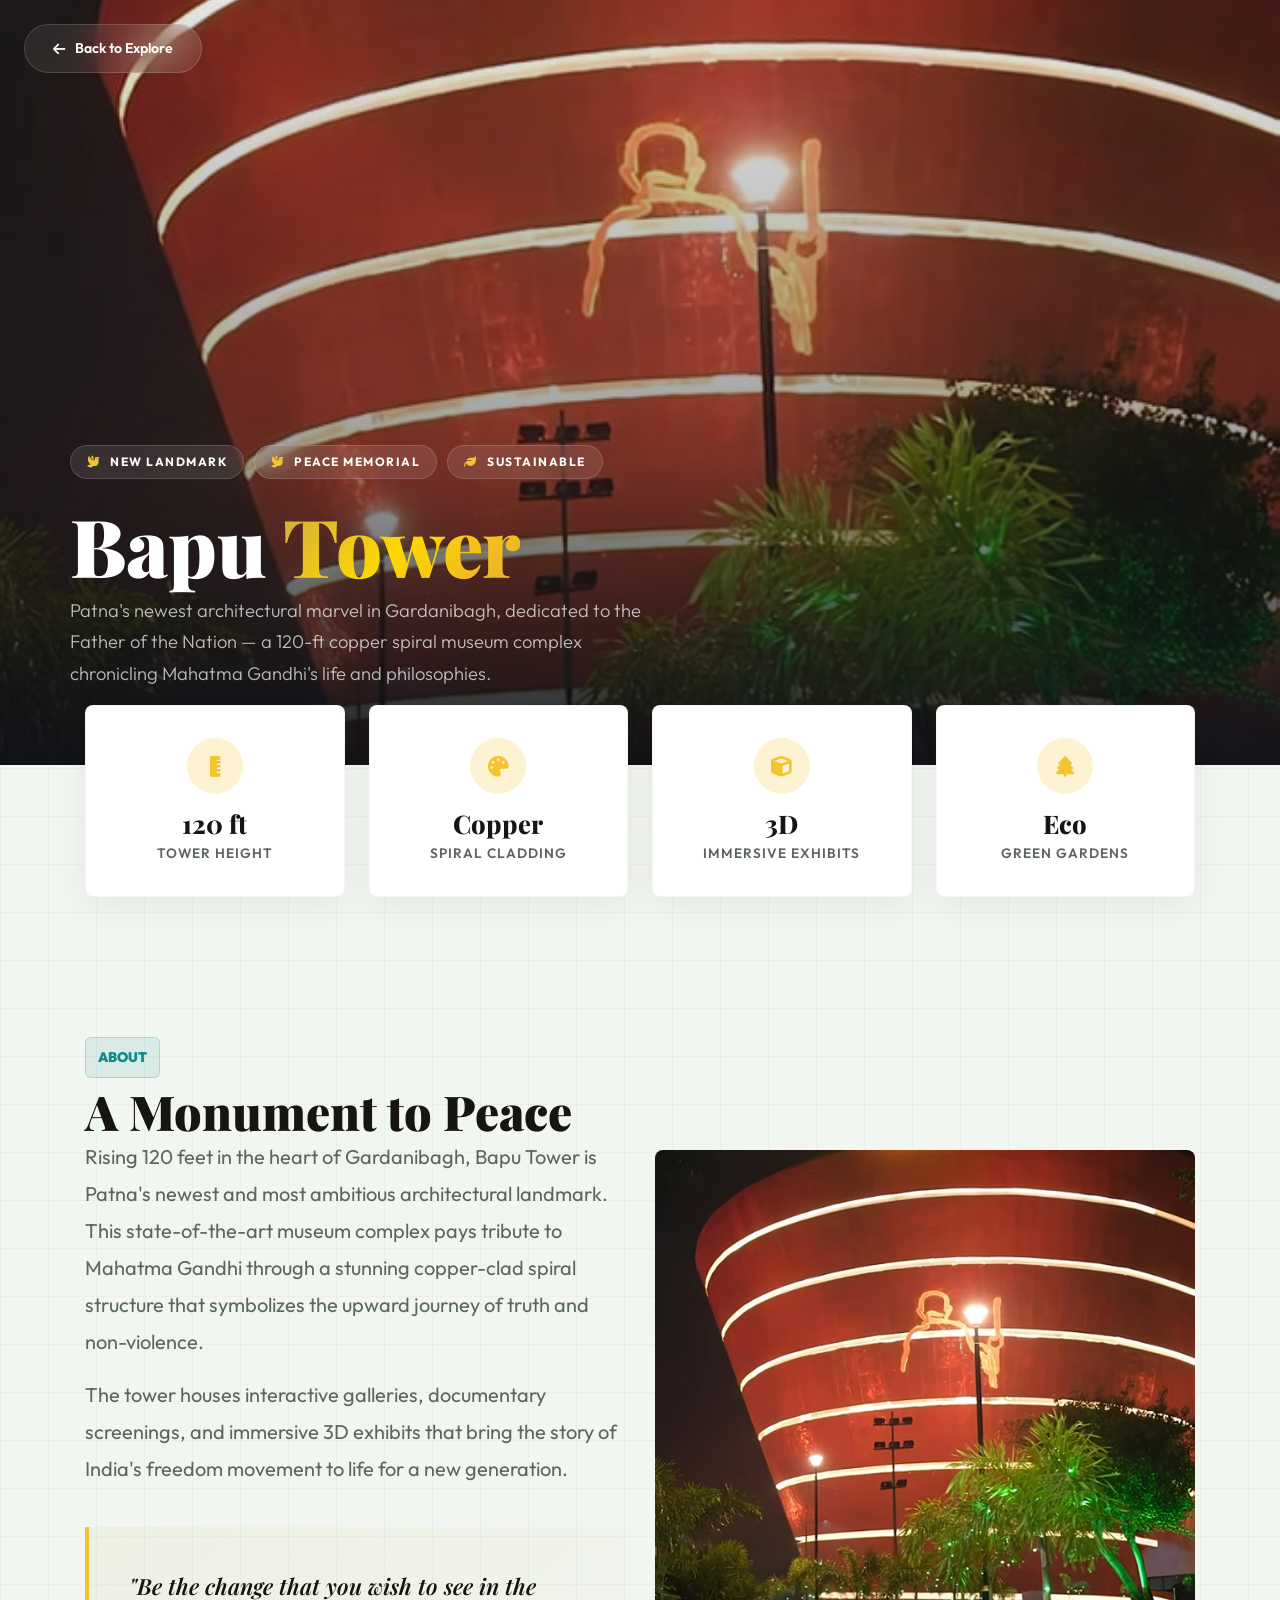
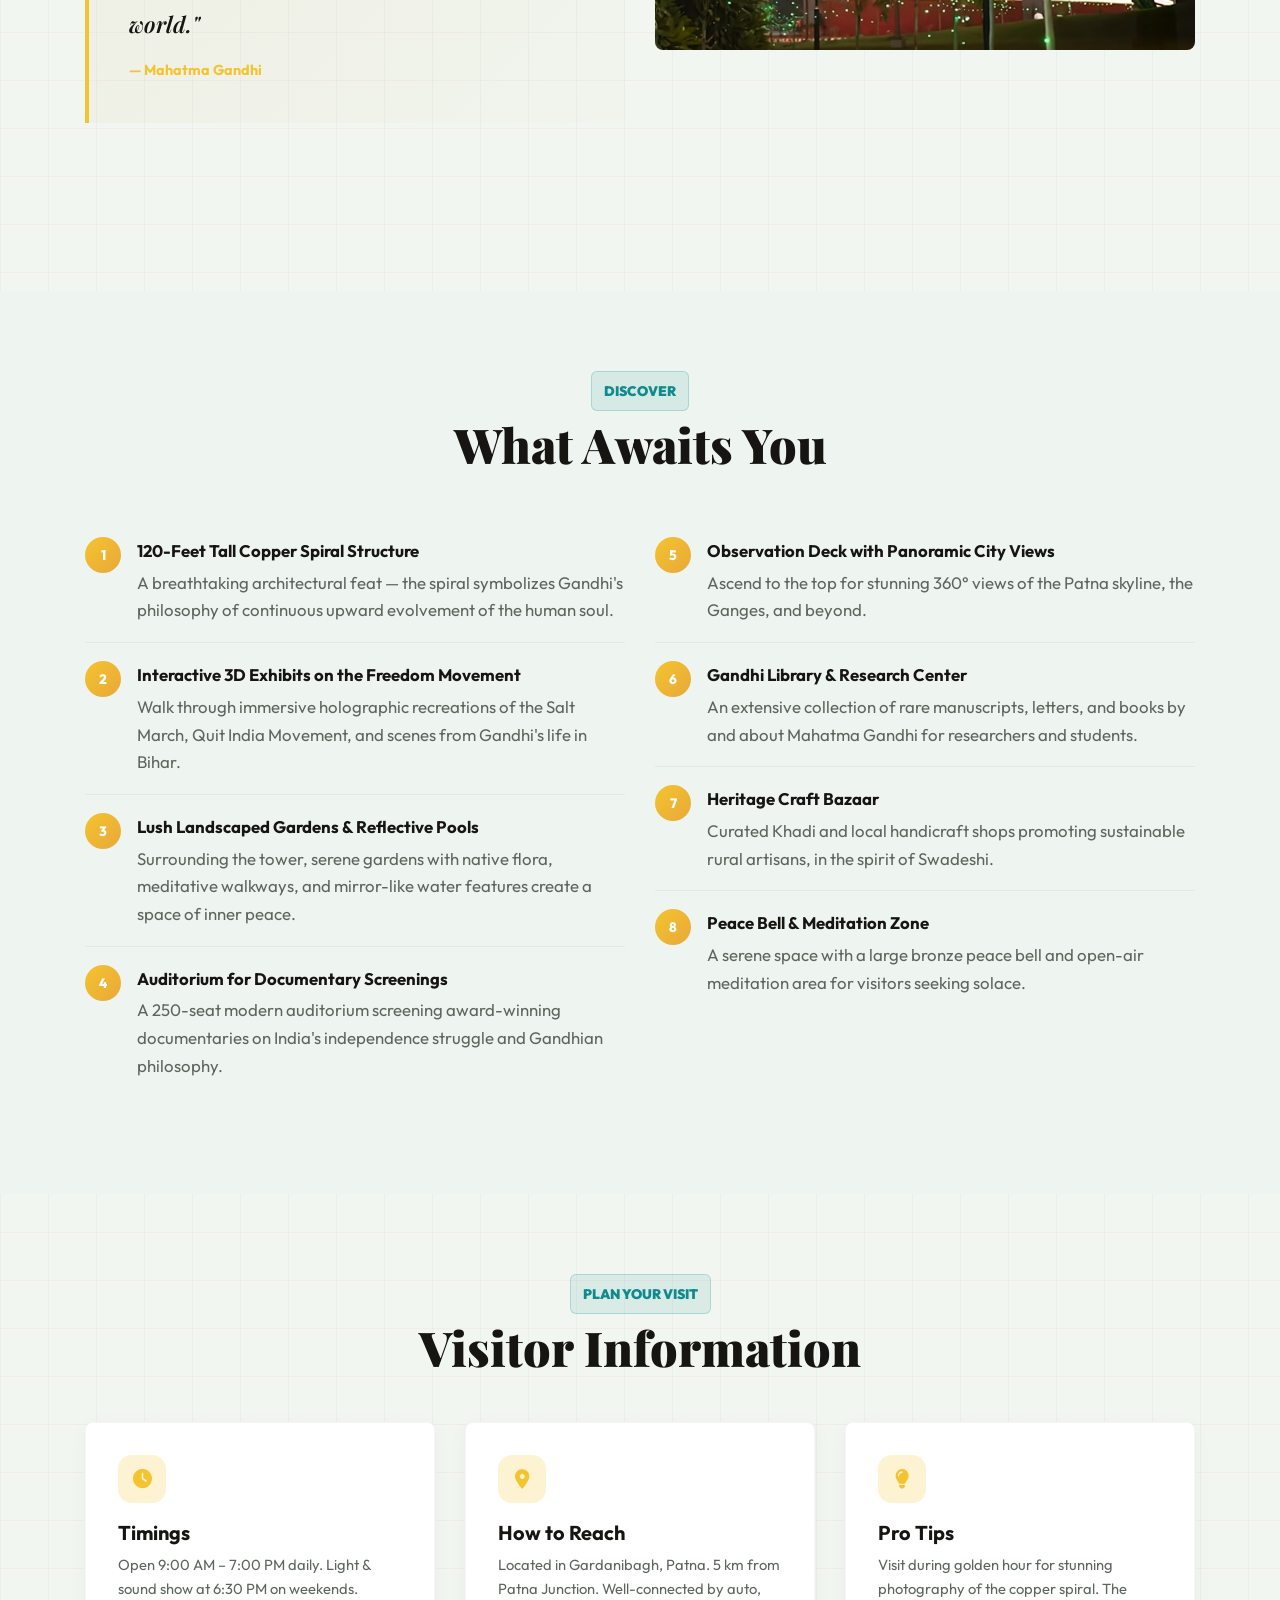
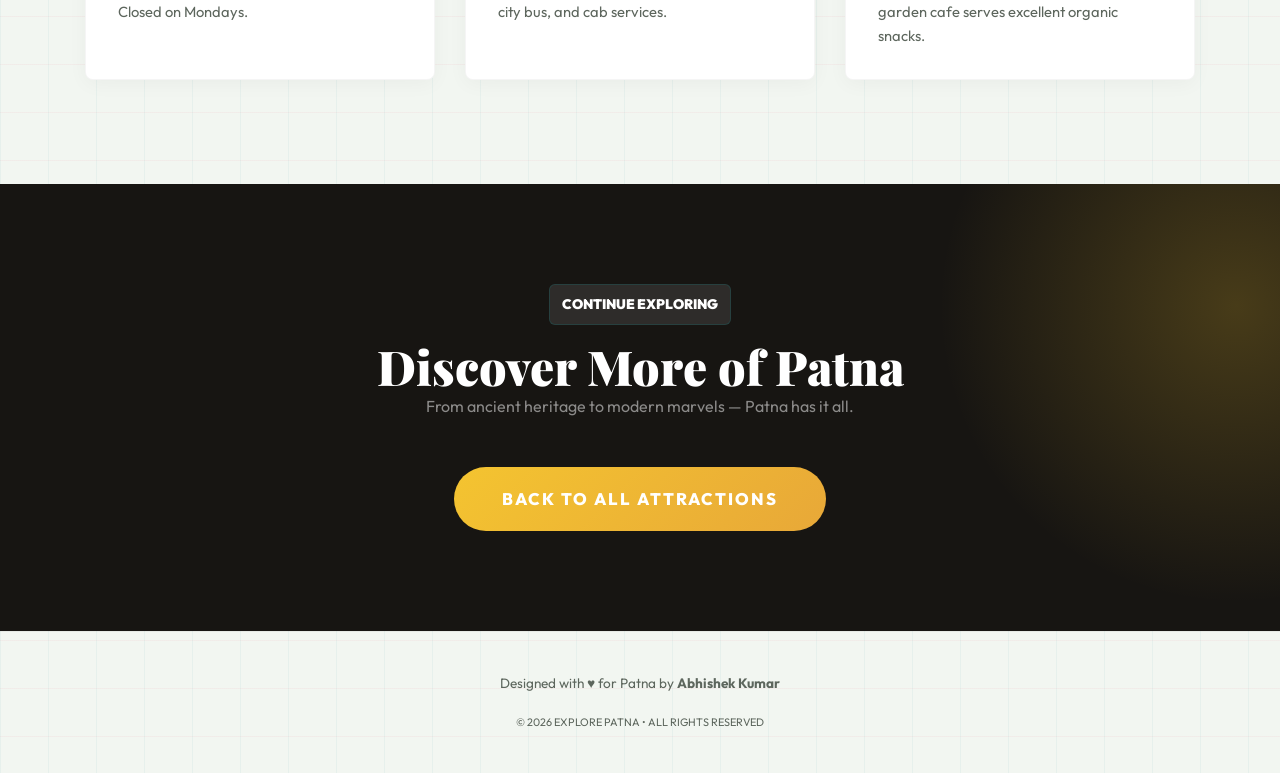
<file: bapu-tower.html>
<!DOCTYPE html>
<html lang="en">
<head>
  <meta charset="UTF-8">
  <meta name="viewport" content="width=device-width, initial-scale=1.0">
  <meta name="description" content="Discover Bapu Tower in Gardanibagh, Patna — a stunning 120-ft copper spiral memorial dedicated to Mahatma Gandhi, featuring immersive 3D exhibits and lush gardens.">
  <title>Bapu Tower | Peace Memorial, Patna</title>
  <link href="https://fonts.googleapis.com/css2?family=Outfit:wght@300;400;500;600;700;800;900&family=Playfair+Display:wght@400;600;700;800;900&display=swap" rel="stylesheet">
  <link rel="stylesheet" href="https://cdnjs.cloudflare.com/ajax/libs/font-awesome/6.4.0/css/all.min.css">
  <link href="https://stackpath.bootstrapcdn.com/bootstrap/4.5.2/css/bootstrap.min.css" rel="stylesheet">
  <link rel="stylesheet" href="style.css">
  <style>
    .detail-hero {
      min-height: 85vh;
      position: relative;
      display: flex;
      align-items: flex-end;
      overflow: hidden;
    }
    .detail-hero-bg {
      position: absolute;
      inset: 0;
      background-size: cover;
      background-position: center;
      background-attachment: fixed;
      z-index: 0;
    }
    .detail-hero-bg::after {
      content: '';
      position: absolute;
      inset: 0;
      background: linear-gradient(to top, rgba(15,17,23,0.95) 0%, rgba(15,17,23,0.4) 40%, rgba(15,17,23,0.1) 100%);
    }
    .detail-hero-content {
      position: relative;
      z-index: 10;
      color: white;
      padding: 80px 0 60px;
      width: 100%;
    }
    .detail-hero-content .badge-group { display: flex; gap: 10px; flex-wrap: wrap; margin-bottom: 1.5rem; }
    .detail-hero-content .badge-item {
      padding: 6px 16px;
      background: rgba(255,255,255,0.1);
      backdrop-filter: blur(12px);
      border: 1px solid rgba(255,255,255,0.15);
      border-radius: 100px;
      font-size: 0.75rem;
      font-weight: 700;
      text-transform: uppercase;
      letter-spacing: 1.5px;
      color: white;
    }
    .detail-hero-content .badge-item i { margin-right: 6px; color: var(--gold); }
    .detail-hero-content h1 {
      font-family: 'Playfair Display', serif;
      font-size: clamp(2.5rem, 7vw, 5rem);
      font-weight: 900;
      line-height: 1.05;
      margin-bottom: 0.5rem;
    }
    .detail-hero-content h1 span {
      background: linear-gradient(135deg, #C9A84C, #FFD700, #E8A838);
      -webkit-background-clip: text;
      background-clip: text;
      -webkit-text-fill-color: transparent;
    }
    .detail-hero-content .subtitle {
      font-size: 1.15rem;
      font-weight: 300;
      color: rgba(255,255,255,0.7);
      max-width: 600px;
      line-height: 1.7;
    }
    .back-btn {
      display: inline-flex;
      align-items: center;
      gap: 10px;
      padding: 12px 28px;
      background: rgba(255,255,255,0.08);
      backdrop-filter: blur(20px);
      border: 1px solid rgba(255,255,255,0.15);
      border-radius: 100px;
      color: white;
      font-weight: 600;
      font-size: 0.88rem;
      text-decoration: none !important;
      transition: var(--transition);
      position: fixed;
      top: 24px;
      left: 24px;
      z-index: 1050;
    }
    .back-btn:hover {
      background: white;
      color: var(--primary);
      transform: translateX(-4px);
      box-shadow: 0 12px 32px rgba(0,0,0,0.2);
    }
    .info-grid {
      display: grid;
      grid-template-columns: repeat(auto-fit, minmax(220px, 1fr));
      gap: 24px;
      margin: -60px 0 60px;
      position: relative;
      z-index: 20;
    }
    .info-card {
      background: var(--card-bg);
      border-radius: var(--radius-md);
      padding: 32px 28px;
      text-align: center;
      border: 1px solid rgba(0,0,0,0.04);
      box-shadow: 0 8px 32px rgba(0,0,0,0.06);
      transition: var(--transition);
    }
    .info-card:hover {
      transform: translateY(-6px);
      box-shadow: 0 16px 48px rgba(0,0,0,0.1);
      border-color: var(--gold);
    }
    .info-card .icon {
      width: 56px;
      height: 56px;
      border-radius: 50%;
      background: var(--gold-glow);
      display: flex;
      align-items: center;
      justify-content: center;
      margin: 0 auto 16px;
      font-size: 1.3rem;
      color: var(--gold);
    }
    .info-card h4 { font-weight: 800; font-size: 1.6rem; margin-bottom: 4px; }
    .info-card p { color: var(--text-muted); font-size: 0.85rem; font-weight: 600; text-transform: uppercase; letter-spacing: 1px; margin: 0; }
    .content-section { padding: 80px 0; }
    .content-section .lead-text {
      font-size: 1.25rem;
      line-height: 1.85;
      color: var(--text-muted);
      max-width: 800px;
    }
    .feature-list { list-style: none; padding: 0; }
    .feature-list li {
      padding: 18px 0;
      border-bottom: 1px solid rgba(0,0,0,0.05);
      display: flex;
      align-items: flex-start;
      gap: 16px;
      font-size: 1.05rem;
    }
    .feature-list li:last-child { border: none; }
    .feature-list li .num {
      width: 36px;
      height: 36px;
      border-radius: 50%;
      background: linear-gradient(135deg, var(--gold), #E8A838);
      color: white;
      display: flex;
      align-items: center;
      justify-content: center;
      font-weight: 800;
      font-size: 0.85rem;
      flex-shrink: 0;
    }
    .gallery-item {
      border-radius: var(--radius-md);
      overflow: hidden;
      height: 240px;
      position: relative;
    }
    .gallery-item img {
      width: 100%;
      height: 100%;
      object-fit: cover;
      transition: transform 0.8s ease;
    }
    .gallery-item:hover img { transform: scale(1.08); }
    .cta-section {
      padding: 100px 0;
      background: var(--secondary);
      color: white;
      text-align: center;
      position: relative;
      overflow: hidden;
    }
    .cta-section::before {
      content: '';
      position: absolute;
      top: -40%;
      right: -20%;
      width: 600px;
      height: 600px;
      background: radial-gradient(circle, var(--gold-glow), transparent 70%);
    }
    .cta-section .btn-explore {
      padding: 18px 48px;
      background: linear-gradient(135deg, var(--gold), #E8A838);
      color: white;
      border: none;
      border-radius: 100px;
      font-weight: 800;
      font-size: 1.05rem;
      text-transform: uppercase;
      letter-spacing: 2px;
      transition: var(--transition);
      text-decoration: none !important;
      display: inline-block;
    }
    .cta-section .btn-explore:hover {
      transform: translateY(-6px);
      box-shadow: 0 16px 40px rgba(201,168,76,0.4);
      color: white;
    }
    .tip-card {
      background: var(--card-bg);
      border-radius: var(--radius-md);
      padding: 32px;
      border: 1px solid rgba(0,0,0,0.04);
      box-shadow: 0 4px 20px rgba(0,0,0,0.04);
      transition: var(--transition);
      height: 100%;
    }
    .tip-card:hover {
      transform: translateY(-6px);
      box-shadow: 0 12px 36px rgba(0,0,0,0.08);
      border-color: var(--gold);
    }
    .tip-card .tip-icon {
      width: 48px;
      height: 48px;
      border-radius: 14px;
      background: var(--gold-glow);
      display: flex;
      align-items: center;
      justify-content: center;
      font-size: 1.2rem;
      color: var(--gold);
      margin-bottom: 18px;
    }
    .tip-card h5 { font-weight: 700; margin-bottom: 8px; }
    .tip-card p { color: var(--text-muted); font-size: 0.92rem; margin: 0; line-height: 1.6; }
    .detail-footer {
      padding: 40px 0;
      text-align: center;
      color: var(--text-muted);
      font-size: 0.85rem;
      border-top: 1px solid rgba(0,0,0,0.05);
    }

    /* Quote */
    .gandhi-quote {
      background: linear-gradient(135deg, rgba(201,168,76,0.08), rgba(201,168,76,0.02));
      border-left: 4px solid var(--gold);
      border-radius: 0 var(--radius-md) var(--radius-md) 0;
      padding: 40px;
      margin: 40px 0;
    }
    .gandhi-quote blockquote {
      font-family: 'Playfair Display', serif;
      font-size: 1.4rem;
      font-style: italic;
      font-weight: 600;
      color: var(--text-main);
      margin: 0;
      line-height: 1.7;
    }
    .gandhi-quote cite {
      display: block;
      margin-top: 16px;
      font-size: 0.9rem;
      color: var(--gold);
      font-weight: 700;
      font-style: normal;
    }

    @media (max-width: 768px) {
      .info-grid { grid-template-columns: repeat(2, 1fr); margin-top: -30px; }
      .back-btn { padding: 10px 20px; font-size: 0.8rem; top: 16px; left: 16px; }
      .detail-hero { min-height: 70vh; }
    }
  </style>
</head>
<body>
  <a href="index.html" class="back-btn"><i class="fas fa-arrow-left"></i> Back to Explore</a>

  <!-- Hero -->
  <section class="detail-hero">
    <div class="detail-hero-bg" style="background-image: url('images/bapu%20tower.jpg');"></div>
    <div class="container detail-hero-content">
      <div class="badge-group">
        <span class="badge-item"><i class="fas fa-dove"></i> New Landmark</span>
        <span class="badge-item"><i class="fas fa-dove"></i> Peace Memorial</span>
        <span class="badge-item"><i class="fas fa-leaf"></i> Sustainable</span>
      </div>
      <h1>Bapu <span>Tower</span></h1>
      <p class="subtitle">Patna's newest architectural marvel in Gardanibagh, dedicated to the Father of the Nation — a 120-ft copper spiral museum complex chronicling Mahatma Gandhi's life and philosophies.</p>
    </div>
  </section>

  <!-- Quick Info -->
  <div class="container">
    <div class="info-grid">
      <div class="info-card">
        <div class="icon"><i class="fas fa-ruler-vertical"></i></div>
        <h4>120 ft</h4>
        <p>Tower Height</p>
      </div>
      <div class="info-card">
        <div class="icon"><i class="fas fa-palette"></i></div>
        <h4>Copper</h4>
        <p>Spiral Cladding</p>
      </div>
      <div class="info-card">
        <div class="icon"><i class="fas fa-cube"></i></div>
        <h4>3D</h4>
        <p>Immersive Exhibits</p>
      </div>
      <div class="info-card">
        <div class="icon"><i class="fas fa-tree"></i></div>
        <h4>Eco</h4>
        <p>Green Gardens</p>
      </div>
    </div>
  </div>

  <!-- About -->
  <section class="content-section">
    <div class="container">
      <div class="row align-items-center">
        <div class="col-lg-6 mb-5">
          <span class="section-badge">About</span>
          <h2 class="section-title">A Monument to Peace</h2>
          <p class="lead-text">
            Rising 120 feet in the heart of Gardanibagh, Bapu Tower is Patna's newest and most ambitious architectural landmark. This state-of-the-art museum complex pays tribute to Mahatma Gandhi through a stunning copper-clad spiral structure that symbolizes the upward journey of truth and non-violence.
          </p>
          <p class="lead-text mt-3">
            The tower houses interactive galleries, documentary screenings, and immersive 3D exhibits that bring the story of India's freedom movement to life for a new generation.
          </p>

          <div class="gandhi-quote">
            <blockquote>"Be the change that you wish to see in the world."</blockquote>
            <cite>— Mahatma Gandhi</cite>
          </div>
        </div>
        <div class="col-lg-6 mb-5">
          <div class="gallery-item" style="height: 500px; border-radius: var(--radius-lg);">
            <img src="images/bapu%20tower.jpg" alt="Bapu Tower Patna">
          </div>
        </div>
      </div>
    </div>
  </section>

  <!-- Features -->
  <section class="content-section" style="background: var(--bg-warm);">
    <div class="container">
      <div class="text-center mb-5">
        <span class="section-badge">Discover</span>
        <h2 class="section-title">What Awaits You</h2>
      </div>
      <div class="row">
        <div class="col-lg-6">
          <ul class="feature-list">
            <li>
              <span class="num">1</span>
              <div>
                <strong>120-Feet Tall Copper Spiral Structure</strong>
                <p class="text-muted mt-1 mb-0">A breathtaking architectural feat — the spiral symbolizes Gandhi's philosophy of continuous upward evolvement of the human soul.</p>
              </div>
            </li>
            <li>
              <span class="num">2</span>
              <div>
                <strong>Interactive 3D Exhibits on the Freedom Movement</strong>
                <p class="text-muted mt-1 mb-0">Walk through immersive holographic recreations of the Salt March, Quit India Movement, and scenes from Gandhi's life in Bihar.</p>
              </div>
            </li>
            <li>
              <span class="num">3</span>
              <div>
                <strong>Lush Landscaped Gardens & Reflective Pools</strong>
                <p class="text-muted mt-1 mb-0">Surrounding the tower, serene gardens with native flora, meditative walkways, and mirror-like water features create a space of inner peace.</p>
              </div>
            </li>
            <li>
              <span class="num">4</span>
              <div>
                <strong>Auditorium for Documentary Screenings</strong>
                <p class="text-muted mt-1 mb-0">A 250-seat modern auditorium screening award-winning documentaries on India's independence struggle and Gandhian philosophy.</p>
              </div>
            </li>
          </ul>
        </div>
        <div class="col-lg-6">
          <ul class="feature-list">
            <li>
              <span class="num">5</span>
              <div>
                <strong>Observation Deck with Panoramic City Views</strong>
                <p class="text-muted mt-1 mb-0">Ascend to the top for stunning 360° views of the Patna skyline, the Ganges, and beyond.</p>
              </div>
            </li>
            <li>
              <span class="num">6</span>
              <div>
                <strong>Gandhi Library & Research Center</strong>
                <p class="text-muted mt-1 mb-0">An extensive collection of rare manuscripts, letters, and books by and about Mahatma Gandhi for researchers and students.</p>
              </div>
            </li>
            <li>
              <span class="num">7</span>
              <div>
                <strong>Heritage Craft Bazaar</strong>
                <p class="text-muted mt-1 mb-0">Curated Khadi and local handicraft shops promoting sustainable rural artisans, in the spirit of Swadeshi.</p>
              </div>
            </li>
            <li>
              <span class="num">8</span>
              <div>
                <strong>Peace Bell & Meditation Zone</strong>
                <p class="text-muted mt-1 mb-0">A serene space with a large bronze peace bell and open-air meditation area for visitors seeking solace.</p>
              </div>
            </li>
          </ul>
        </div>
      </div>
    </div>
  </section>

  <!-- Visitor Tips -->
  <section class="content-section">
    <div class="container">
      <div class="text-center mb-5">
        <span class="section-badge">Plan Your Visit</span>
        <h2 class="section-title">Visitor Information</h2>
      </div>
      <div class="row">
        <div class="col-md-4 mb-4">
          <div class="tip-card">
            <div class="tip-icon"><i class="fas fa-clock"></i></div>
            <h5>Timings</h5>
            <p>Open 9:00 AM – 7:00 PM daily. Light & sound show at 6:30 PM on weekends. Closed on Mondays.</p>
          </div>
        </div>
        <div class="col-md-4 mb-4">
          <div class="tip-card">
            <div class="tip-icon"><i class="fas fa-location-dot"></i></div>
            <h5>How to Reach</h5>
            <p>Located in Gardanibagh, Patna. 5 km from Patna Junction. Well-connected by auto, city bus, and cab services.</p>
          </div>
        </div>
        <div class="col-md-4 mb-4">
          <div class="tip-card">
            <div class="tip-icon"><i class="fas fa-lightbulb"></i></div>
            <h5>Pro Tips</h5>
            <p>Visit during golden hour for stunning photography of the copper spiral. The garden cafe serves excellent organic snacks.</p>
          </div>
        </div>
      </div>
    </div>
  </section>

  <!-- CTA -->
  <section class="cta-section">
    <div class="container position-relative" style="z-index: 5;">
      <span class="section-badge text-white" style="background: rgba(255,255,255,0.1);">Continue Exploring</span>
      <h2 class="section-title text-white mt-3">Discover More of Patna</h2>
      <p class="text-white-50 mb-5 mx-auto" style="max-width: 500px;">From ancient heritage to modern marvels — Patna has it all.</p>
      <a href="index.html" class="btn-explore">Back to All Attractions</a>
    </div>
  </section>

  <footer class="detail-footer">
    <p>Designed with &hearts; for Patna by <strong>Abhishek Kumar</strong></p>
    <small>© 2026 EXPLORE PATNA • ALL RIGHTS RESERVED</small>
  </footer>

  <script src="https://code.jquery.com/jquery-3.5.1.min.js"></script>
  <script src="https://stackpath.bootstrapcdn.com/bootstrap/4.5.2/js/bootstrap.min.js"></script>
  <script>
    const savedTheme = localStorage.getItem('theme') || 'light';
    document.documentElement.setAttribute('data-theme', savedTheme);
    window.addEventListener('scroll', () => {
      const hero = document.querySelector('.detail-hero-bg');
      if (hero) hero.style.transform = `translateY(${window.scrollY * 0.35}px)`;
    });
    const observer = new IntersectionObserver((entries) => {
      entries.forEach(entry => {
        if (entry.isIntersecting) {
          entry.target.style.opacity = '1';
          entry.target.style.transform = 'translateY(0)';
        }
      });
    }, { threshold: 0.1 });
    document.querySelectorAll('.info-card, .tip-card, .feature-list li').forEach(el => {
      el.style.opacity = '0';
      el.style.transform = 'translateY(30px)';
      el.style.transition = 'all 0.6s cubic-bezier(0.22, 1, 0.36, 1)';
      observer.observe(el);
    });
  </script>
</body>
</html>
</file>
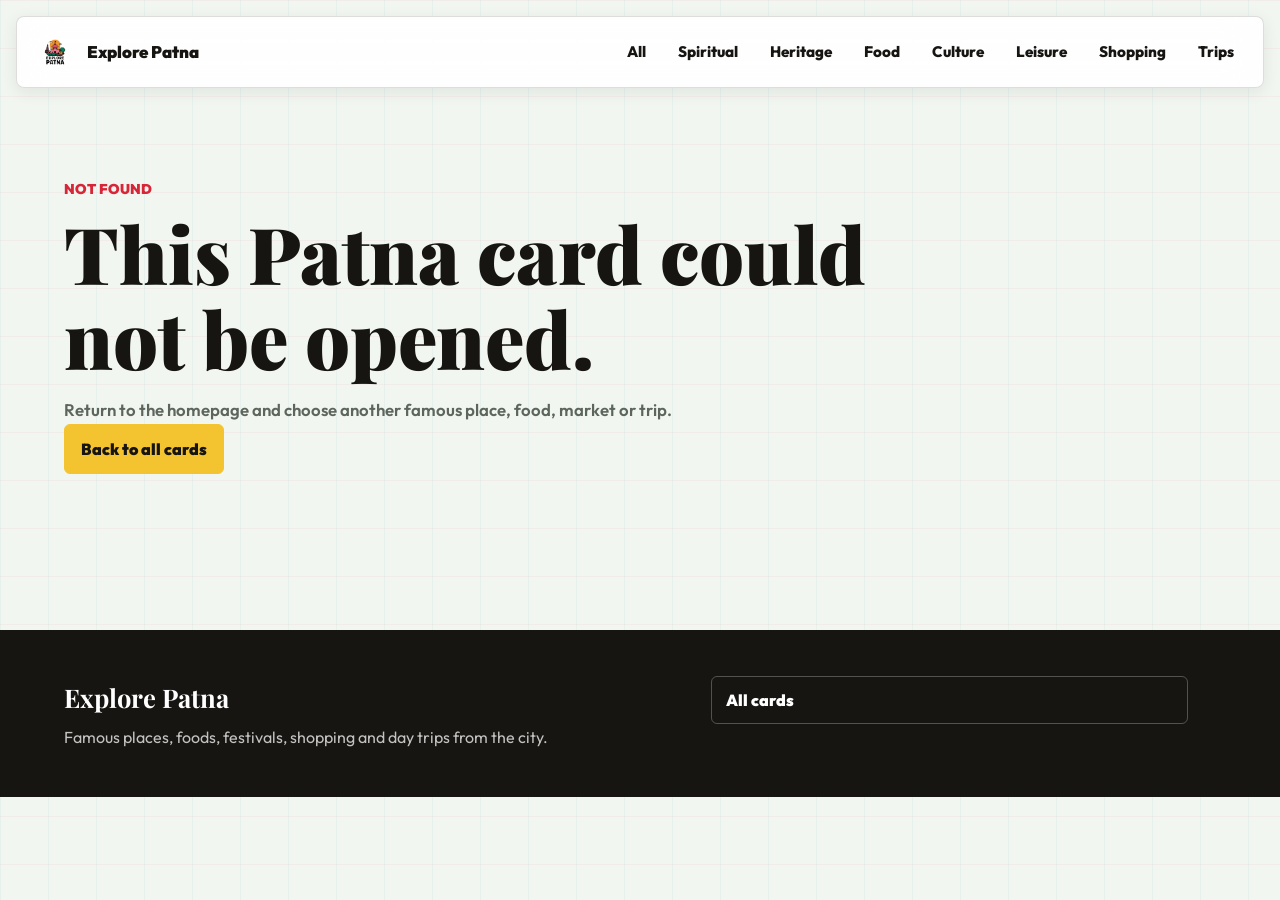
<file: detail.html>
<!DOCTYPE html>
<html lang="en">
<head>
  <meta charset="UTF-8">
  <meta name="viewport" content="width=device-width, initial-scale=1.0">
  <meta name="description" content="Detailed Explore Patna card page with visitor notes and related places.">
  <title>Patna Detail | Explore Patna</title>
  <link rel="icon" type="image/png" href="images/logo_prev_ui.png">
  <link rel="preconnect" href="https://fonts.googleapis.com">
  <link rel="preconnect" href="https://fonts.gstatic.com" crossorigin>
  <link href="https://fonts.googleapis.com/css2?family=Outfit:wght@400;500;600;700;800;900&amp;family=Playfair+Display:wght@700;800;900&amp;display=swap" rel="stylesheet">
  <link rel="stylesheet" href="style.css">
</head>
<body>
  <header class="site-header" data-header>
    <a class="brand" href="index.html#home" aria-label="Explore Patna home">
      <img src="images/logo_prev_ui.png" alt="Explore Patna logo">
      <span>Explore Patna</span>
    </a>
    <button class="menu-toggle" type="button" aria-expanded="false" aria-controls="site-menu" data-menu-toggle>
      <span class="sr-only">Toggle menu</span>
    </button>
    <nav class="site-menu" id="site-menu" data-menu>
      <a href="index.html#famous">All</a>
      <a href="spiritual.html">Spiritual</a>
      <a href="heritage.html">Heritage</a>
      <a href="food.html">Food</a>
      <a href="culture.html">Culture</a>
      <a href="leisure.html">Leisure</a>
      <a href="shopping.html">Shopping</a>
      <a href="trips.html">Trips</a>
    </nav>
  </header>

  <main data-detail-root></main>

  <footer class="site-footer">
    <div>
      <strong>Explore Patna</strong>
      <p>Famous places, foods, festivals, shopping and day trips from the city.</p>
    </div>
    <a href="index.html#famous">All cards</a>
  </footer>

  <script src="patna-data.js"></script>
  <script src="script.js"></script>
</body>
</html>
</file>
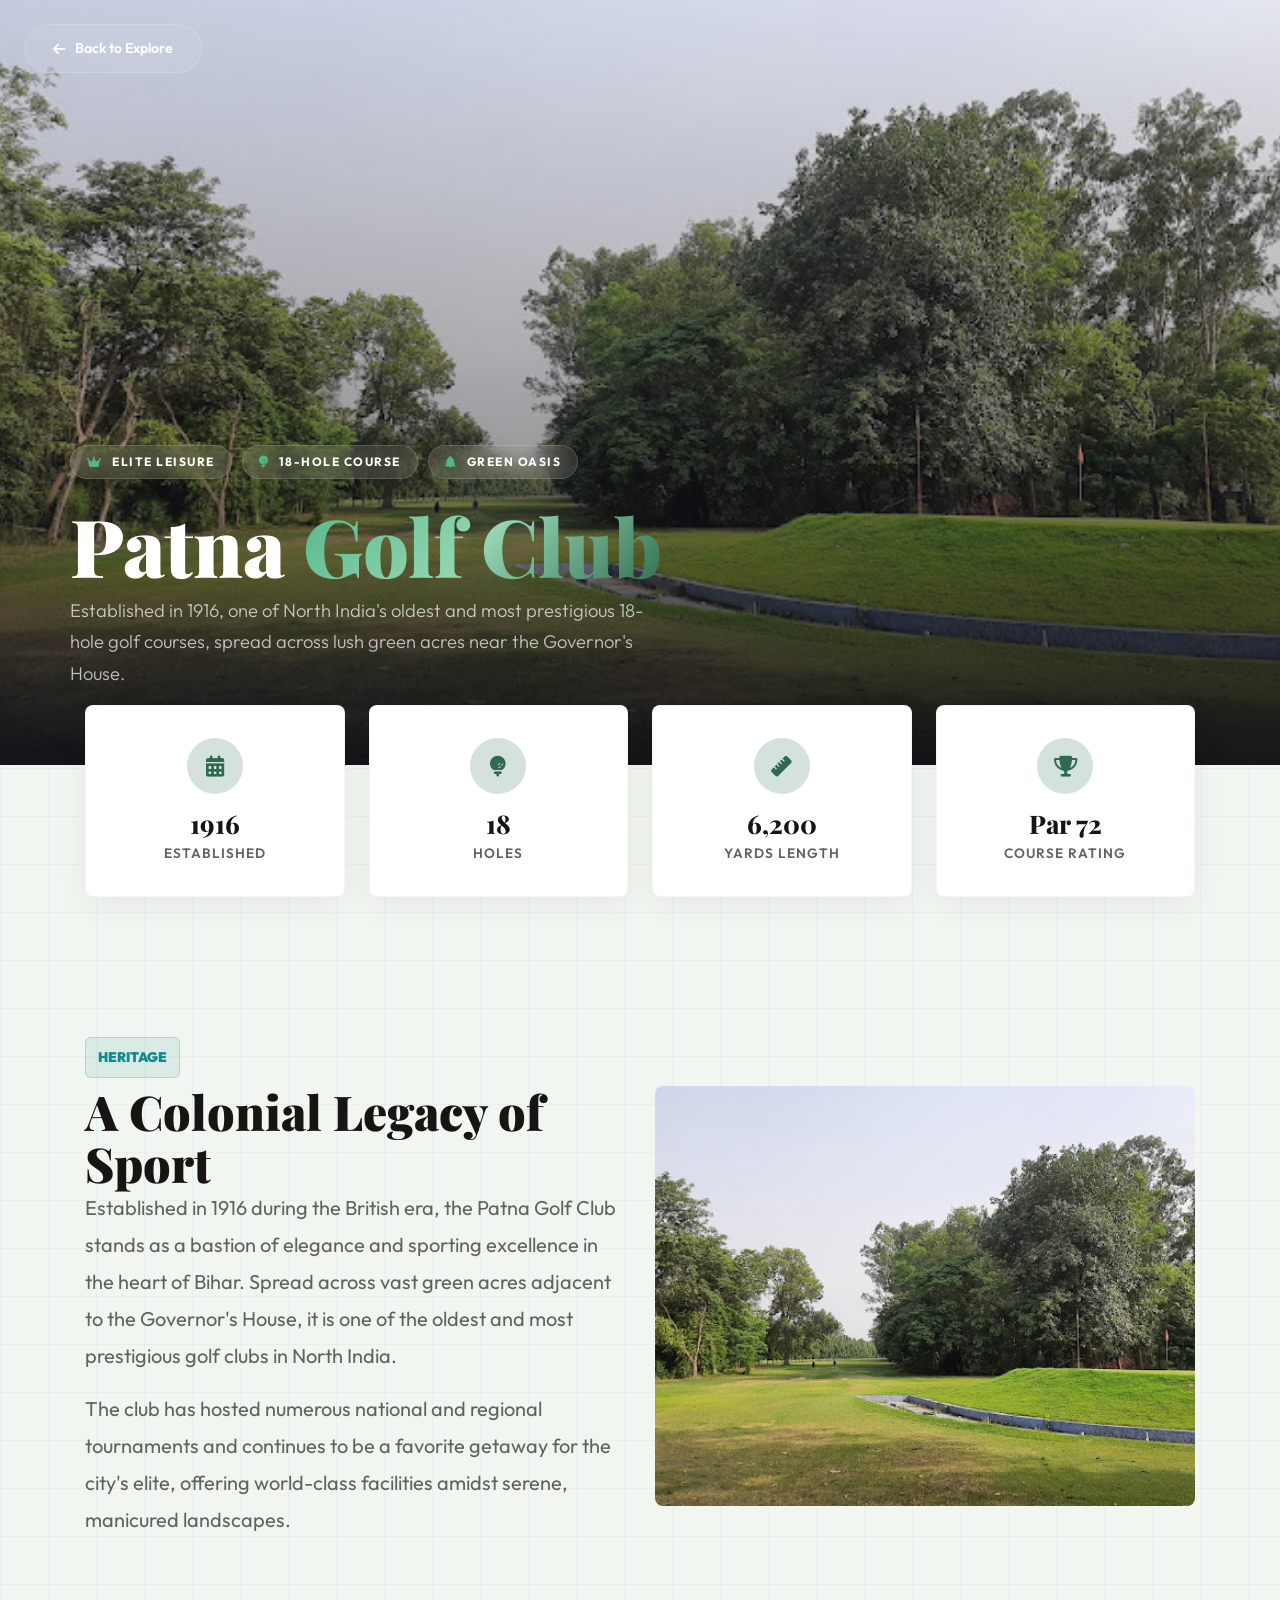
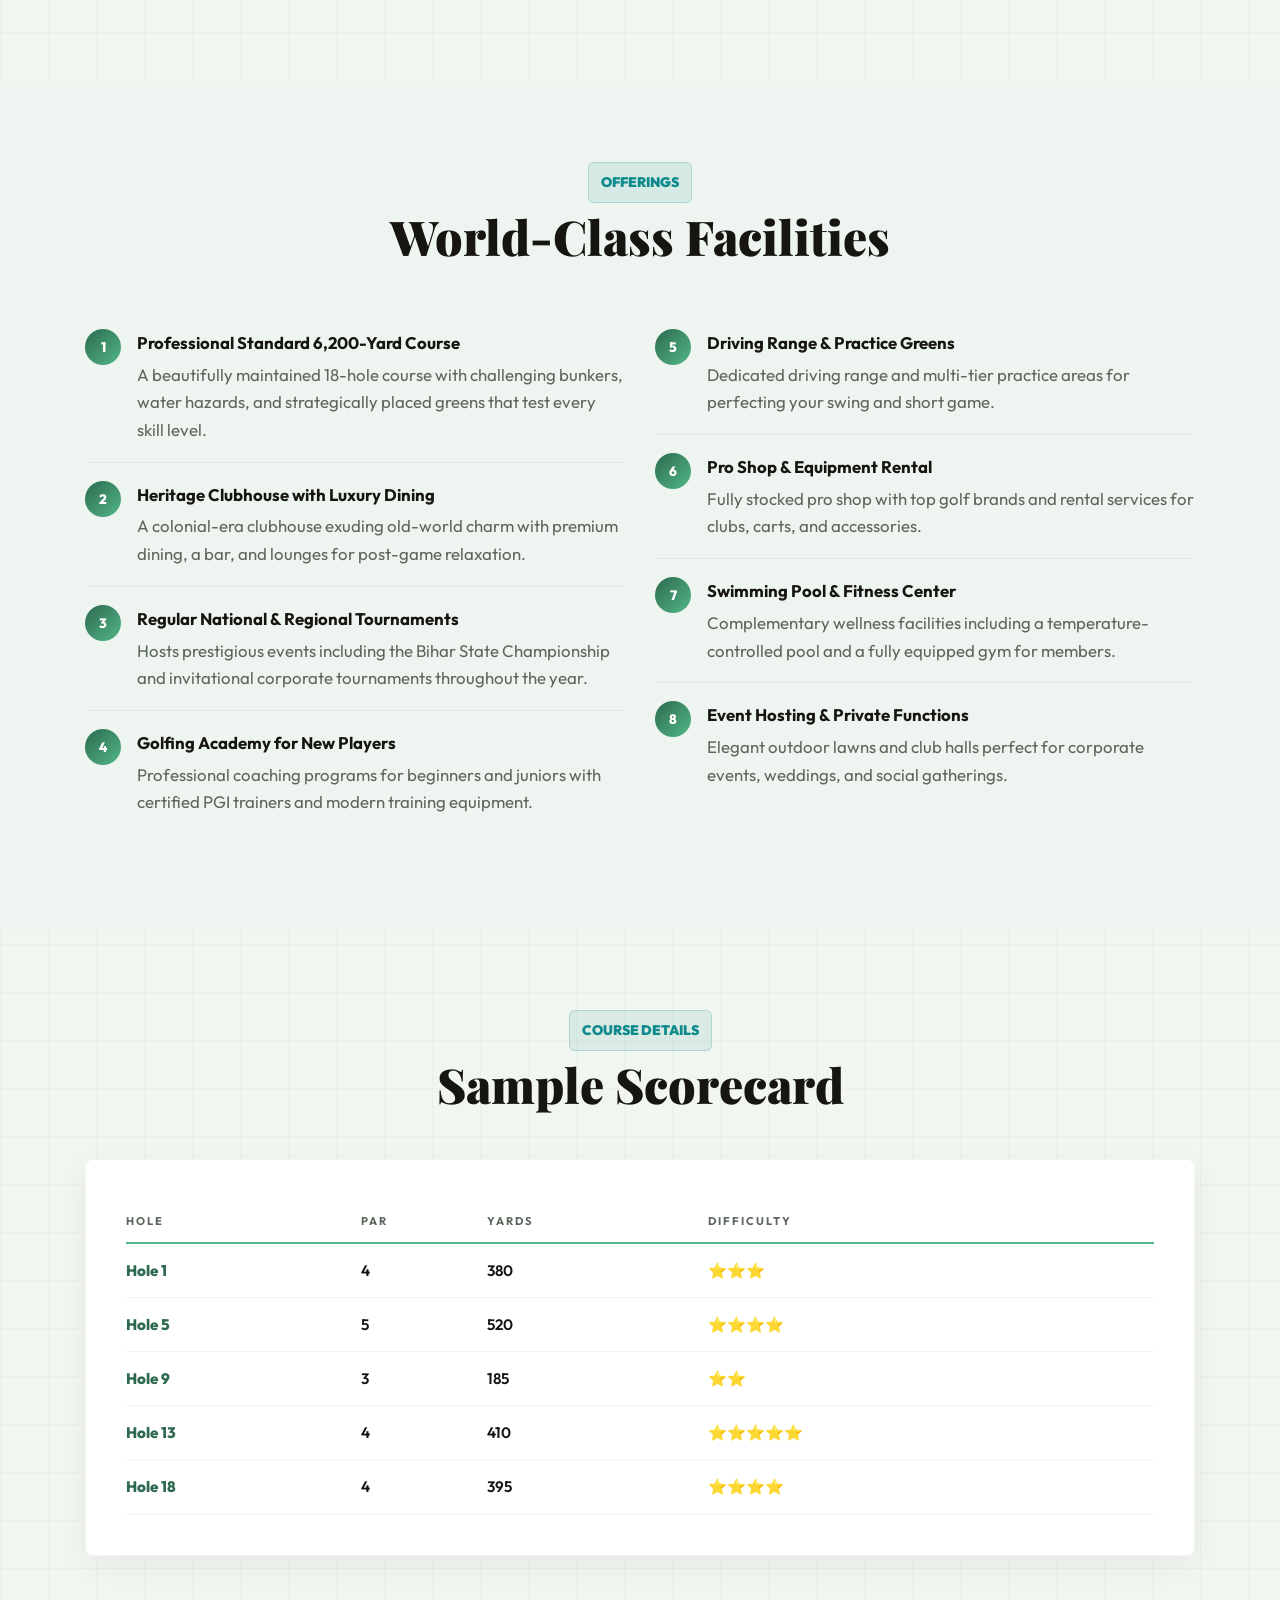
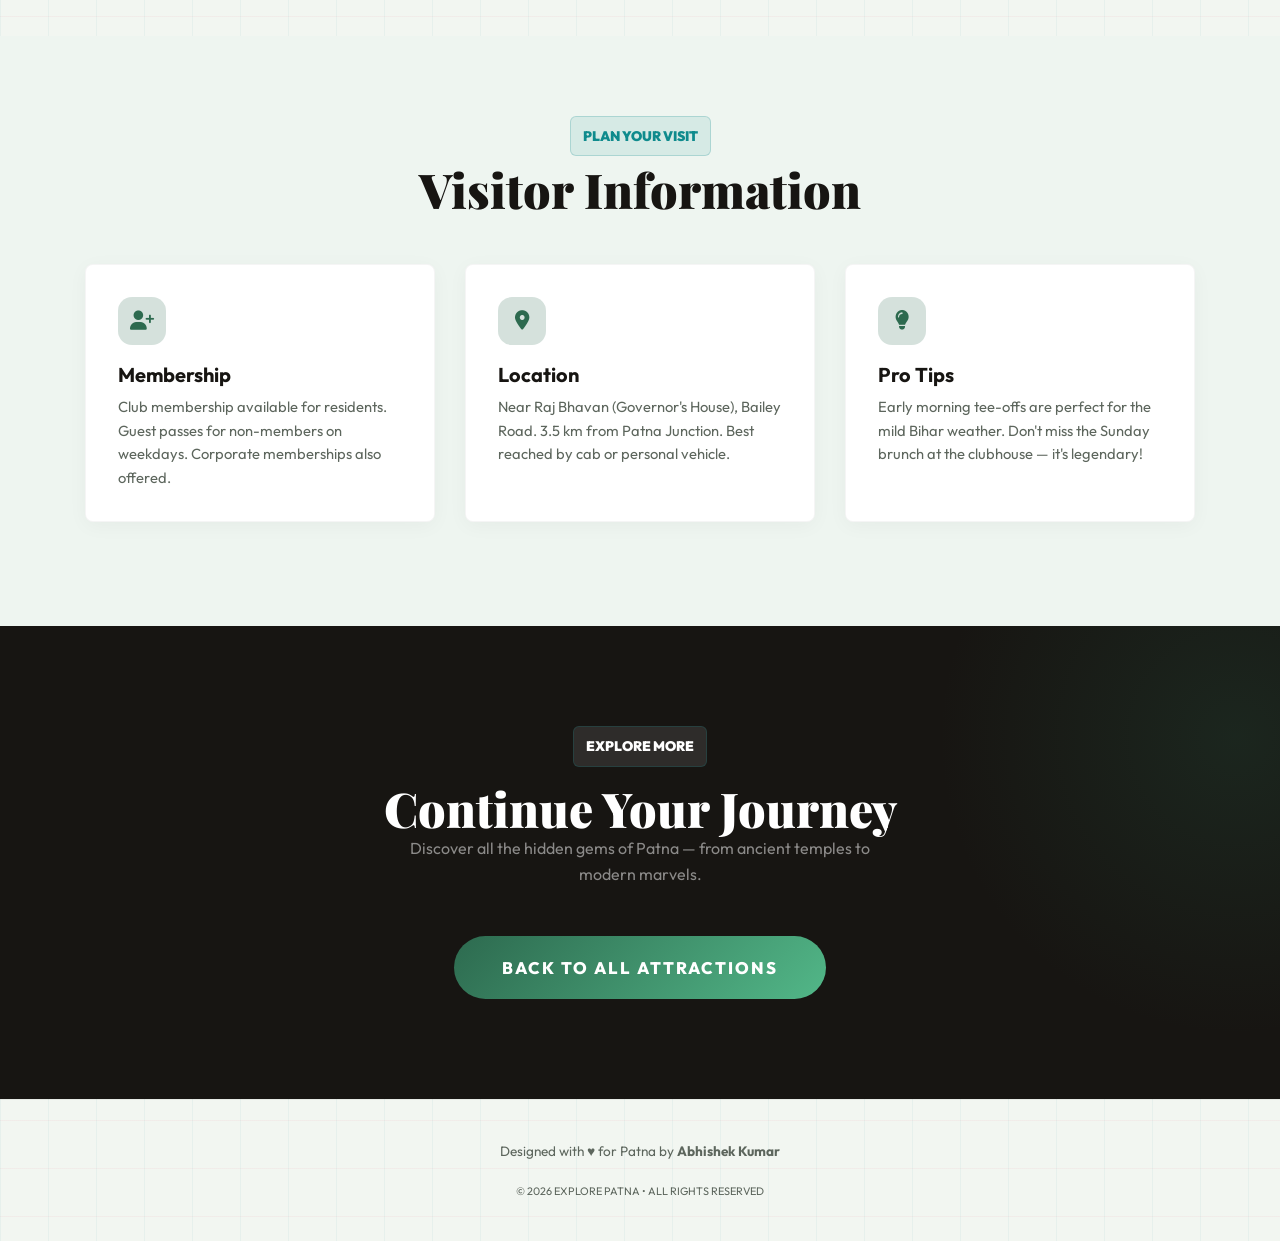
<file: golf-club.html>
<!DOCTYPE html>
<html lang="en">
<head>
  <meta charset="UTF-8">
  <meta name="viewport" content="width=device-width, initial-scale=1.0">
  <meta name="description" content="Explore the historic Patna Golf Club — established in 1916, one of North India's most prestigious 18-hole golf courses near the Governor's House.">
  <title>Patna Golf Club | Colonial Legacy, Elite Leisure</title>
  <link href="https://fonts.googleapis.com/css2?family=Outfit:wght@300;400;500;600;700;800;900&family=Playfair+Display:wght@400;600;700;800;900&display=swap" rel="stylesheet">
  <link rel="stylesheet" href="https://cdnjs.cloudflare.com/ajax/libs/font-awesome/6.4.0/css/all.min.css">
  <link href="https://stackpath.bootstrapcdn.com/bootstrap/4.5.2/css/bootstrap.min.css" rel="stylesheet">
  <link rel="stylesheet" href="style.css">
  <style>
    :root { --green: #2D6A4F; --green-light: #52B788; --green-glow: rgba(45,106,79,0.2); }

    .detail-hero {
      min-height: 85vh;
      position: relative;
      display: flex;
      align-items: flex-end;
      overflow: hidden;
    }
    .detail-hero-bg {
      position: absolute; inset: 0;
      background-size: cover; background-position: center; background-attachment: fixed;
      z-index: 0;
    }
    .detail-hero-bg::after {
      content: '';
      position: absolute; inset: 0;
      background: linear-gradient(to top, rgba(15,17,23,0.95) 0%, rgba(15,17,23,0.35) 40%, rgba(15,17,23,0.05) 100%);
    }
    .detail-hero-content {
      position: relative; z-index: 10; color: white; padding: 80px 0 60px; width: 100%;
    }
    .detail-hero-content .badge-group { display: flex; gap: 10px; flex-wrap: wrap; margin-bottom: 1.5rem; }
    .detail-hero-content .badge-item {
      padding: 6px 16px;
      background: rgba(255,255,255,0.1);
      backdrop-filter: blur(12px);
      border: 1px solid rgba(255,255,255,0.15);
      border-radius: 100px;
      font-size: 0.75rem; font-weight: 700;
      text-transform: uppercase; letter-spacing: 1.5px; color: white;
    }
    .detail-hero-content .badge-item i { margin-right: 6px; color: var(--green-light); }
    .detail-hero-content h1 {
      font-family: 'Playfair Display', serif;
      font-size: clamp(2.5rem, 7vw, 5rem);
      font-weight: 900; line-height: 1.05; margin-bottom: 0.5rem;
    }
    .detail-hero-content h1 span {
      background: linear-gradient(135deg, #52B788, #95D5B2, #2D6A4F);
      -webkit-background-clip: text; background-clip: text; -webkit-text-fill-color: transparent;
    }
    .detail-hero-content .subtitle {
      font-size: 1.15rem; font-weight: 300; color: rgba(255,255,255,0.7); max-width: 600px; line-height: 1.7;
    }
    .back-btn {
      display: inline-flex; align-items: center; gap: 10px;
      padding: 12px 28px;
      background: rgba(255,255,255,0.08);
      backdrop-filter: blur(20px);
      border: 1px solid rgba(255,255,255,0.15);
      border-radius: 100px; color: white; font-weight: 600; font-size: 0.88rem;
      text-decoration: none !important;
      transition: var(--transition);
      position: fixed; top: 24px; left: 24px; z-index: 1050;
    }
    .back-btn:hover { background: white; color: var(--green); transform: translateX(-4px); box-shadow: 0 12px 32px rgba(0,0,0,0.2); }
    .info-grid {
      display: grid;
      grid-template-columns: repeat(auto-fit, minmax(220px, 1fr));
      gap: 24px; margin: -60px 0 60px; position: relative; z-index: 20;
    }
    .info-card {
      background: var(--card-bg);
      border-radius: var(--radius-md);
      padding: 32px 28px; text-align: center;
      border: 1px solid rgba(0,0,0,0.04);
      box-shadow: 0 8px 32px rgba(0,0,0,0.06);
      transition: var(--transition);
    }
    .info-card:hover { transform: translateY(-6px); box-shadow: 0 16px 48px rgba(0,0,0,0.1); border-color: var(--green-light); }
    .info-card .icon {
      width: 56px; height: 56px; border-radius: 50%;
      background: var(--green-glow);
      display: flex; align-items: center; justify-content: center;
      margin: 0 auto 16px; font-size: 1.3rem; color: var(--green);
    }
    .info-card h4 { font-weight: 800; font-size: 1.6rem; margin-bottom: 4px; }
    .info-card p { color: var(--text-muted); font-size: 0.85rem; font-weight: 600; text-transform: uppercase; letter-spacing: 1px; margin: 0; }
    .content-section { padding: 80px 0; }
    .content-section .lead-text { font-size: 1.25rem; line-height: 1.85; color: var(--text-muted); max-width: 800px; }
    .feature-list { list-style: none; padding: 0; }
    .feature-list li {
      padding: 18px 0; border-bottom: 1px solid rgba(0,0,0,0.05);
      display: flex; align-items: flex-start; gap: 16px; font-size: 1.05rem;
    }
    .feature-list li:last-child { border: none; }
    .feature-list li .num {
      width: 36px; height: 36px; border-radius: 50%;
      background: linear-gradient(135deg, var(--green), var(--green-light));
      color: white;
      display: flex; align-items: center; justify-content: center;
      font-weight: 800; font-size: 0.85rem; flex-shrink: 0;
    }
    .gallery-item {
      border-radius: var(--radius-md); overflow: hidden; height: 240px; position: relative;
    }
    .gallery-item img { width: 100%; height: 100%; object-fit: cover; transition: transform 0.8s ease; }
    .gallery-item:hover img { transform: scale(1.08); }
    .cta-section {
      padding: 100px 0; background: var(--secondary); color: white;
      text-align: center; position: relative; overflow: hidden;
    }
    .cta-section::before {
      content: '';
      position: absolute; top: -40%; right: -20%; width: 600px; height: 600px;
      background: radial-gradient(circle, var(--green-glow), transparent 70%);
    }
    .cta-section .btn-explore {
      padding: 18px 48px;
      background: linear-gradient(135deg, var(--green), var(--green-light));
      color: white; border: none; border-radius: 100px;
      font-weight: 800; font-size: 1.05rem; text-transform: uppercase; letter-spacing: 2px;
      transition: var(--transition); text-decoration: none !important; display: inline-block;
    }
    .cta-section .btn-explore:hover { transform: translateY(-6px); box-shadow: 0 16px 40px rgba(45,106,79,0.4); color: white; }
    .tip-card {
      background: var(--card-bg);
      border-radius: var(--radius-md); padding: 32px;
      border: 1px solid rgba(0,0,0,0.04);
      box-shadow: 0 4px 20px rgba(0,0,0,0.04);
      transition: var(--transition); height: 100%;
    }
    .tip-card:hover { transform: translateY(-6px); box-shadow: 0 12px 36px rgba(0,0,0,0.08); border-color: var(--green-light); }
    .tip-card .tip-icon {
      width: 48px; height: 48px; border-radius: 14px;
      background: var(--green-glow);
      display: flex; align-items: center; justify-content: center;
      font-size: 1.2rem; color: var(--green); margin-bottom: 18px;
    }
    .tip-card h5 { font-weight: 700; margin-bottom: 8px; }
    .tip-card p { color: var(--text-muted); font-size: 0.92rem; margin: 0; line-height: 1.6; }
    .detail-footer {
      padding: 40px 0; text-align: center;
      color: var(--text-muted); font-size: 0.85rem;
      border-top: 1px solid rgba(0,0,0,0.05);
    }

    /* Golf Scorecard */
    .scorecard {
      background: var(--card-bg);
      border-radius: var(--radius-lg);
      padding: 40px;
      border: 1px solid rgba(0,0,0,0.04);
      box-shadow: 0 8px 32px rgba(0,0,0,0.06);
    }
    .scorecard table { width: 100%; }
    .scorecard th {
      font-size: 0.7rem;
      text-transform: uppercase;
      letter-spacing: 2px;
      color: var(--text-muted);
      font-weight: 700;
      padding: 12px 0;
      border-bottom: 2px solid var(--green-light);
    }
    .scorecard td {
      padding: 14px 0;
      font-weight: 600;
      font-size: 0.95rem;
      border-bottom: 1px solid rgba(0,0,0,0.04);
    }
    .scorecard td:first-child { color: var(--green); font-weight: 800; }

    @media (max-width: 768px) {
      .info-grid { grid-template-columns: repeat(2, 1fr); margin-top: -30px; }
      .back-btn { padding: 10px 20px; font-size: 0.8rem; top: 16px; left: 16px; }
      .detail-hero { min-height: 70vh; }
      .scorecard { padding: 20px; overflow-x: auto; }
    }
  </style>
</head>
<body>
  <a href="index.html" class="back-btn"><i class="fas fa-arrow-left"></i> Back to Explore</a>

  <!-- Hero -->
  <section class="detail-hero">
    <div class="detail-hero-bg" style="background-image: url('images/golf%20club.jpg');"></div>
    <div class="container detail-hero-content">
      <div class="badge-group">
        <span class="badge-item"><i class="fas fa-crown"></i> Elite Leisure</span>
        <span class="badge-item"><i class="fas fa-golf-ball-tee"></i> 18-Hole Course</span>
        <span class="badge-item"><i class="fas fa-tree"></i> Green Oasis</span>
      </div>
      <h1>Patna <span>Golf Club</span></h1>
      <p class="subtitle">Established in 1916, one of North India's oldest and most prestigious 18-hole golf courses, spread across lush green acres near the Governor's House.</p>
    </div>
  </section>

  <!-- Quick Info -->
  <div class="container">
    <div class="info-grid">
      <div class="info-card">
        <div class="icon"><i class="fas fa-calendar-alt"></i></div>
        <h4>1916</h4>
        <p>Established</p>
      </div>
      <div class="info-card">
        <div class="icon"><i class="fas fa-golf-ball-tee"></i></div>
        <h4>18</h4>
        <p>Holes</p>
      </div>
      <div class="info-card">
        <div class="icon"><i class="fas fa-ruler"></i></div>
        <h4>6,200</h4>
        <p>Yards Length</p>
      </div>
      <div class="info-card">
        <div class="icon"><i class="fas fa-trophy"></i></div>
        <h4>Par 72</h4>
        <p>Course Rating</p>
      </div>
    </div>
  </div>

  <!-- About -->
  <section class="content-section">
    <div class="container">
      <div class="row align-items-center">
        <div class="col-lg-6 mb-5">
          <span class="section-badge">Heritage</span>
          <h2 class="section-title">A Colonial Legacy of Sport</h2>
          <p class="lead-text">
            Established in 1916 during the British era, the Patna Golf Club stands as a bastion of elegance and sporting excellence in the heart of Bihar. Spread across vast green acres adjacent to the Governor's House, it is one of the oldest and most prestigious golf clubs in North India.
          </p>
          <p class="lead-text mt-3">
            The club has hosted numerous national and regional tournaments and continues to be a favorite getaway for the city's elite, offering world-class facilities amidst serene, manicured landscapes.
          </p>
        </div>
        <div class="col-lg-6 mb-5">
          <div class="gallery-item" style="height: 420px; border-radius: var(--radius-lg);">
            <img src="images/golf%20club.jpg" alt="Patna Golf Club Course">
          </div>
        </div>
      </div>
    </div>
  </section>

  <!-- Offerings -->
  <section class="content-section" style="background: var(--bg-warm);">
    <div class="container">
      <div class="text-center mb-5">
        <span class="section-badge">Offerings</span>
        <h2 class="section-title">World-Class Facilities</h2>
      </div>
      <div class="row">
        <div class="col-lg-6">
          <ul class="feature-list">
            <li>
              <span class="num">1</span>
              <div>
                <strong>Professional Standard 6,200-Yard Course</strong>
                <p class="text-muted mt-1 mb-0">A beautifully maintained 18-hole course with challenging bunkers, water hazards, and strategically placed greens that test every skill level.</p>
              </div>
            </li>
            <li>
              <span class="num">2</span>
              <div>
                <strong>Heritage Clubhouse with Luxury Dining</strong>
                <p class="text-muted mt-1 mb-0">A colonial-era clubhouse exuding old-world charm with premium dining, a bar, and lounges for post-game relaxation.</p>
              </div>
            </li>
            <li>
              <span class="num">3</span>
              <div>
                <strong>Regular National & Regional Tournaments</strong>
                <p class="text-muted mt-1 mb-0">Hosts prestigious events including the Bihar State Championship and invitational corporate tournaments throughout the year.</p>
              </div>
            </li>
            <li>
              <span class="num">4</span>
              <div>
                <strong>Golfing Academy for New Players</strong>
                <p class="text-muted mt-1 mb-0">Professional coaching programs for beginners and juniors with certified PGI trainers and modern training equipment.</p>
              </div>
            </li>
          </ul>
        </div>
        <div class="col-lg-6">
          <ul class="feature-list">
            <li>
              <span class="num">5</span>
              <div>
                <strong>Driving Range & Practice Greens</strong>
                <p class="text-muted mt-1 mb-0">Dedicated driving range and multi-tier practice areas for perfecting your swing and short game.</p>
              </div>
            </li>
            <li>
              <span class="num">6</span>
              <div>
                <strong>Pro Shop & Equipment Rental</strong>
                <p class="text-muted mt-1 mb-0">Fully stocked pro shop with top golf brands and rental services for clubs, carts, and accessories.</p>
              </div>
            </li>
            <li>
              <span class="num">7</span>
              <div>
                <strong>Swimming Pool & Fitness Center</strong>
                <p class="text-muted mt-1 mb-0">Complementary wellness facilities including a temperature-controlled pool and a fully equipped gym for members.</p>
              </div>
            </li>
            <li>
              <span class="num">8</span>
              <div>
                <strong>Event Hosting & Private Functions</strong>
                <p class="text-muted mt-1 mb-0">Elegant outdoor lawns and club halls perfect for corporate events, weddings, and social gatherings.</p>
              </div>
            </li>
          </ul>
        </div>
      </div>
    </div>
  </section>

  <!-- Course Scorecard -->
  <section class="content-section">
    <div class="container">
      <div class="text-center mb-5">
        <span class="section-badge">Course Details</span>
        <h2 class="section-title">Sample Scorecard</h2>
      </div>
      <div class="scorecard">
        <table>
          <thead>
            <tr>
              <th>Hole</th>
              <th>Par</th>
              <th>Yards</th>
              <th>Difficulty</th>
            </tr>
          </thead>
          <tbody>
            <tr><td>Hole 1</td><td>4</td><td>380</td><td>⭐⭐⭐</td></tr>
            <tr><td>Hole 5</td><td>5</td><td>520</td><td>⭐⭐⭐⭐</td></tr>
            <tr><td>Hole 9</td><td>3</td><td>185</td><td>⭐⭐</td></tr>
            <tr><td>Hole 13</td><td>4</td><td>410</td><td>⭐⭐⭐⭐⭐</td></tr>
            <tr><td>Hole 18</td><td>4</td><td>395</td><td>⭐⭐⭐⭐</td></tr>
          </tbody>
        </table>
      </div>
    </div>
  </section>

  <!-- Visitor Info -->
  <section class="content-section" style="background: var(--bg-warm);">
    <div class="container">
      <div class="text-center mb-5">
        <span class="section-badge">Plan Your Visit</span>
        <h2 class="section-title">Visitor Information</h2>
      </div>
      <div class="row">
        <div class="col-md-4 mb-4">
          <div class="tip-card">
            <div class="tip-icon"><i class="fas fa-user-plus"></i></div>
            <h5>Membership</h5>
            <p>Club membership available for residents. Guest passes for non-members on weekdays. Corporate memberships also offered.</p>
          </div>
        </div>
        <div class="col-md-4 mb-4">
          <div class="tip-card">
            <div class="tip-icon"><i class="fas fa-location-dot"></i></div>
            <h5>Location</h5>
            <p>Near Raj Bhavan (Governor's House), Bailey Road. 3.5 km from Patna Junction. Best reached by cab or personal vehicle.</p>
          </div>
        </div>
        <div class="col-md-4 mb-4">
          <div class="tip-card">
            <div class="tip-icon"><i class="fas fa-lightbulb"></i></div>
            <h5>Pro Tips</h5>
            <p>Early morning tee-offs are perfect for the mild Bihar weather. Don't miss the Sunday brunch at the clubhouse — it's legendary!</p>
          </div>
        </div>
      </div>
    </div>
  </section>

  <!-- CTA -->
  <section class="cta-section">
    <div class="container position-relative" style="z-index: 5;">
      <span class="section-badge text-white" style="background: rgba(255,255,255,0.1);">Explore More</span>
      <h2 class="section-title text-white mt-3">Continue Your Journey</h2>
      <p class="text-white-50 mb-5 mx-auto" style="max-width: 500px;">Discover all the hidden gems of Patna — from ancient temples to modern marvels.</p>
      <a href="index.html" class="btn-explore">Back to All Attractions</a>
    </div>
  </section>

  <footer class="detail-footer">
    <p>Designed with &hearts; for Patna by <strong>Abhishek Kumar</strong></p>
    <small>© 2026 EXPLORE PATNA • ALL RIGHTS RESERVED</small>
  </footer>

  <script src="https://code.jquery.com/jquery-3.5.1.min.js"></script>
  <script src="https://stackpath.bootstrapcdn.com/bootstrap/4.5.2/js/bootstrap.min.js"></script>
  <script>
    const savedTheme = localStorage.getItem('theme') || 'light';
    document.documentElement.setAttribute('data-theme', savedTheme);
    window.addEventListener('scroll', () => {
      const hero = document.querySelector('.detail-hero-bg');
      if (hero) hero.style.transform = `translateY(${window.scrollY * 0.35}px)`;
    });
    const observer = new IntersectionObserver((entries) => {
      entries.forEach(entry => {
        if (entry.isIntersecting) {
          entry.target.style.opacity = '1';
          entry.target.style.transform = 'translateY(0)';
        }
      });
    }, { threshold: 0.1 });
    document.querySelectorAll('.info-card, .tip-card, .feature-list li').forEach(el => {
      el.style.opacity = '0';
      el.style.transform = 'translateY(30px)';
      el.style.transition = 'all 0.6s cubic-bezier(0.22, 1, 0.36, 1)';
      observer.observe(el);
    });
  </script>
</body>
</html>
</file>
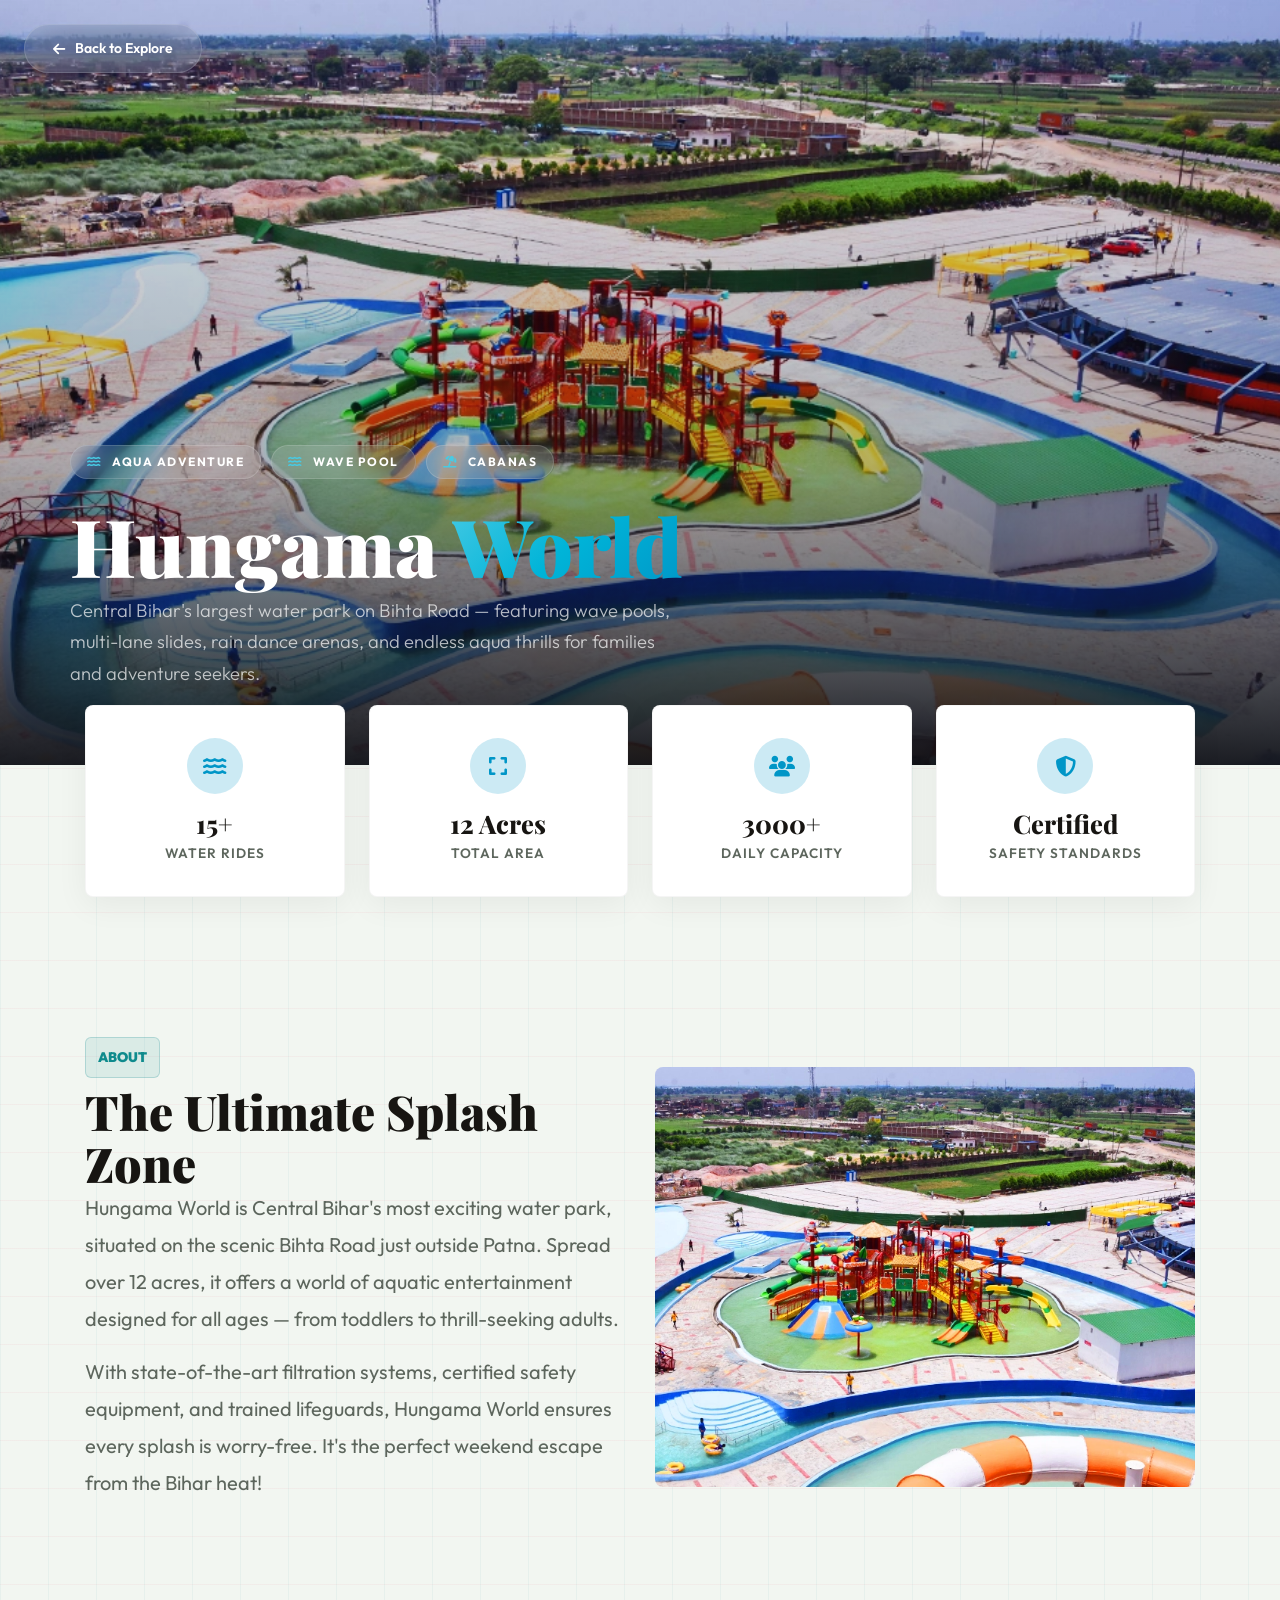
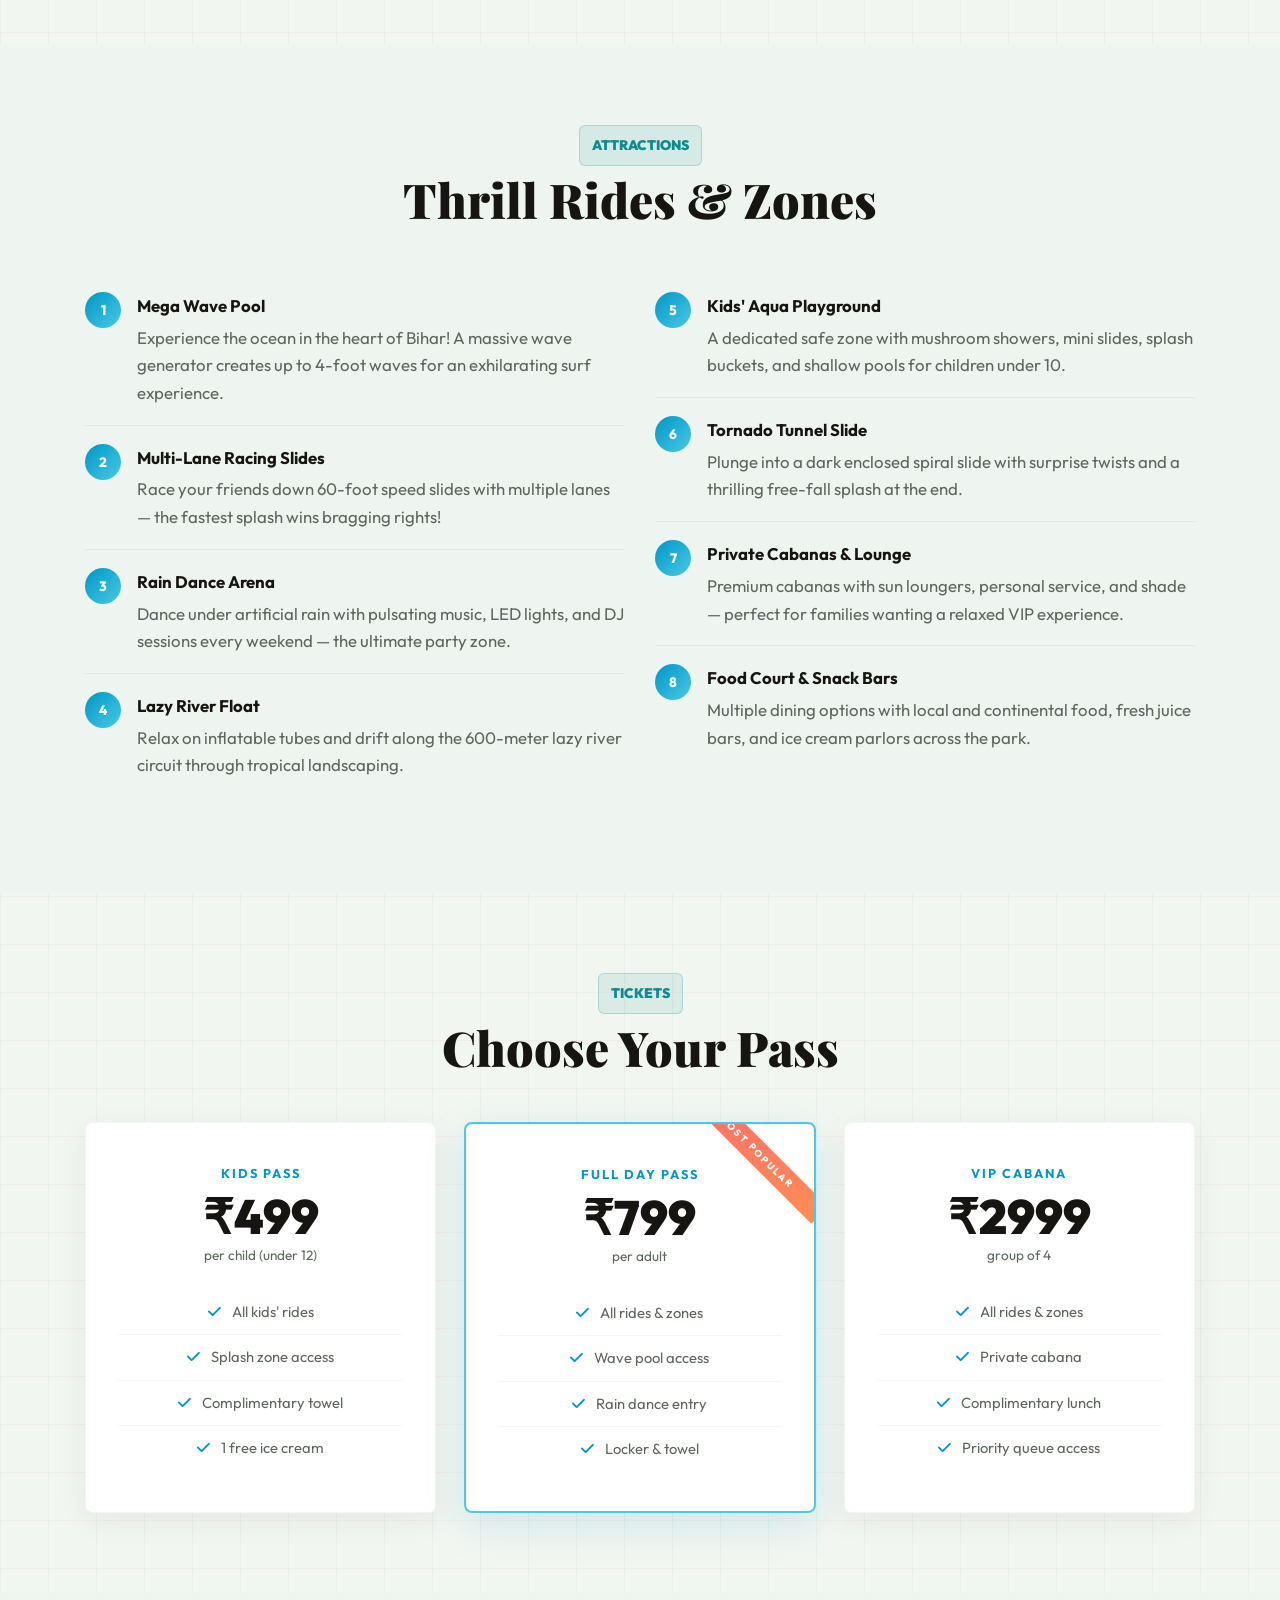
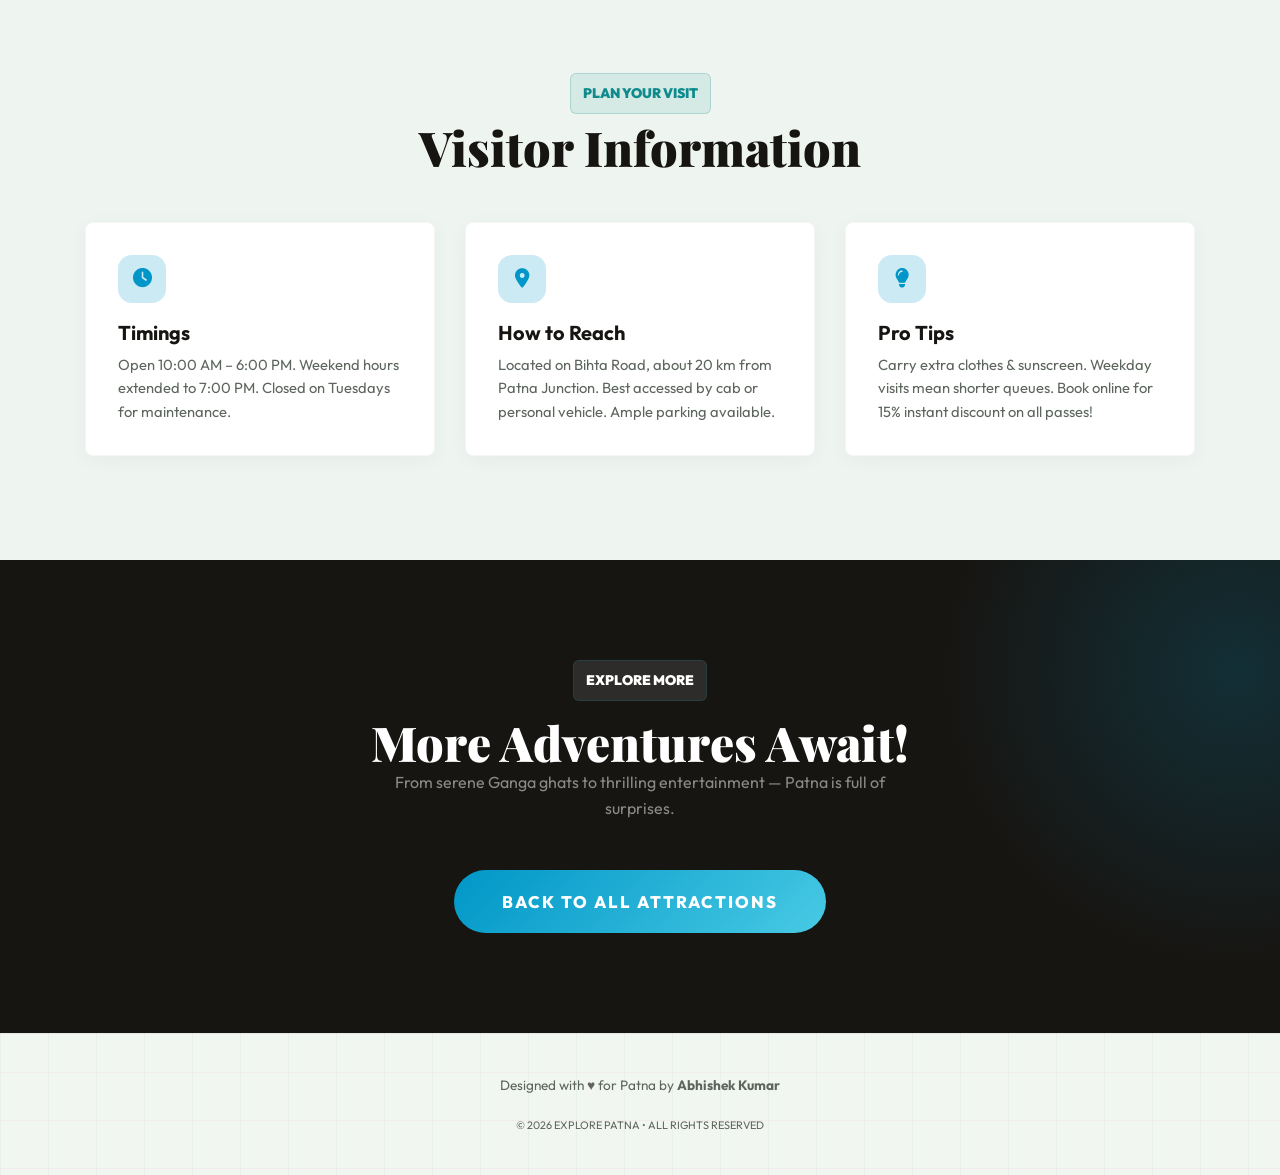
<file: hungama-world.html>
<!DOCTYPE html>
<html lang="en">
<head>
  <meta charset="UTF-8">
  <meta name="viewport" content="width=device-width, initial-scale=1.0">
  <meta name="description" content="Hungama World Water Park — Central Bihar's largest water park on Bihta Road, featuring wave pools, multi-lane slides, rain dance, and more aqua adventures.">
  <title>Hungama World | Water Park & Aqua Adventure, Patna</title>
  <link href="https://fonts.googleapis.com/css2?family=Outfit:wght@300;400;500;600;700;800;900&family=Playfair+Display:wght@400;600;700;800;900&display=swap" rel="stylesheet">
  <link rel="stylesheet" href="https://cdnjs.cloudflare.com/ajax/libs/font-awesome/6.4.0/css/all.min.css">
  <link href="https://stackpath.bootstrapcdn.com/bootstrap/4.5.2/css/bootstrap.min.css" rel="stylesheet">
  <link rel="stylesheet" href="style.css">
  <style>
    :root { --aqua: #0096C7; --aqua-light: #48CAE4; --aqua-glow: rgba(0,150,199,0.2); --splash: #FF6B6B; }

    .detail-hero {
      min-height: 85vh; position: relative;
      display: flex; align-items: flex-end; overflow: hidden;
    }
    .detail-hero-bg {
      position: absolute; inset: 0;
      background-size: cover; background-position: center; background-attachment: fixed;
      z-index: 0;
    }
    .detail-hero-bg::after {
      content: '';
      position: absolute; inset: 0;
      background: linear-gradient(to top, rgba(15,17,23,0.95) 0%, rgba(15,17,23,0.3) 40%, rgba(15,17,23,0.05) 100%);
    }
    .detail-hero-content {
      position: relative; z-index: 10; color: white; padding: 80px 0 60px; width: 100%;
    }
    .detail-hero-content .badge-group { display: flex; gap: 10px; flex-wrap: wrap; margin-bottom: 1.5rem; }
    .detail-hero-content .badge-item {
      padding: 6px 16px;
      background: rgba(255,255,255,0.1);
      backdrop-filter: blur(12px);
      border: 1px solid rgba(255,255,255,0.15);
      border-radius: 100px;
      font-size: 0.75rem; font-weight: 700;
      text-transform: uppercase; letter-spacing: 1.5px; color: white;
    }
    .detail-hero-content .badge-item i { margin-right: 6px; color: var(--aqua-light); }
    .detail-hero-content h1 {
      font-family: 'Playfair Display', serif;
      font-size: clamp(2.5rem, 7vw, 5rem);
      font-weight: 900; line-height: 1.05; margin-bottom: 0.5rem;
    }
    .detail-hero-content h1 span {
      background: linear-gradient(135deg, #48CAE4, #00B4D8, #0096C7);
      -webkit-background-clip: text; background-clip: text; -webkit-text-fill-color: transparent;
    }
    .detail-hero-content .subtitle {
      font-size: 1.15rem; font-weight: 300; color: rgba(255,255,255,0.7); max-width: 600px; line-height: 1.7;
    }
    .back-btn {
      display: inline-flex; align-items: center; gap: 10px;
      padding: 12px 28px;
      background: rgba(255,255,255,0.08);
      backdrop-filter: blur(20px);
      border: 1px solid rgba(255,255,255,0.15);
      border-radius: 100px; color: white; font-weight: 600; font-size: 0.88rem;
      text-decoration: none !important;
      transition: var(--transition);
      position: fixed; top: 24px; left: 24px; z-index: 1050;
    }
    .back-btn:hover { background: white; color: var(--aqua); transform: translateX(-4px); box-shadow: 0 12px 32px rgba(0,0,0,0.2); }
    .info-grid {
      display: grid;
      grid-template-columns: repeat(auto-fit, minmax(220px, 1fr));
      gap: 24px; margin: -60px 0 60px; position: relative; z-index: 20;
    }
    .info-card {
      background: var(--card-bg);
      border-radius: var(--radius-md);
      padding: 32px 28px; text-align: center;
      border: 1px solid rgba(0,0,0,0.04);
      box-shadow: 0 8px 32px rgba(0,0,0,0.06);
      transition: var(--transition);
    }
    .info-card:hover { transform: translateY(-6px); box-shadow: 0 16px 48px rgba(0,0,0,0.1); border-color: var(--aqua-light); }
    .info-card .icon {
      width: 56px; height: 56px; border-radius: 50%;
      background: var(--aqua-glow);
      display: flex; align-items: center; justify-content: center;
      margin: 0 auto 16px; font-size: 1.3rem; color: var(--aqua);
    }
    .info-card h4 { font-weight: 800; font-size: 1.6rem; margin-bottom: 4px; }
    .info-card p { color: var(--text-muted); font-size: 0.85rem; font-weight: 600; text-transform: uppercase; letter-spacing: 1px; margin: 0; }
    .content-section { padding: 80px 0; }
    .content-section .lead-text { font-size: 1.25rem; line-height: 1.85; color: var(--text-muted); max-width: 800px; }
    .feature-list { list-style: none; padding: 0; }
    .feature-list li {
      padding: 18px 0; border-bottom: 1px solid rgba(0,0,0,0.05);
      display: flex; align-items: flex-start; gap: 16px; font-size: 1.05rem;
    }
    .feature-list li:last-child { border: none; }
    .feature-list li .num {
      width: 36px; height: 36px; border-radius: 50%;
      background: linear-gradient(135deg, var(--aqua), var(--aqua-light));
      color: white;
      display: flex; align-items: center; justify-content: center;
      font-weight: 800; font-size: 0.85rem; flex-shrink: 0;
    }
    .gallery-item {
      border-radius: var(--radius-md); overflow: hidden; height: 240px; position: relative;
    }
    .gallery-item img { width: 100%; height: 100%; object-fit: cover; transition: transform 0.8s ease; }
    .gallery-item:hover img { transform: scale(1.08); }

    /* Pricing Cards */
    .pricing-grid {
      display: grid;
      grid-template-columns: repeat(auto-fit, minmax(280px, 1fr));
      gap: 28px;
    }
    .pricing-card {
      background: var(--card-bg);
      border-radius: var(--radius-lg);
      padding: 40px 32px;
      border: 1px solid rgba(0,0,0,0.04);
      box-shadow: 0 8px 32px rgba(0,0,0,0.06);
      transition: var(--transition);
      text-align: center;
      position: relative;
      overflow: hidden;
    }
    .pricing-card.featured {
      border: 2px solid var(--aqua-light);
      box-shadow: 0 12px 40px rgba(0,150,199,0.15);
    }
    .pricing-card.featured::before {
      content: 'MOST POPULAR';
      position: absolute;
      top: 16px;
      right: -32px;
      background: linear-gradient(135deg, var(--splash), #FF8E53);
      color: white;
      padding: 4px 40px;
      font-size: 0.6rem;
      font-weight: 800;
      letter-spacing: 2px;
      transform: rotate(45deg);
    }
    .pricing-card:hover { transform: translateY(-8px); box-shadow: 0 20px 48px rgba(0,0,0,0.12); }
    .pricing-card .plan-name {
      font-size: 0.8rem;
      text-transform: uppercase;
      letter-spacing: 2px;
      font-weight: 700;
      color: var(--aqua);
      margin-bottom: 8px;
    }
    .pricing-card .price {
      font-size: 3rem;
      font-weight: 900;
      color: var(--text-main);
      line-height: 1;
      margin-bottom: 4px;
    }
    .pricing-card .price-unit {
      font-size: 0.85rem;
      color: var(--text-muted);
      margin-bottom: 24px;
    }
    .pricing-card .plan-feature {
      padding: 10px 0;
      border-bottom: 1px solid rgba(0,0,0,0.04);
      font-size: 0.92rem;
      color: var(--text-muted);
    }
    .pricing-card .plan-feature:last-child { border: none; }
    .pricing-card .plan-feature i { color: var(--aqua); margin-right: 8px; }

    .cta-section {
      padding: 100px 0; background: var(--secondary); color: white;
      text-align: center; position: relative; overflow: hidden;
    }
    .cta-section::before {
      content: '';
      position: absolute; top: -40%; right: -20%; width: 600px; height: 600px;
      background: radial-gradient(circle, var(--aqua-glow), transparent 70%);
    }
    .cta-section .btn-explore {
      padding: 18px 48px;
      background: linear-gradient(135deg, var(--aqua), var(--aqua-light));
      color: white; border: none; border-radius: 100px;
      font-weight: 800; font-size: 1.05rem; text-transform: uppercase; letter-spacing: 2px;
      transition: var(--transition); text-decoration: none !important; display: inline-block;
    }
    .cta-section .btn-explore:hover { transform: translateY(-6px); box-shadow: 0 16px 40px rgba(0,150,199,0.4); color: white; }
    .tip-card {
      background: var(--card-bg);
      border-radius: var(--radius-md); padding: 32px;
      border: 1px solid rgba(0,0,0,0.04);
      box-shadow: 0 4px 20px rgba(0,0,0,0.04);
      transition: var(--transition); height: 100%;
    }
    .tip-card:hover { transform: translateY(-6px); box-shadow: 0 12px 36px rgba(0,0,0,0.08); border-color: var(--aqua-light); }
    .tip-card .tip-icon {
      width: 48px; height: 48px; border-radius: 14px;
      background: var(--aqua-glow);
      display: flex; align-items: center; justify-content: center;
      font-size: 1.2rem; color: var(--aqua); margin-bottom: 18px;
    }
    .tip-card h5 { font-weight: 700; margin-bottom: 8px; }
    .tip-card p { color: var(--text-muted); font-size: 0.92rem; margin: 0; line-height: 1.6; }
    .detail-footer {
      padding: 40px 0; text-align: center;
      color: var(--text-muted); font-size: 0.85rem;
      border-top: 1px solid rgba(0,0,0,0.05);
    }
    @media (max-width: 768px) {
      .info-grid { grid-template-columns: repeat(2, 1fr); margin-top: -30px; }
      .back-btn { padding: 10px 20px; font-size: 0.8rem; top: 16px; left: 16px; }
      .detail-hero { min-height: 70vh; }
    }
  </style>
</head>
<body>
  <a href="index.html" class="back-btn"><i class="fas fa-arrow-left"></i> Back to Explore</a>

  <!-- Hero -->
  <section class="detail-hero">
    <div class="detail-hero-bg" style="background-image: url('images/water%20park.webp');"></div>
    <div class="container detail-hero-content">
      <div class="badge-group">
        <span class="badge-item"><i class="fas fa-water"></i> Aqua Adventure</span>
        <span class="badge-item"><i class="fas fa-water"></i> Wave Pool</span>
        <span class="badge-item"><i class="fas fa-umbrella-beach"></i> Cabanas</span>
      </div>
      <h1>Hungama <span>World</span></h1>
      <p class="subtitle">Central Bihar's largest water park on Bihta Road — featuring wave pools, multi-lane slides, rain dance arenas, and endless aqua thrills for families and adventure seekers.</p>
    </div>
  </section>

  <!-- Quick Info -->
  <div class="container">
    <div class="info-grid">
      <div class="info-card">
        <div class="icon"><i class="fas fa-water"></i></div>
        <h4>15+</h4>
        <p>Water Rides</p>
      </div>
      <div class="info-card">
        <div class="icon"><i class="fas fa-expand"></i></div>
        <h4>12 Acres</h4>
        <p>Total Area</p>
      </div>
      <div class="info-card">
        <div class="icon"><i class="fas fa-users"></i></div>
        <h4>3000+</h4>
        <p>Daily Capacity</p>
      </div>
      <div class="info-card">
        <div class="icon"><i class="fas fa-shield-halved"></i></div>
        <h4>Certified</h4>
        <p>Safety Standards</p>
      </div>
    </div>
  </div>

  <!-- About -->
  <section class="content-section">
    <div class="container">
      <div class="row align-items-center">
        <div class="col-lg-6 mb-5">
          <span class="section-badge">About</span>
          <h2 class="section-title">The Ultimate Splash Zone</h2>
          <p class="lead-text">
            Hungama World is Central Bihar's most exciting water park, situated on the scenic Bihta Road just outside Patna. Spread over 12 acres, it offers a world of aquatic entertainment designed for all ages — from toddlers to thrill-seeking adults.
          </p>
          <p class="lead-text mt-3">
            With state-of-the-art filtration systems, certified safety equipment, and trained lifeguards, Hungama World ensures every splash is worry-free. It's the perfect weekend escape from the Bihar heat!
          </p>
        </div>
        <div class="col-lg-6 mb-5">
          <div class="gallery-item" style="height: 420px; border-radius: var(--radius-lg);">
            <img src="images/water%20park.webp" alt="Hungama World Water Park">
          </div>
        </div>
      </div>
    </div>
  </section>

  <!-- Attractions -->
  <section class="content-section" style="background: var(--bg-warm);">
    <div class="container">
      <div class="text-center mb-5">
        <span class="section-badge">Attractions</span>
        <h2 class="section-title">Thrill Rides & Zones</h2>
      </div>
      <div class="row">
        <div class="col-lg-6">
          <ul class="feature-list">
            <li>
              <span class="num">1</span>
              <div>
                <strong>Mega Wave Pool</strong>
                <p class="text-muted mt-1 mb-0">Experience the ocean in the heart of Bihar! A massive wave generator creates up to 4-foot waves for an exhilarating surf experience.</p>
              </div>
            </li>
            <li>
              <span class="num">2</span>
              <div>
                <strong>Multi-Lane Racing Slides</strong>
                <p class="text-muted mt-1 mb-0">Race your friends down 60-foot speed slides with multiple lanes — the fastest splash wins bragging rights!</p>
              </div>
            </li>
            <li>
              <span class="num">3</span>
              <div>
                <strong>Rain Dance Arena</strong>
                <p class="text-muted mt-1 mb-0">Dance under artificial rain with pulsating music, LED lights, and DJ sessions every weekend — the ultimate party zone.</p>
              </div>
            </li>
            <li>
              <span class="num">4</span>
              <div>
                <strong>Lazy River Float</strong>
                <p class="text-muted mt-1 mb-0">Relax on inflatable tubes and drift along the 600-meter lazy river circuit through tropical landscaping.</p>
              </div>
            </li>
          </ul>
        </div>
        <div class="col-lg-6">
          <ul class="feature-list">
            <li>
              <span class="num">5</span>
              <div>
                <strong>Kids' Aqua Playground</strong>
                <p class="text-muted mt-1 mb-0">A dedicated safe zone with mushroom showers, mini slides, splash buckets, and shallow pools for children under 10.</p>
              </div>
            </li>
            <li>
              <span class="num">6</span>
              <div>
                <strong>Tornado Tunnel Slide</strong>
                <p class="text-muted mt-1 mb-0">Plunge into a dark enclosed spiral slide with surprise twists and a thrilling free-fall splash at the end.</p>
              </div>
            </li>
            <li>
              <span class="num">7</span>
              <div>
                <strong>Private Cabanas & Lounge</strong>
                <p class="text-muted mt-1 mb-0">Premium cabanas with sun loungers, personal service, and shade — perfect for families wanting a relaxed VIP experience.</p>
              </div>
            </li>
            <li>
              <span class="num">8</span>
              <div>
                <strong>Food Court & Snack Bars</strong>
                <p class="text-muted mt-1 mb-0">Multiple dining options with local and continental food, fresh juice bars, and ice cream parlors across the park.</p>
              </div>
            </li>
          </ul>
        </div>
      </div>
    </div>
  </section>

  <!-- Pricing -->
  <section class="content-section">
    <div class="container">
      <div class="text-center mb-5">
        <span class="section-badge">Tickets</span>
        <h2 class="section-title">Choose Your Pass</h2>
      </div>
      <div class="pricing-grid">
        <div class="pricing-card">
          <div class="plan-name">Kids Pass</div>
          <div class="price">₹499</div>
          <div class="price-unit">per child (under 12)</div>
          <div class="plan-feature"><i class="fas fa-check"></i> All kids' rides</div>
          <div class="plan-feature"><i class="fas fa-check"></i> Splash zone access</div>
          <div class="plan-feature"><i class="fas fa-check"></i> Complimentary towel</div>
          <div class="plan-feature"><i class="fas fa-check"></i> 1 free ice cream</div>
        </div>
        <div class="pricing-card featured">
          <div class="plan-name">Full Day Pass</div>
          <div class="price">₹799</div>
          <div class="price-unit">per adult</div>
          <div class="plan-feature"><i class="fas fa-check"></i> All rides & zones</div>
          <div class="plan-feature"><i class="fas fa-check"></i> Wave pool access</div>
          <div class="plan-feature"><i class="fas fa-check"></i> Rain dance entry</div>
          <div class="plan-feature"><i class="fas fa-check"></i> Locker & towel</div>
        </div>
        <div class="pricing-card">
          <div class="plan-name">VIP Cabana</div>
          <div class="price">₹2999</div>
          <div class="price-unit">group of 4</div>
          <div class="plan-feature"><i class="fas fa-check"></i> All rides & zones</div>
          <div class="plan-feature"><i class="fas fa-check"></i> Private cabana</div>
          <div class="plan-feature"><i class="fas fa-check"></i> Complimentary lunch</div>
          <div class="plan-feature"><i class="fas fa-check"></i> Priority queue access</div>
        </div>
      </div>
    </div>
  </section>

  <!-- Visitor Tips -->
  <section class="content-section" style="background: var(--bg-warm);">
    <div class="container">
      <div class="text-center mb-5">
        <span class="section-badge">Plan Your Visit</span>
        <h2 class="section-title">Visitor Information</h2>
      </div>
      <div class="row">
        <div class="col-md-4 mb-4">
          <div class="tip-card">
            <div class="tip-icon"><i class="fas fa-clock"></i></div>
            <h5>Timings</h5>
            <p>Open 10:00 AM – 6:00 PM. Weekend hours extended to 7:00 PM. Closed on Tuesdays for maintenance.</p>
          </div>
        </div>
        <div class="col-md-4 mb-4">
          <div class="tip-card">
            <div class="tip-icon"><i class="fas fa-location-dot"></i></div>
            <h5>How to Reach</h5>
            <p>Located on Bihta Road, about 20 km from Patna Junction. Best accessed by cab or personal vehicle. Ample parking available.</p>
          </div>
        </div>
        <div class="col-md-4 mb-4">
          <div class="tip-card">
            <div class="tip-icon"><i class="fas fa-lightbulb"></i></div>
            <h5>Pro Tips</h5>
            <p>Carry extra clothes & sunscreen. Weekday visits mean shorter queues. Book online for 15% instant discount on all passes!</p>
          </div>
        </div>
      </div>
    </div>
  </section>

  <!-- CTA -->
  <section class="cta-section">
    <div class="container position-relative" style="z-index: 5;">
      <span class="section-badge text-white" style="background: rgba(255,255,255,0.1);">Explore More</span>
      <h2 class="section-title text-white mt-3">More Adventures Await!</h2>
      <p class="text-white-50 mb-5 mx-auto" style="max-width: 500px;">From serene Ganga ghats to thrilling entertainment — Patna is full of surprises.</p>
      <a href="index.html" class="btn-explore">Back to All Attractions</a>
    </div>
  </section>

  <footer class="detail-footer">
    <p>Designed with &hearts; for Patna by <strong>Abhishek Kumar</strong></p>
    <small>© 2026 EXPLORE PATNA • ALL RIGHTS RESERVED</small>
  </footer>

  <script src="https://code.jquery.com/jquery-3.5.1.min.js"></script>
  <script src="https://stackpath.bootstrapcdn.com/bootstrap/4.5.2/js/bootstrap.min.js"></script>
  <script>
    const savedTheme = localStorage.getItem('theme') || 'light';
    document.documentElement.setAttribute('data-theme', savedTheme);
    window.addEventListener('scroll', () => {
      const hero = document.querySelector('.detail-hero-bg');
      if (hero) hero.style.transform = `translateY(${window.scrollY * 0.35}px)`;
    });
    const observer = new IntersectionObserver((entries) => {
      entries.forEach(entry => {
        if (entry.isIntersecting) {
          entry.target.style.opacity = '1';
          entry.target.style.transform = 'translateY(0)';
        }
      });
    }, { threshold: 0.1 });
    document.querySelectorAll('.info-card, .tip-card, .feature-list li, .pricing-card').forEach(el => {
      el.style.opacity = '0';
      el.style.transform = 'translateY(30px)';
      el.style.transition = 'all 0.6s cubic-bezier(0.22, 1, 0.36, 1)';
      observer.observe(el);
    });
  </script>
</body>
</html>
</file>
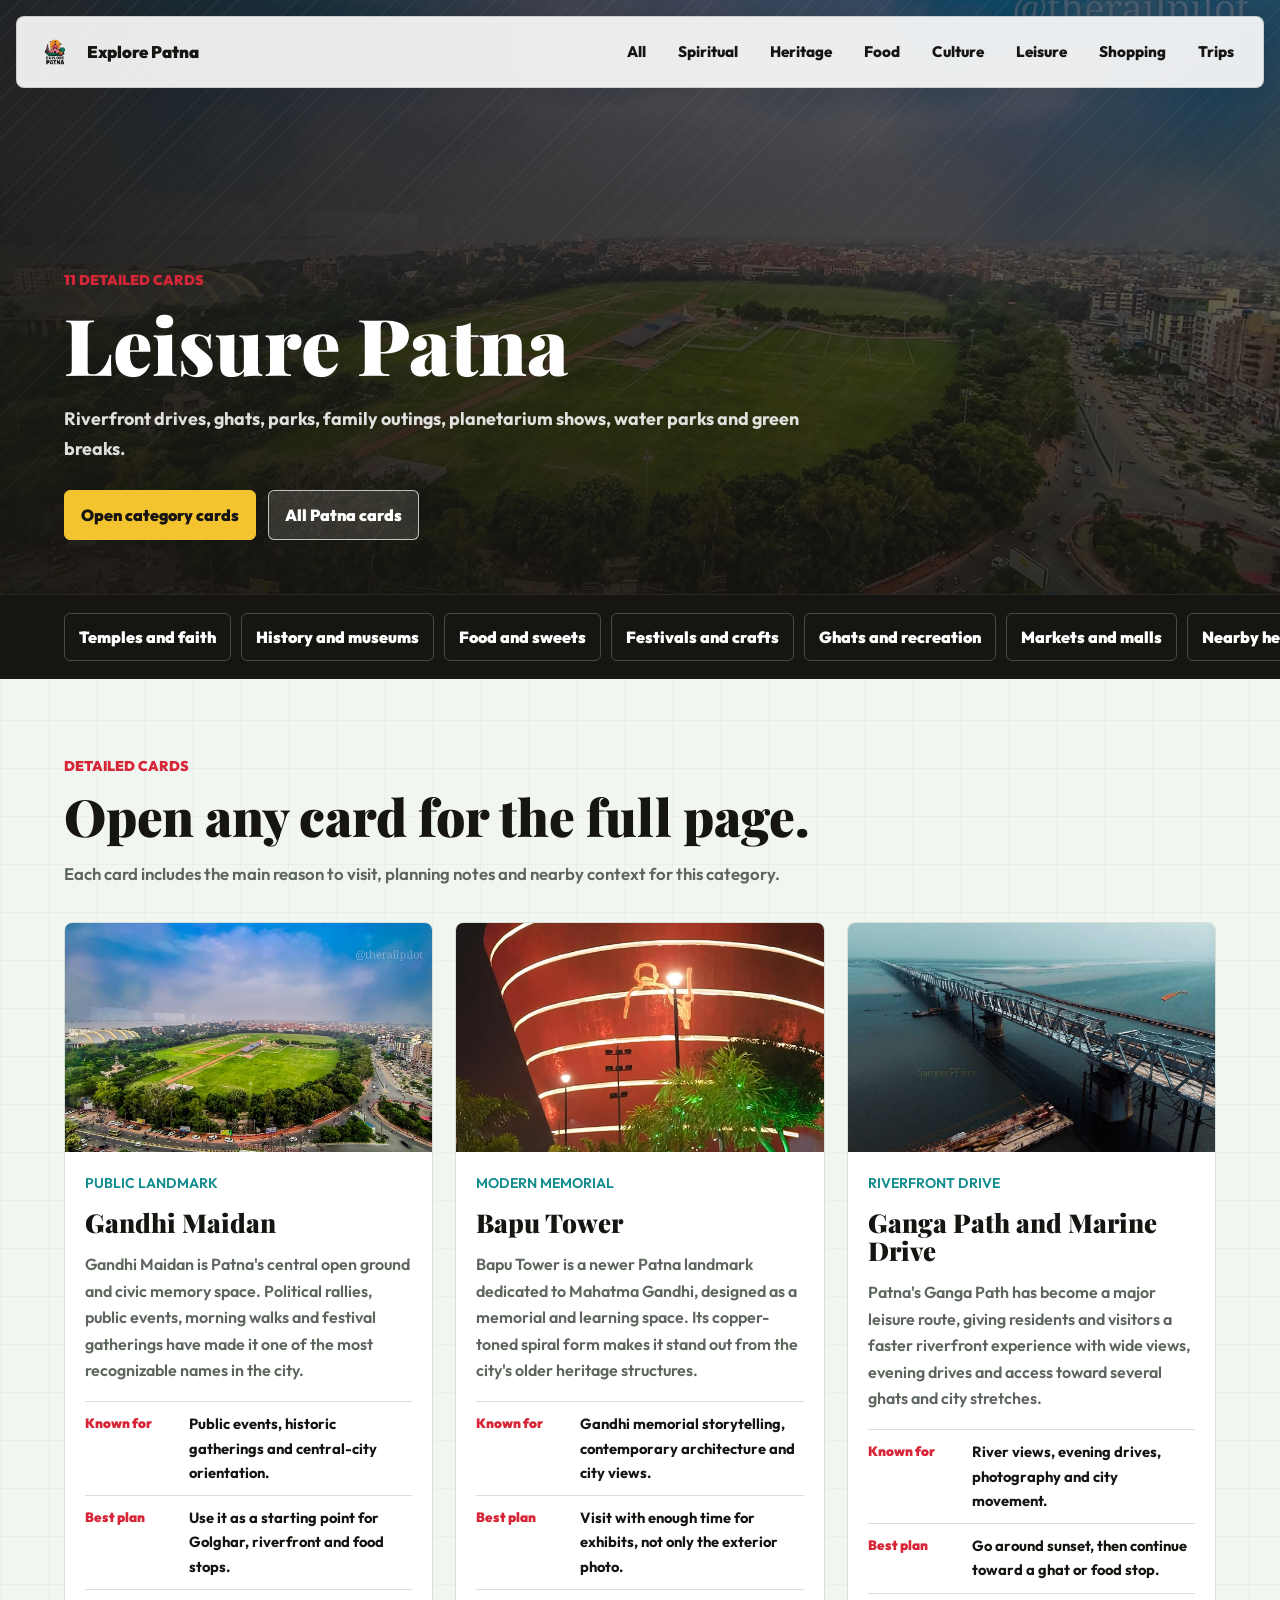
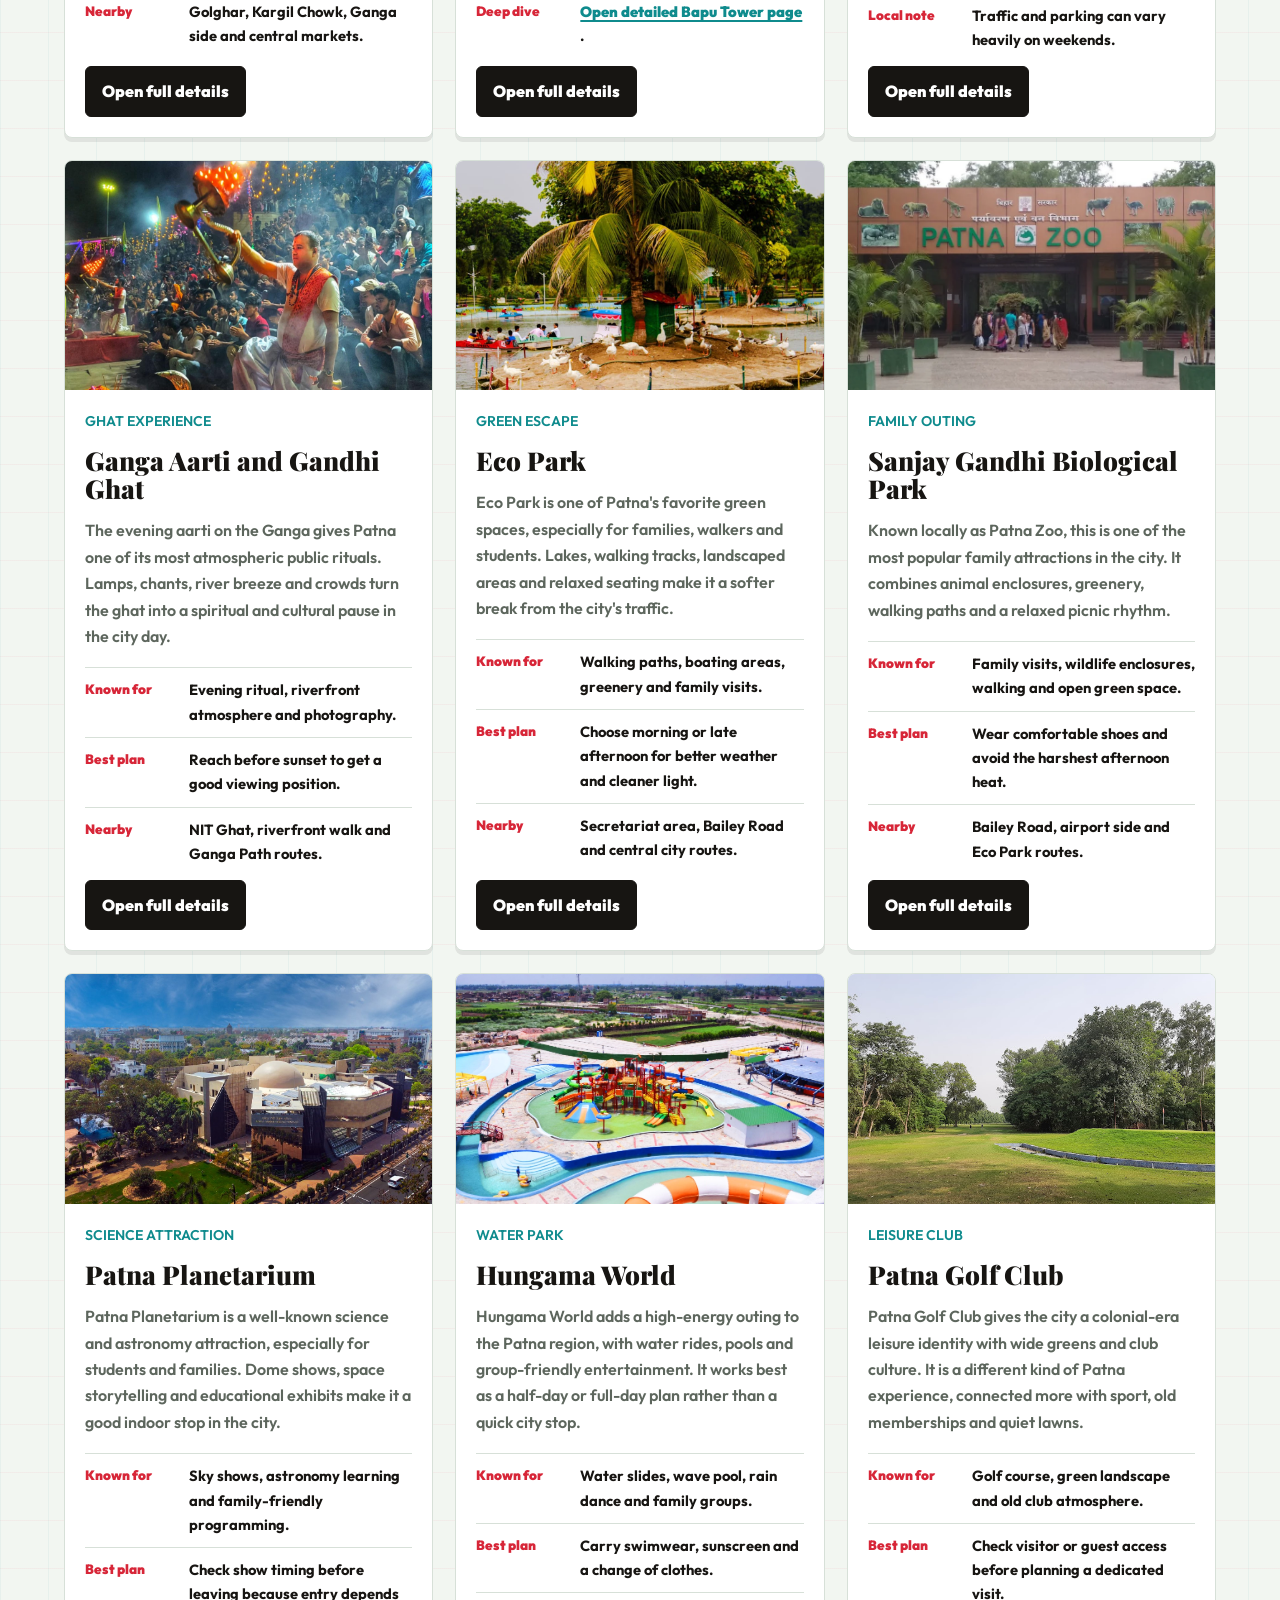
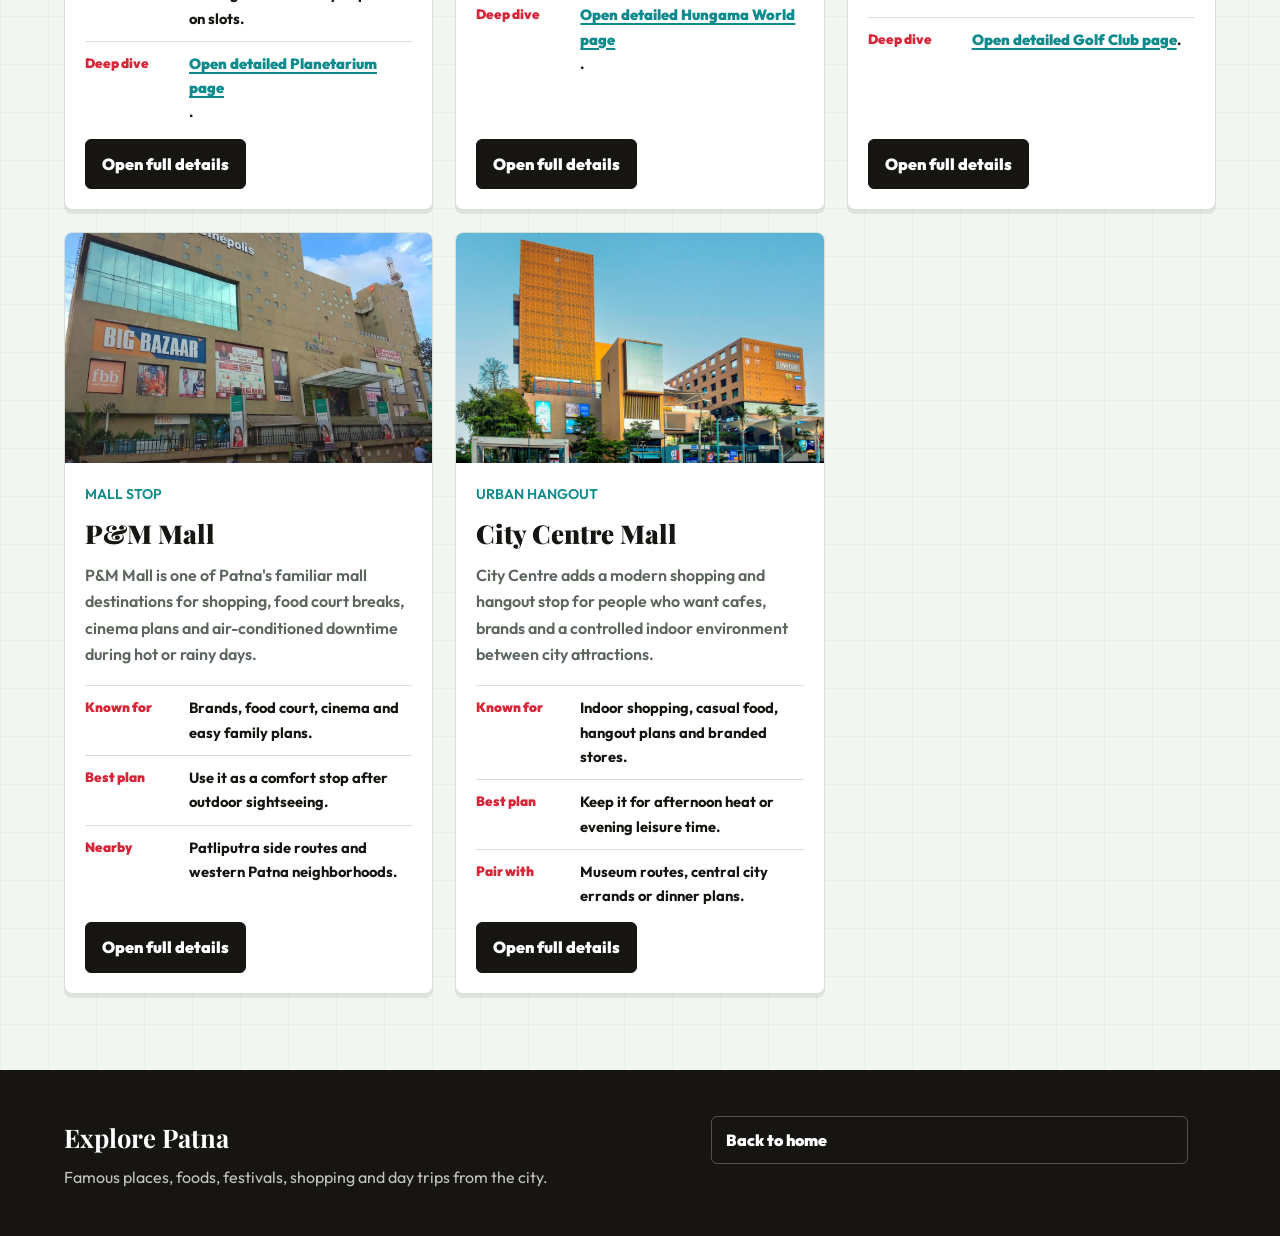
<file: leisure.html>
<!DOCTYPE html>
<html lang="en">
<head>
  <meta charset="UTF-8">
  <meta name="viewport" content="width=device-width, initial-scale=1.0">
  <meta name="description" content="Ghats, parks and recreation in the Explore Patna city guide.">
  <title>Leisure Patna | Explore Patna</title>
  <link rel="icon" type="image/png" href="images/logo_prev_ui.png">
  <link rel="preconnect" href="https://fonts.googleapis.com">
  <link rel="preconnect" href="https://fonts.gstatic.com" crossorigin>
  <link href="https://fonts.googleapis.com/css2?family=Outfit:wght@400;500;600;700;800;900&amp;family=Playfair+Display:wght@700;800;900&amp;display=swap" rel="stylesheet">
  <link rel="stylesheet" href="style.css">
</head>
<body data-category-page="leisure">
  <header class="site-header" data-header>
    <a class="brand" href="index.html#home" aria-label="Explore Patna home">
      <img src="images/logo_prev_ui.png" alt="Explore Patna logo">
      <span>Explore Patna</span>
    </a>
    <button class="menu-toggle" type="button" aria-expanded="false" aria-controls="site-menu" data-menu-toggle>
      <span class="sr-only">Toggle menu</span>
    </button>
    <nav class="site-menu" id="site-menu" data-menu>
      <a href="index.html#famous">All</a>
      <a href="spiritual.html">Spiritual</a>
      <a href="heritage.html">Heritage</a>
      <a href="food.html">Food</a>
      <a href="culture.html">Culture</a>
      <a href="leisure.html">Leisure</a>
      <a href="shopping.html">Shopping</a>
      <a href="trips.html">Trips</a>
    </nav>
  </header>

  <main>
    <section class="category-page-hero" data-category-hero>
      <div class="category-page-copy reveal">
        <p class="kicker" data-category-count>Category</p>
        <h1 data-category-title>Leisure Patna</h1>
        <p data-category-intro>Ghats, parks and recreation.</p>
        <div class="hero-actions">
          <a class="button primary" href="#cards">Open category cards</a>
          <a class="button secondary" href="index.html#famous">All Patna cards</a>
        </div>
      </div>
    </section>

    <section class="category-band" aria-label="Explore categories">
      <a href="spiritual.html">Temples and faith</a>
      <a href="heritage.html">History and museums</a>
      <a href="food.html">Food and sweets</a>
      <a href="culture.html">Festivals and crafts</a>
      <a href="leisure.html">Ghats and recreation</a>
      <a href="shopping.html">Markets and malls</a>
      <a href="trips.html">Nearby heritage trips</a>
    </section>

    <section class="section" id="cards">
      <div class="section-heading reveal">
        <p class="kicker">Detailed cards</p>
        <h2>Open any card for the full page.</h2>
        <p>Each card includes the main reason to visit, planning notes and nearby context for this category.</p>
      </div>
      <div class="card-grid" data-card-grid data-card-scope="leisure"></div>
    </section>
  </main>

  <footer class="site-footer">
    <div>
      <strong>Explore Patna</strong>
      <p>Famous places, foods, festivals, shopping and day trips from the city.</p>
    </div>
    <a href="index.html#home">Back to home</a>
  </footer>

  <script src="patna-data.js"></script>
  <script src="script.js"></script>
</body>
</html>
</file>
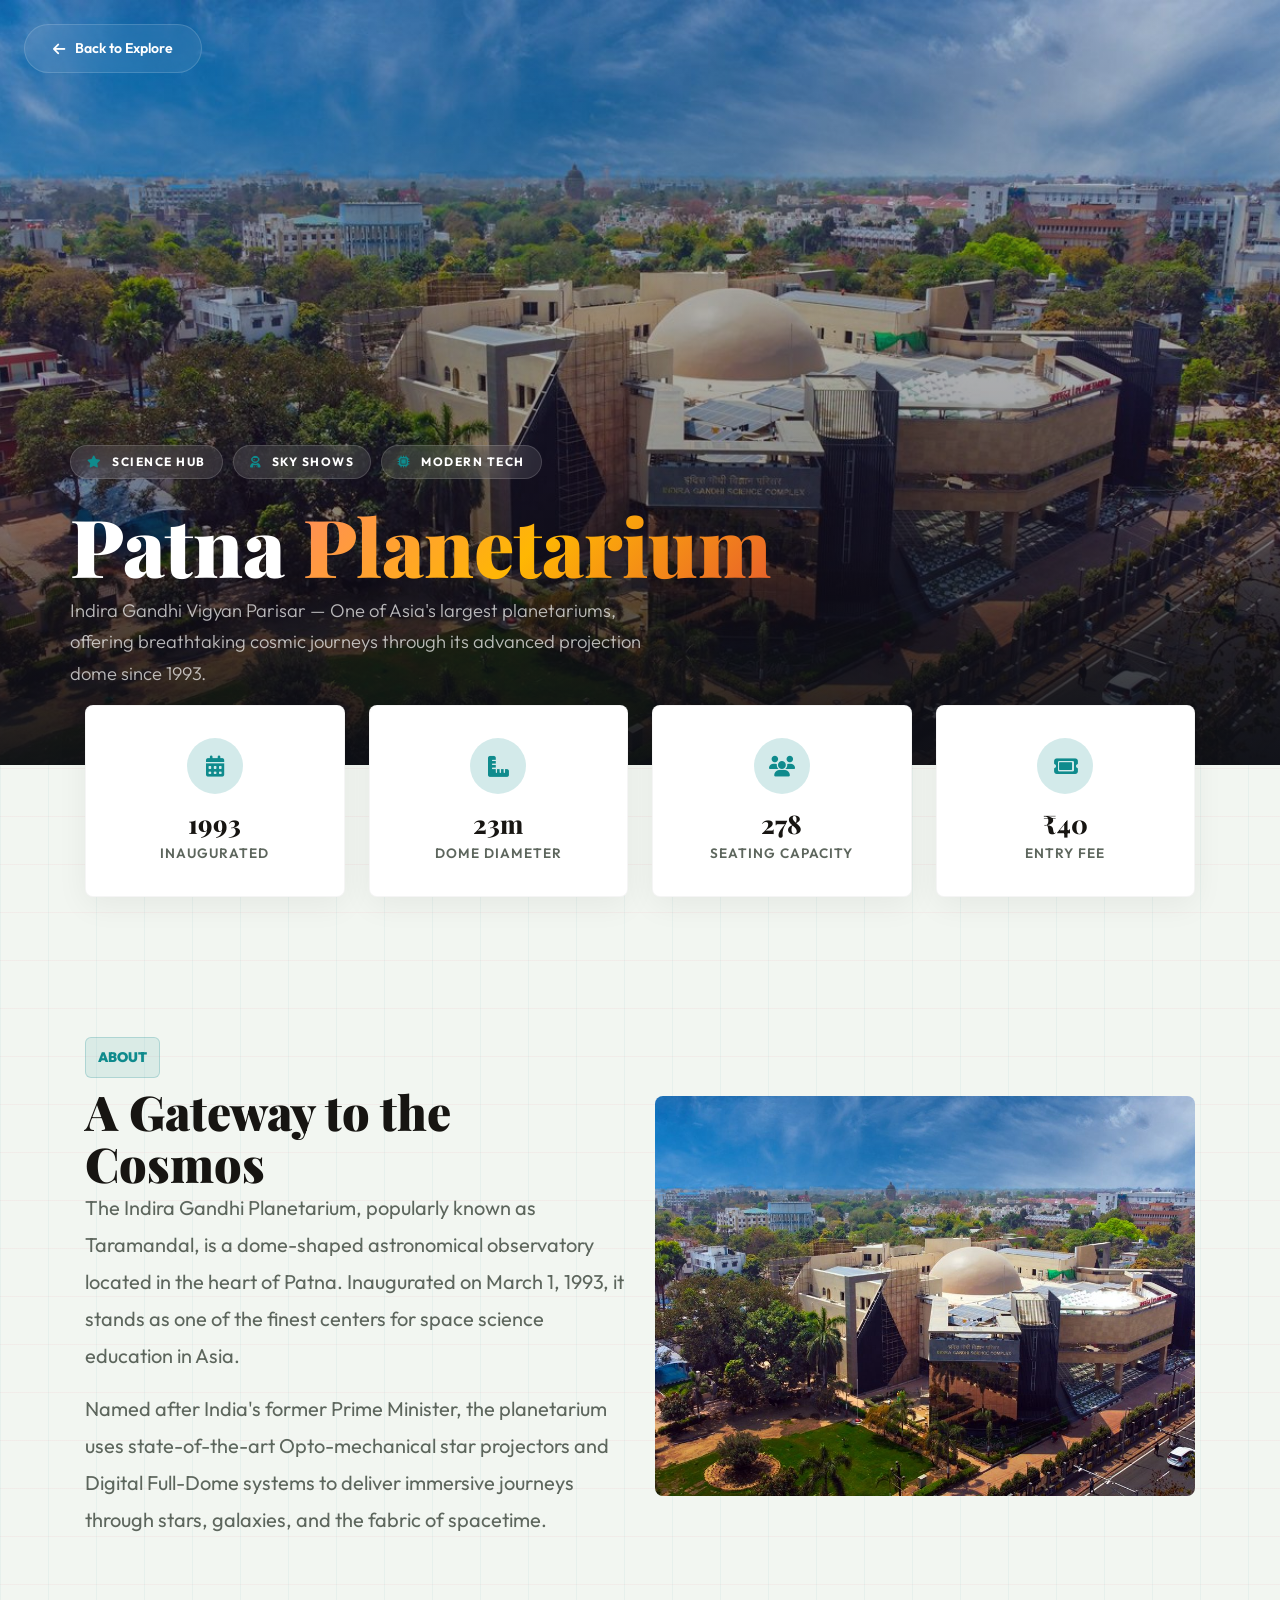
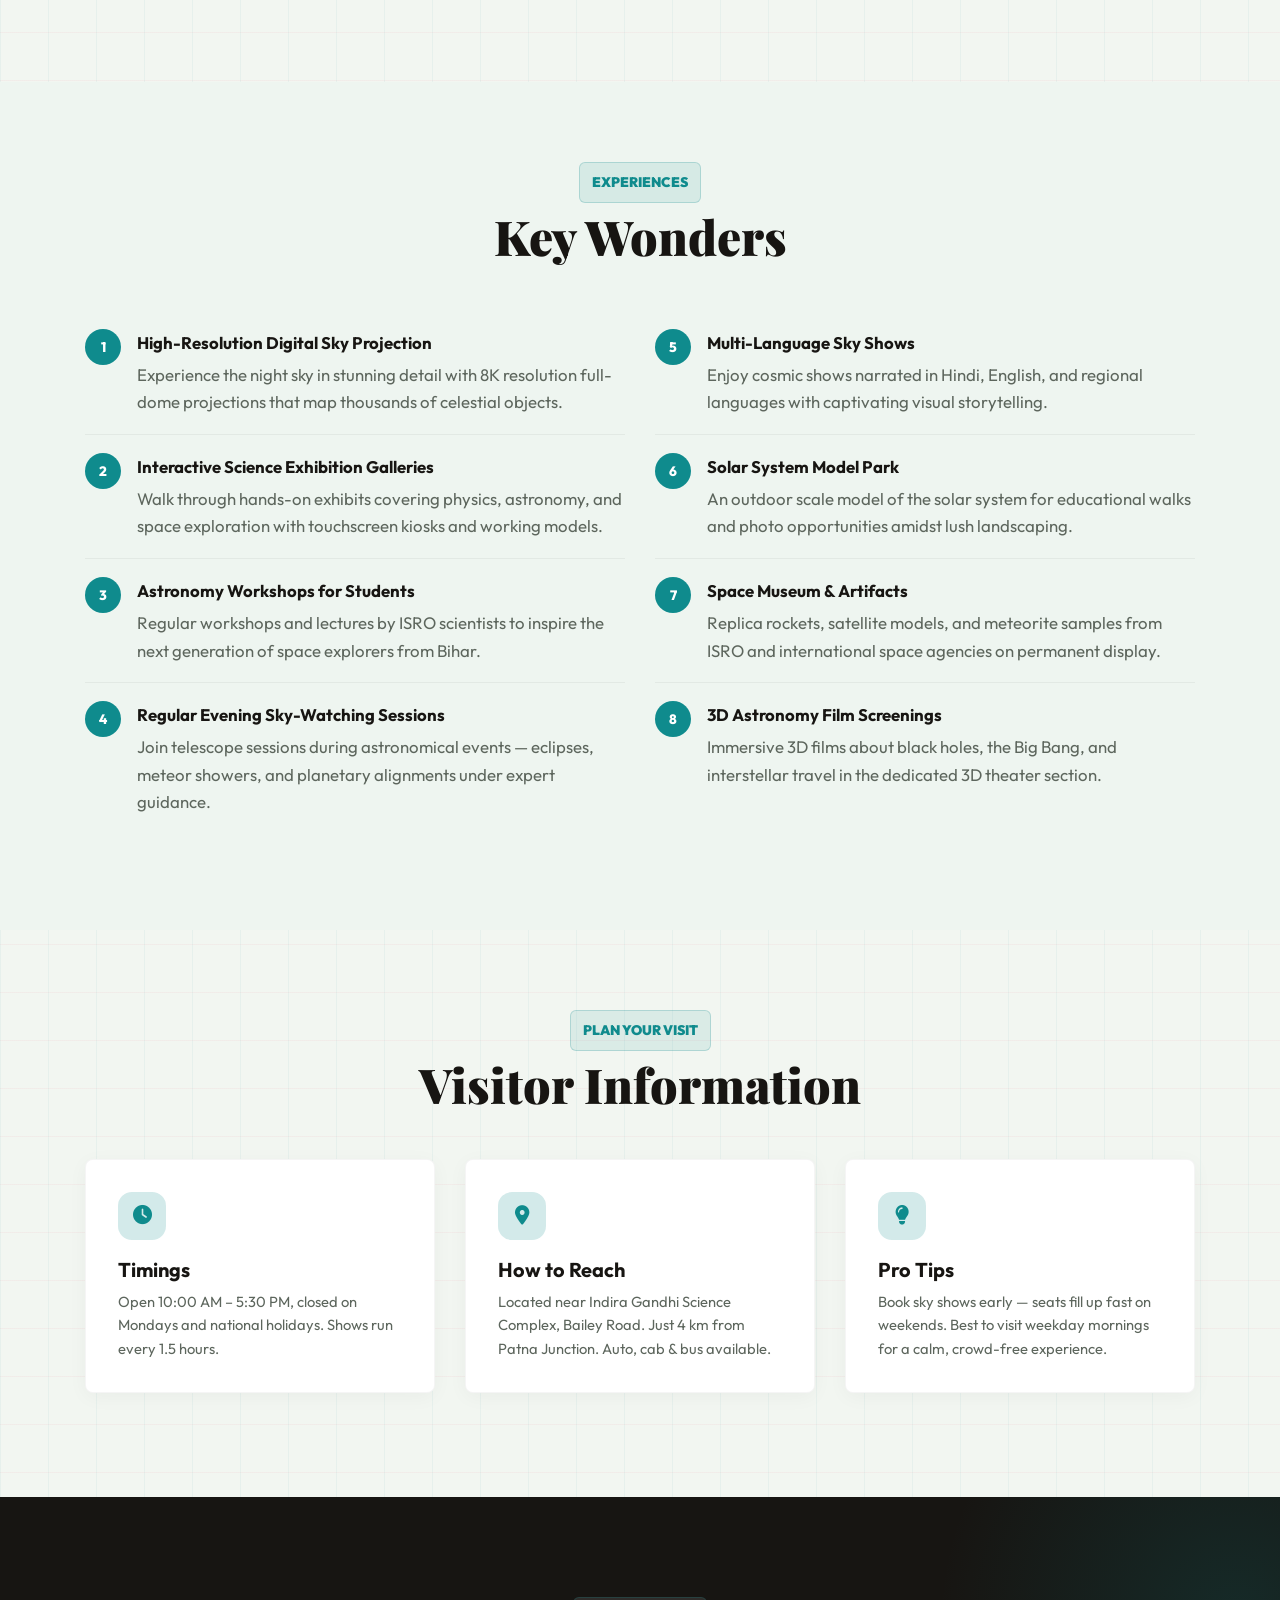
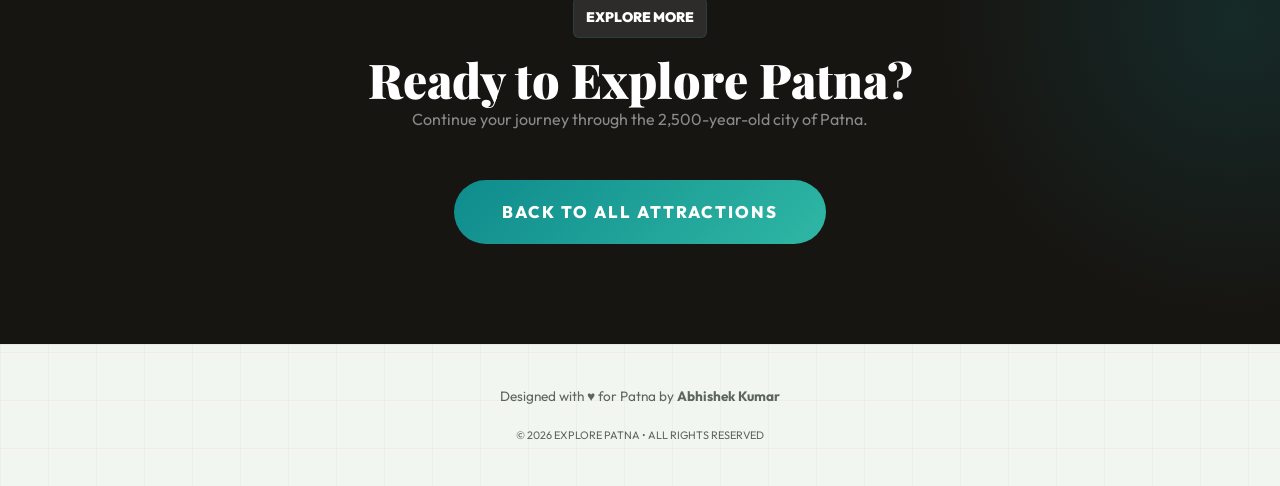
<file: planetarium.html>
<!DOCTYPE html>
<html lang="en">
<head>
  <meta charset="UTF-8">
  <meta name="viewport" content="width=device-width, initial-scale=1.0">
  <meta name="description" content="Explore the Indira Gandhi Planetarium in Patna — one of Asia's largest planetariums offering breathtaking cosmic journeys through its advanced projection dome.">
  <title>Patna Planetarium | Indira Gandhi Vigyan Parisar</title>
  <link href="https://fonts.googleapis.com/css2?family=Outfit:wght@300;400;500;600;700;800;900&family=Playfair+Display:wght@400;600;700;800;900&display=swap" rel="stylesheet">
  <link rel="stylesheet" href="https://cdnjs.cloudflare.com/ajax/libs/font-awesome/6.4.0/css/all.min.css">
  <link href="https://stackpath.bootstrapcdn.com/bootstrap/4.5.2/css/bootstrap.min.css" rel="stylesheet">
  <link rel="stylesheet" href="style.css">
  <style>
    /* ═══ DETAIL PAGE OVERRIDES ═══ */
    .detail-hero {
      min-height: 85vh;
      position: relative;
      display: flex;
      align-items: flex-end;
      overflow: hidden;
    }
    .detail-hero-bg {
      position: absolute;
      inset: 0;
      background-size: cover;
      background-position: center;
      background-attachment: fixed;
      z-index: 0;
    }
    .detail-hero-bg::after {
      content: '';
      position: absolute;
      inset: 0;
      background: linear-gradient(to top, rgba(15,17,23,0.95) 0%, rgba(15,17,23,0.4) 40%, rgba(15,17,23,0.1) 100%);
    }
    .detail-hero-content {
      position: relative;
      z-index: 10;
      color: white;
      padding: 80px 0 60px;
      width: 100%;
    }
    .detail-hero-content .badge-group {
      display: flex;
      gap: 10px;
      flex-wrap: wrap;
      margin-bottom: 1.5rem;
    }
    .detail-hero-content .badge-item {
      padding: 6px 16px;
      background: rgba(255,255,255,0.1);
      backdrop-filter: blur(12px);
      border: 1px solid rgba(255,255,255,0.15);
      border-radius: 100px;
      font-size: 0.75rem;
      font-weight: 700;
      text-transform: uppercase;
      letter-spacing: 1.5px;
      color: white;
    }
    .detail-hero-content .badge-item i { margin-right: 6px; color: var(--primary); }
    .detail-hero-content h1 {
      font-family: 'Playfair Display', serif;
      font-size: clamp(2.5rem, 7vw, 5rem);
      font-weight: 900;
      line-height: 1.05;
      margin-bottom: 0.5rem;
    }
    .detail-hero-content h1 span {
      background: linear-gradient(135deg, #FF8B5E, #FFB703, #E85D2C);
      -webkit-background-clip: text;
      background-clip: text;
      -webkit-text-fill-color: transparent;
    }
    .detail-hero-content .subtitle {
      font-size: 1.15rem;
      font-weight: 300;
      color: rgba(255,255,255,0.7);
      max-width: 600px;
      line-height: 1.7;
    }
    .back-btn {
      display: inline-flex;
      align-items: center;
      gap: 10px;
      padding: 12px 28px;
      background: rgba(255,255,255,0.08);
      backdrop-filter: blur(20px);
      border: 1px solid rgba(255,255,255,0.15);
      border-radius: 100px;
      color: white;
      font-weight: 600;
      font-size: 0.88rem;
      text-decoration: none !important;
      transition: var(--transition);
      position: fixed;
      top: 24px;
      left: 24px;
      z-index: 1050;
    }
    .back-btn:hover {
      background: white;
      color: var(--primary);
      transform: translateX(-4px);
      box-shadow: 0 12px 32px rgba(0,0,0,0.2);
    }

    /* Info Grid */
    .info-grid {
      display: grid;
      grid-template-columns: repeat(auto-fit, minmax(220px, 1fr));
      gap: 24px;
      margin: -60px 0 60px;
      position: relative;
      z-index: 20;
    }
    .info-card {
      background: var(--card-bg);
      border-radius: var(--radius-md);
      padding: 32px 28px;
      text-align: center;
      border: 1px solid rgba(0,0,0,0.04);
      box-shadow: 0 8px 32px rgba(0,0,0,0.06);
      transition: var(--transition);
    }
    .info-card:hover {
      transform: translateY(-6px);
      box-shadow: 0 16px 48px rgba(0,0,0,0.1);
      border-color: var(--primary-light);
    }
    .info-card .icon {
      width: 56px;
      height: 56px;
      border-radius: 50%;
      background: var(--primary-glow);
      display: flex;
      align-items: center;
      justify-content: center;
      margin: 0 auto 16px;
      font-size: 1.3rem;
      color: var(--primary);
    }
    .info-card h4 {
      font-weight: 800;
      font-size: 1.6rem;
      margin-bottom: 4px;
    }
    .info-card p {
      color: var(--text-muted);
      font-size: 0.85rem;
      font-weight: 600;
      text-transform: uppercase;
      letter-spacing: 1px;
      margin: 0;
    }

    /* Content Section */
    .content-section { padding: 80px 0; }
    .content-section .lead-text {
      font-size: 1.25rem;
      line-height: 1.85;
      color: var(--text-muted);
      max-width: 800px;
    }
    .feature-list {
      list-style: none;
      padding: 0;
    }
    .feature-list li {
      padding: 18px 0;
      border-bottom: 1px solid rgba(0,0,0,0.05);
      display: flex;
      align-items: flex-start;
      gap: 16px;
      font-size: 1.05rem;
    }
    .feature-list li:last-child { border: none; }
    .feature-list li .num {
      width: 36px;
      height: 36px;
      border-radius: 50%;
      background: var(--primary);
      color: white;
      display: flex;
      align-items: center;
      justify-content: center;
      font-weight: 800;
      font-size: 0.85rem;
      flex-shrink: 0;
    }

    /* Gallery Grid */
    .gallery-grid {
      display: grid;
      grid-template-columns: repeat(auto-fill, minmax(280px, 1fr));
      gap: 20px;
    }
    .gallery-item {
      border-radius: var(--radius-md);
      overflow: hidden;
      height: 240px;
      position: relative;
    }
    .gallery-item img {
      width: 100%;
      height: 100%;
      object-fit: cover;
      transition: transform 0.8s ease;
    }
    .gallery-item:hover img { transform: scale(1.08); }
    .gallery-item::after {
      content: '';
      position: absolute;
      inset: 0;
      background: linear-gradient(to top, rgba(0,0,0,0.4), transparent);
      opacity: 0;
      transition: opacity 0.4s;
    }
    .gallery-item:hover::after { opacity: 1; }

    /* CTA section */
    .cta-section {
      padding: 100px 0;
      background: var(--secondary);
      color: white;
      text-align: center;
      position: relative;
      overflow: hidden;
    }
    .cta-section::before {
      content: '';
      position: absolute;
      top: -40%;
      right: -20%;
      width: 600px;
      height: 600px;
      background: radial-gradient(circle, var(--primary-glow), transparent 70%);
    }
    .cta-section .btn-explore {
      padding: 18px 48px;
      background: linear-gradient(135deg, var(--primary), var(--primary-light));
      color: white;
      border: none;
      border-radius: 100px;
      font-weight: 800;
      font-size: 1.05rem;
      text-transform: uppercase;
      letter-spacing: 2px;
      transition: var(--transition);
      text-decoration: none !important;
      display: inline-block;
    }
    .cta-section .btn-explore:hover {
      transform: translateY(-6px);
      box-shadow: 0 16px 40px rgba(232,93,44,0.4);
      color: white;
    }

    /* Visitor Tips */
    .tip-card {
      background: var(--card-bg);
      border-radius: var(--radius-md);
      padding: 32px;
      border: 1px solid rgba(0,0,0,0.04);
      box-shadow: 0 4px 20px rgba(0,0,0,0.04);
      transition: var(--transition);
      height: 100%;
    }
    .tip-card:hover {
      transform: translateY(-6px);
      box-shadow: 0 12px 36px rgba(0,0,0,0.08);
      border-color: var(--primary-light);
    }
    .tip-card .tip-icon {
      width: 48px;
      height: 48px;
      border-radius: 14px;
      background: var(--primary-glow);
      display: flex;
      align-items: center;
      justify-content: center;
      font-size: 1.2rem;
      color: var(--primary);
      margin-bottom: 18px;
    }
    .tip-card h5 { font-weight: 700; margin-bottom: 8px; }
    .tip-card p { color: var(--text-muted); font-size: 0.92rem; margin: 0; line-height: 1.6; }

    .detail-footer {
      padding: 40px 0;
      text-align: center;
      color: var(--text-muted);
      font-size: 0.85rem;
      border-top: 1px solid rgba(0,0,0,0.05);
    }

    @media (max-width: 768px) {
      .info-grid { grid-template-columns: repeat(2, 1fr); margin-top: -30px; }
      .back-btn { padding: 10px 20px; font-size: 0.8rem; top: 16px; left: 16px; }
      .detail-hero { min-height: 70vh; }
    }
  </style>
</head>
<body>
  <!-- Back Button -->
  <a href="index.html" class="back-btn" id="back-nav">
    <i class="fas fa-arrow-left"></i> Back to Explore
  </a>

  <!-- Hero Section -->
  <section class="detail-hero">
    <div class="detail-hero-bg" style="background-image: url('images/planetarium-patna.jpeg');"></div>
    <div class="container detail-hero-content">
      <div class="badge-group">
        <span class="badge-item"><i class="fas fa-star"></i> Science Hub</span>
        <span class="badge-item"><i class="fas fa-user-astronaut"></i> Sky Shows</span>
        <span class="badge-item"><i class="fas fa-microchip"></i> Modern Tech</span>
      </div>
      <h1>Patna <span>Planetarium</span></h1>
      <p class="subtitle">Indira Gandhi Vigyan Parisar — One of Asia's largest planetariums, offering breathtaking cosmic journeys through its advanced projection dome since 1993.</p>
    </div>
  </section>

  <!-- Quick Info Grid -->
  <div class="container">
    <div class="info-grid">
      <div class="info-card">
        <div class="icon"><i class="fas fa-calendar-alt"></i></div>
        <h4>1993</h4>
        <p>Inaugurated</p>
      </div>
      <div class="info-card">
        <div class="icon"><i class="fas fa-ruler-combined"></i></div>
        <h4>23m</h4>
        <p>Dome Diameter</p>
      </div>
      <div class="info-card">
        <div class="icon"><i class="fas fa-users"></i></div>
        <h4>278</h4>
        <p>Seating Capacity</p>
      </div>
      <div class="info-card">
        <div class="icon"><i class="fas fa-ticket"></i></div>
        <h4>₹40</h4>
        <p>Entry Fee</p>
      </div>
    </div>
  </div>

  <!-- About Section -->
  <section class="content-section">
    <div class="container">
      <div class="row align-items-center">
        <div class="col-lg-6 mb-5">
          <span class="section-badge">About</span>
          <h2 class="section-title">A Gateway to the Cosmos</h2>
          <p class="lead-text">
            The Indira Gandhi Planetarium, popularly known as Taramandal, is a dome-shaped astronomical observatory located in the heart of Patna. Inaugurated on March 1, 1993, it stands as one of the finest centers for space science education in Asia.
          </p>
          <p class="lead-text mt-3">
            Named after India's former Prime Minister, the planetarium uses state-of-the-art Opto-mechanical star projectors and Digital Full-Dome systems to deliver immersive journeys through stars, galaxies, and the fabric of spacetime.
          </p>
        </div>
        <div class="col-lg-6 mb-5">
          <div class="gallery-item" style="height: 400px; border-radius: var(--radius-lg);">
            <img src="images/planetarium-patna.jpeg" alt="Patna Planetarium Interior">
          </div>
        </div>
      </div>
    </div>
  </section>

  <!-- Key Wonders -->
  <section class="content-section" style="background: var(--bg-warm);">
    <div class="container">
      <div class="text-center mb-5">
        <span class="section-badge">Experiences</span>
        <h2 class="section-title">Key Wonders</h2>
      </div>
      <div class="row">
        <div class="col-lg-6">
          <ul class="feature-list">
            <li>
              <span class="num">1</span>
              <div>
                <strong>High-Resolution Digital Sky Projection</strong>
                <p class="text-muted mt-1 mb-0">Experience the night sky in stunning detail with 8K resolution full-dome projections that map thousands of celestial objects.</p>
              </div>
            </li>
            <li>
              <span class="num">2</span>
              <div>
                <strong>Interactive Science Exhibition Galleries</strong>
                <p class="text-muted mt-1 mb-0">Walk through hands-on exhibits covering physics, astronomy, and space exploration with touchscreen kiosks and working models.</p>
              </div>
            </li>
            <li>
              <span class="num">3</span>
              <div>
                <strong>Astronomy Workshops for Students</strong>
                <p class="text-muted mt-1 mb-0">Regular workshops and lectures by ISRO scientists to inspire the next generation of space explorers from Bihar.</p>
              </div>
            </li>
            <li>
              <span class="num">4</span>
              <div>
                <strong>Regular Evening Sky-Watching Sessions</strong>
                <p class="text-muted mt-1 mb-0">Join telescope sessions during astronomical events — eclipses, meteor showers, and planetary alignments under expert guidance.</p>
              </div>
            </li>
          </ul>
        </div>
        <div class="col-lg-6">
          <ul class="feature-list">
            <li>
              <span class="num">5</span>
              <div>
                <strong>Multi-Language Sky Shows</strong>
                <p class="text-muted mt-1 mb-0">Enjoy cosmic shows narrated in Hindi, English, and regional languages with captivating visual storytelling.</p>
              </div>
            </li>
            <li>
              <span class="num">6</span>
              <div>
                <strong>Solar System Model Park</strong>
                <p class="text-muted mt-1 mb-0">An outdoor scale model of the solar system for educational walks and photo opportunities amidst lush landscaping.</p>
              </div>
            </li>
            <li>
              <span class="num">7</span>
              <div>
                <strong>Space Museum & Artifacts</strong>
                <p class="text-muted mt-1 mb-0">Replica rockets, satellite models, and meteorite samples from ISRO and international space agencies on permanent display.</p>
              </div>
            </li>
            <li>
              <span class="num">8</span>
              <div>
                <strong>3D Astronomy Film Screenings</strong>
                <p class="text-muted mt-1 mb-0">Immersive 3D films about black holes, the Big Bang, and interstellar travel in the dedicated 3D theater section.</p>
              </div>
            </li>
          </ul>
        </div>
      </div>
    </div>
  </section>

  <!-- Visitor Tips -->
  <section class="content-section">
    <div class="container">
      <div class="text-center mb-5">
        <span class="section-badge">Plan Your Visit</span>
        <h2 class="section-title">Visitor Information</h2>
      </div>
      <div class="row">
        <div class="col-md-4 mb-4">
          <div class="tip-card">
            <div class="tip-icon"><i class="fas fa-clock"></i></div>
            <h5>Timings</h5>
            <p>Open 10:00 AM – 5:30 PM, closed on Mondays and national holidays. Shows run every 1.5 hours.</p>
          </div>
        </div>
        <div class="col-md-4 mb-4">
          <div class="tip-card">
            <div class="tip-icon"><i class="fas fa-location-dot"></i></div>
            <h5>How to Reach</h5>
            <p>Located near Indira Gandhi Science Complex, Bailey Road. Just 4 km from Patna Junction. Auto, cab & bus available.</p>
          </div>
        </div>
        <div class="col-md-4 mb-4">
          <div class="tip-card">
            <div class="tip-icon"><i class="fas fa-lightbulb"></i></div>
            <h5>Pro Tips</h5>
            <p>Book sky shows early — seats fill up fast on weekends. Best to visit weekday mornings for a calm, crowd-free experience.</p>
          </div>
        </div>
      </div>
    </div>
  </section>

  <!-- CTA -->
  <section class="cta-section">
    <div class="container position-relative" style="z-index: 5;">
      <span class="section-badge text-white" style="background: rgba(255,255,255,0.1);">Explore More</span>
      <h2 class="section-title text-white mt-3">Ready to Explore Patna?</h2>
      <p class="text-white-50 mb-5 mx-auto" style="max-width: 500px;">Continue your journey through the 2,500-year-old city of Patna.</p>
      <a href="index.html" class="btn-explore">Back to All Attractions</a>
    </div>
  </section>

  <footer class="detail-footer">
    <p>Designed with &hearts; for Patna by <strong>Abhishek Kumar</strong></p>
    <small>© 2026 EXPLORE PATNA • ALL RIGHTS RESERVED</small>
  </footer>

  <script src="https://code.jquery.com/jquery-3.5.1.min.js"></script>
  <script src="https://stackpath.bootstrapcdn.com/bootstrap/4.5.2/js/bootstrap.min.js"></script>
  <script>
    // Theme persistence
    const savedTheme = localStorage.getItem('theme') || 'light';
    document.documentElement.setAttribute('data-theme', savedTheme);

    // Parallax hero effect
    window.addEventListener('scroll', () => {
      const hero = document.querySelector('.detail-hero-bg');
      if (hero) hero.style.transform = `translateY(${window.scrollY * 0.35}px)`;
    });

    // Reveal on scroll
    const observer = new IntersectionObserver((entries) => {
      entries.forEach(entry => {
        if (entry.isIntersecting) {
          entry.target.style.opacity = '1';
          entry.target.style.transform = 'translateY(0)';
        }
      });
    }, { threshold: 0.1 });

    document.querySelectorAll('.info-card, .tip-card, .feature-list li').forEach(el => {
      el.style.opacity = '0';
      el.style.transform = 'translateY(30px)';
      el.style.transition = 'all 0.6s cubic-bezier(0.22, 1, 0.36, 1)';
      observer.observe(el);
    });
  </script>
</body>
</html>
</file>
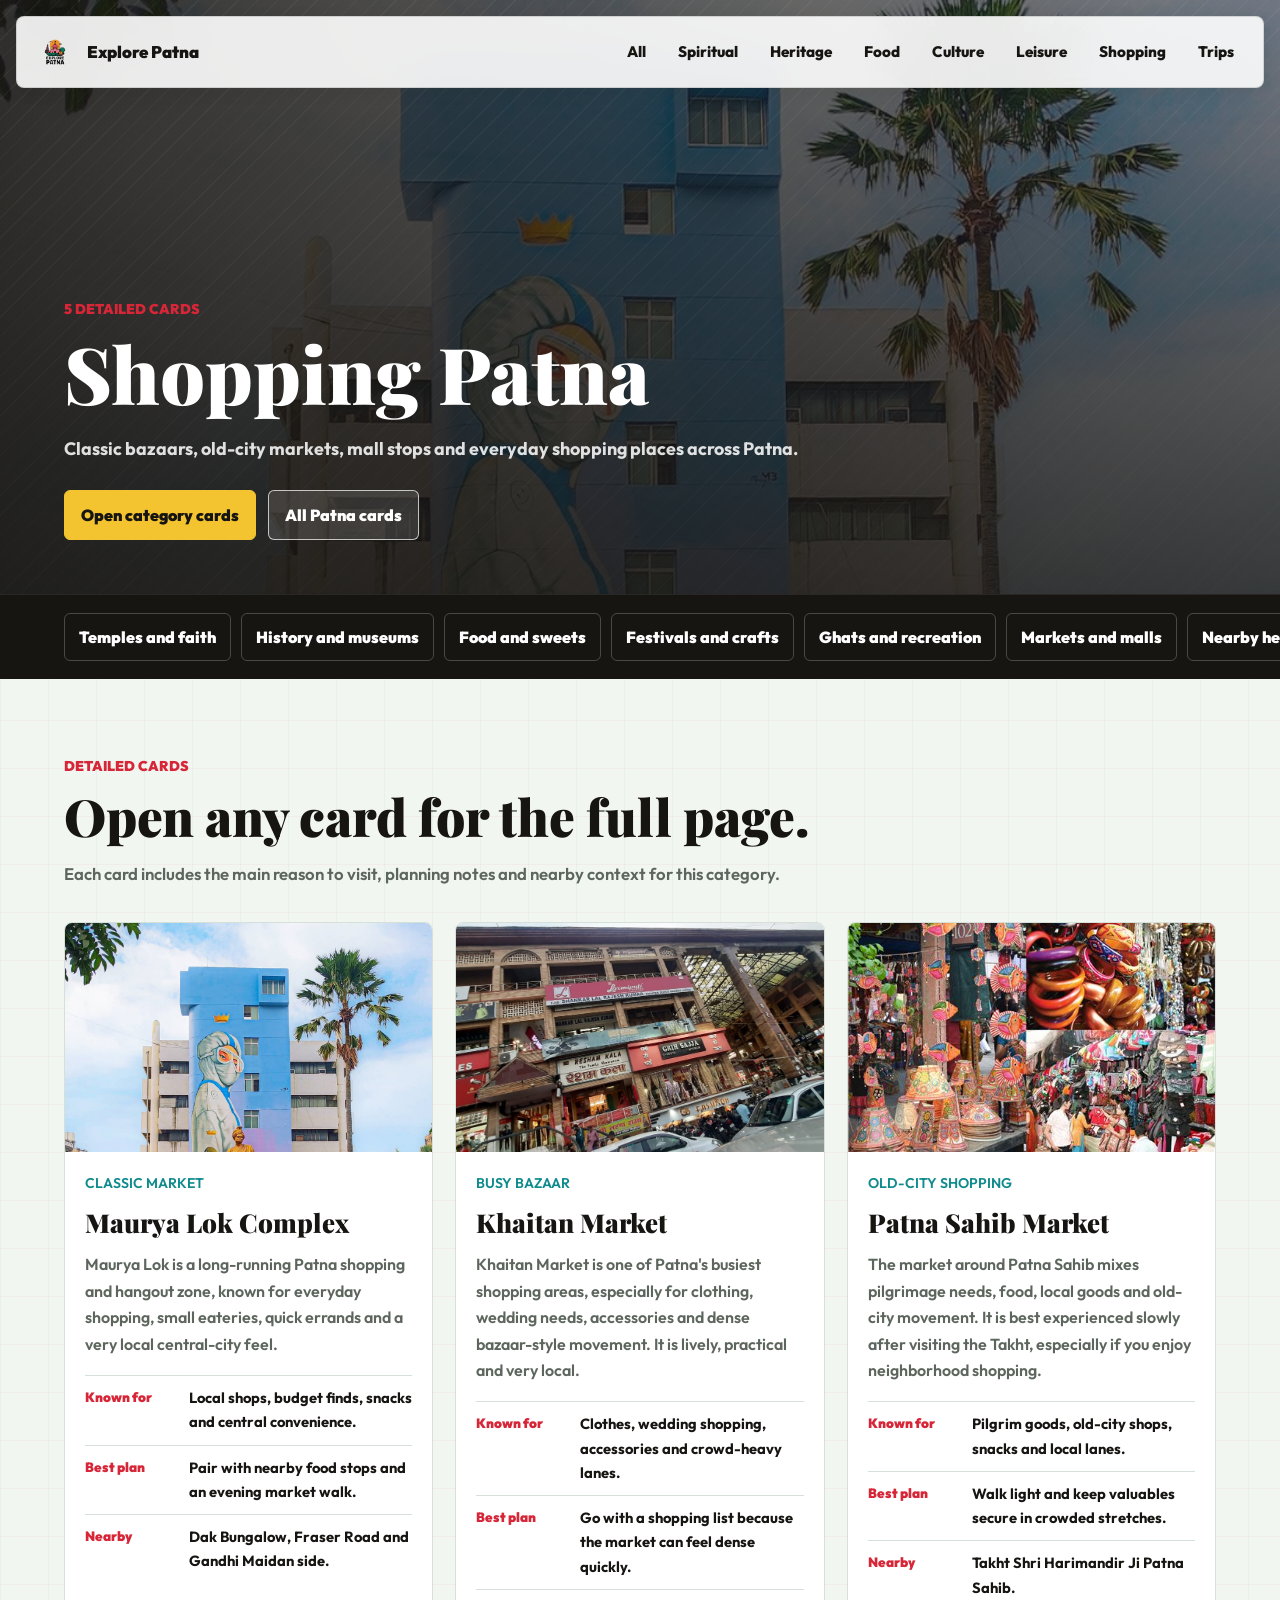
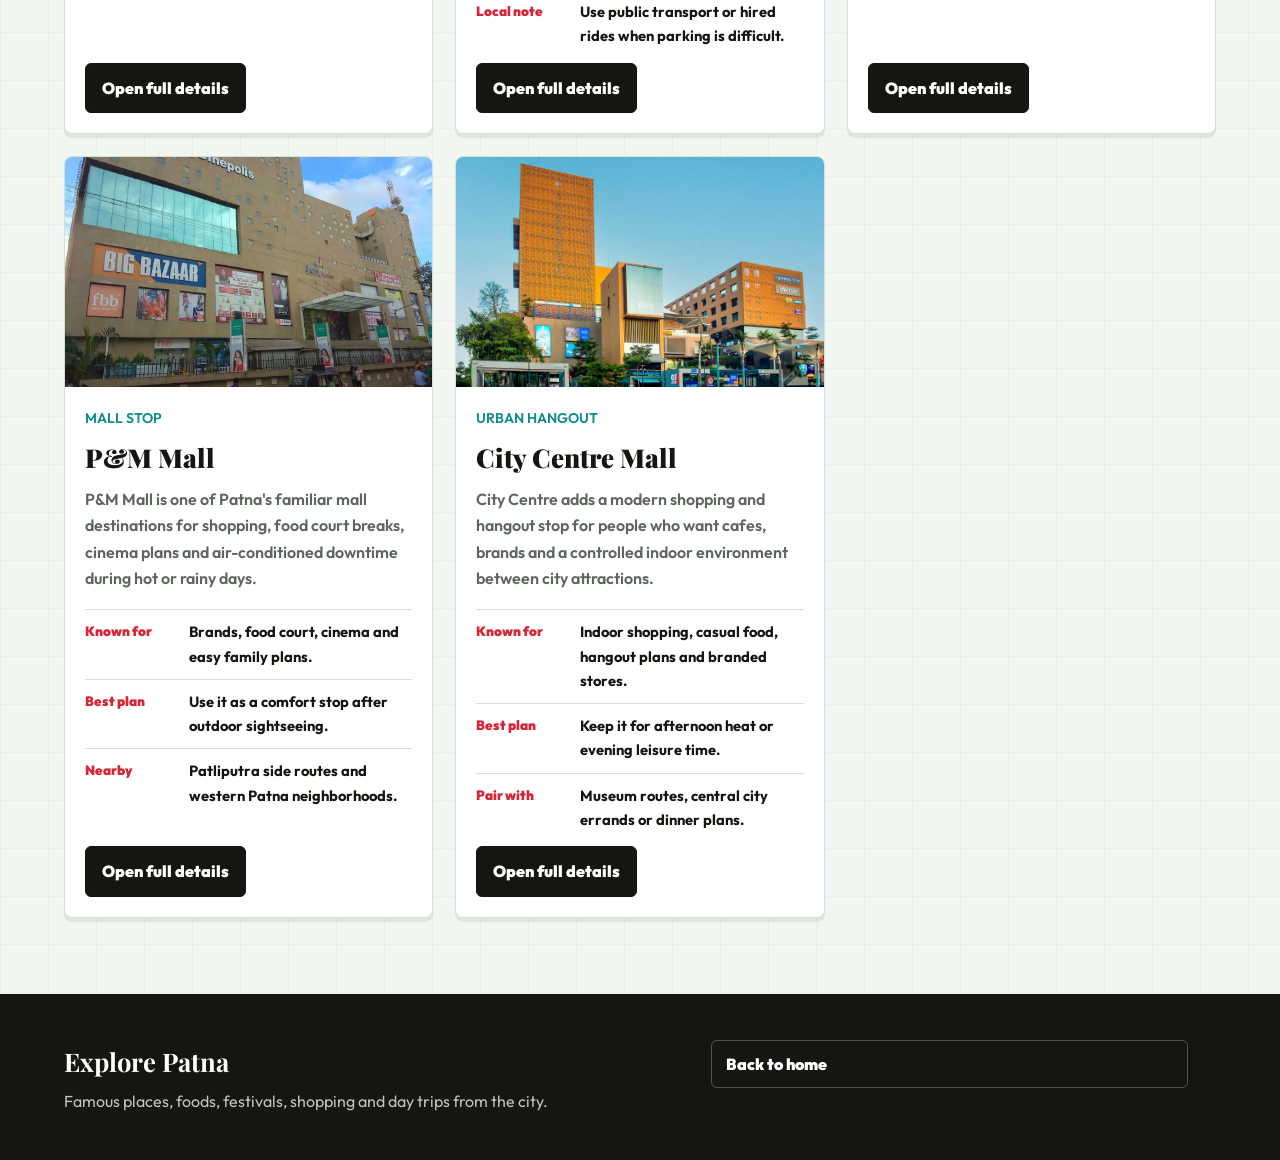
<file: shopping.html>
<!DOCTYPE html>
<html lang="en">
<head>
  <meta charset="UTF-8">
  <meta name="viewport" content="width=device-width, initial-scale=1.0">
  <meta name="description" content="Markets, malls and local buys in the Explore Patna city guide.">
  <title>Shopping Patna | Explore Patna</title>
  <link rel="icon" type="image/png" href="images/logo_prev_ui.png">
  <link rel="preconnect" href="https://fonts.googleapis.com">
  <link rel="preconnect" href="https://fonts.gstatic.com" crossorigin>
  <link href="https://fonts.googleapis.com/css2?family=Outfit:wght@400;500;600;700;800;900&amp;family=Playfair+Display:wght@700;800;900&amp;display=swap" rel="stylesheet">
  <link rel="stylesheet" href="style.css">
</head>
<body data-category-page="shopping">
  <header class="site-header" data-header>
    <a class="brand" href="index.html#home" aria-label="Explore Patna home">
      <img src="images/logo_prev_ui.png" alt="Explore Patna logo">
      <span>Explore Patna</span>
    </a>
    <button class="menu-toggle" type="button" aria-expanded="false" aria-controls="site-menu" data-menu-toggle>
      <span class="sr-only">Toggle menu</span>
    </button>
    <nav class="site-menu" id="site-menu" data-menu>
      <a href="index.html#famous">All</a>
      <a href="spiritual.html">Spiritual</a>
      <a href="heritage.html">Heritage</a>
      <a href="food.html">Food</a>
      <a href="culture.html">Culture</a>
      <a href="leisure.html">Leisure</a>
      <a href="shopping.html">Shopping</a>
      <a href="trips.html">Trips</a>
    </nav>
  </header>

  <main>
    <section class="category-page-hero" data-category-hero>
      <div class="category-page-copy reveal">
        <p class="kicker" data-category-count>Category</p>
        <h1 data-category-title>Shopping Patna</h1>
        <p data-category-intro>Markets, malls and local buys.</p>
        <div class="hero-actions">
          <a class="button primary" href="#cards">Open category cards</a>
          <a class="button secondary" href="index.html#famous">All Patna cards</a>
        </div>
      </div>
    </section>

    <section class="category-band" aria-label="Explore categories">
      <a href="spiritual.html">Temples and faith</a>
      <a href="heritage.html">History and museums</a>
      <a href="food.html">Food and sweets</a>
      <a href="culture.html">Festivals and crafts</a>
      <a href="leisure.html">Ghats and recreation</a>
      <a href="shopping.html">Markets and malls</a>
      <a href="trips.html">Nearby heritage trips</a>
    </section>

    <section class="section" id="cards">
      <div class="section-heading reveal">
        <p class="kicker">Detailed cards</p>
        <h2>Open any card for the full page.</h2>
        <p>Each card includes the main reason to visit, planning notes and nearby context for this category.</p>
      </div>
      <div class="card-grid" data-card-grid data-card-scope="shopping"></div>
    </section>
  </main>

  <footer class="site-footer">
    <div>
      <strong>Explore Patna</strong>
      <p>Famous places, foods, festivals, shopping and day trips from the city.</p>
    </div>
    <a href="index.html#home">Back to home</a>
  </footer>

  <script src="patna-data.js"></script>
  <script src="script.js"></script>
</body>
</html>
</file>
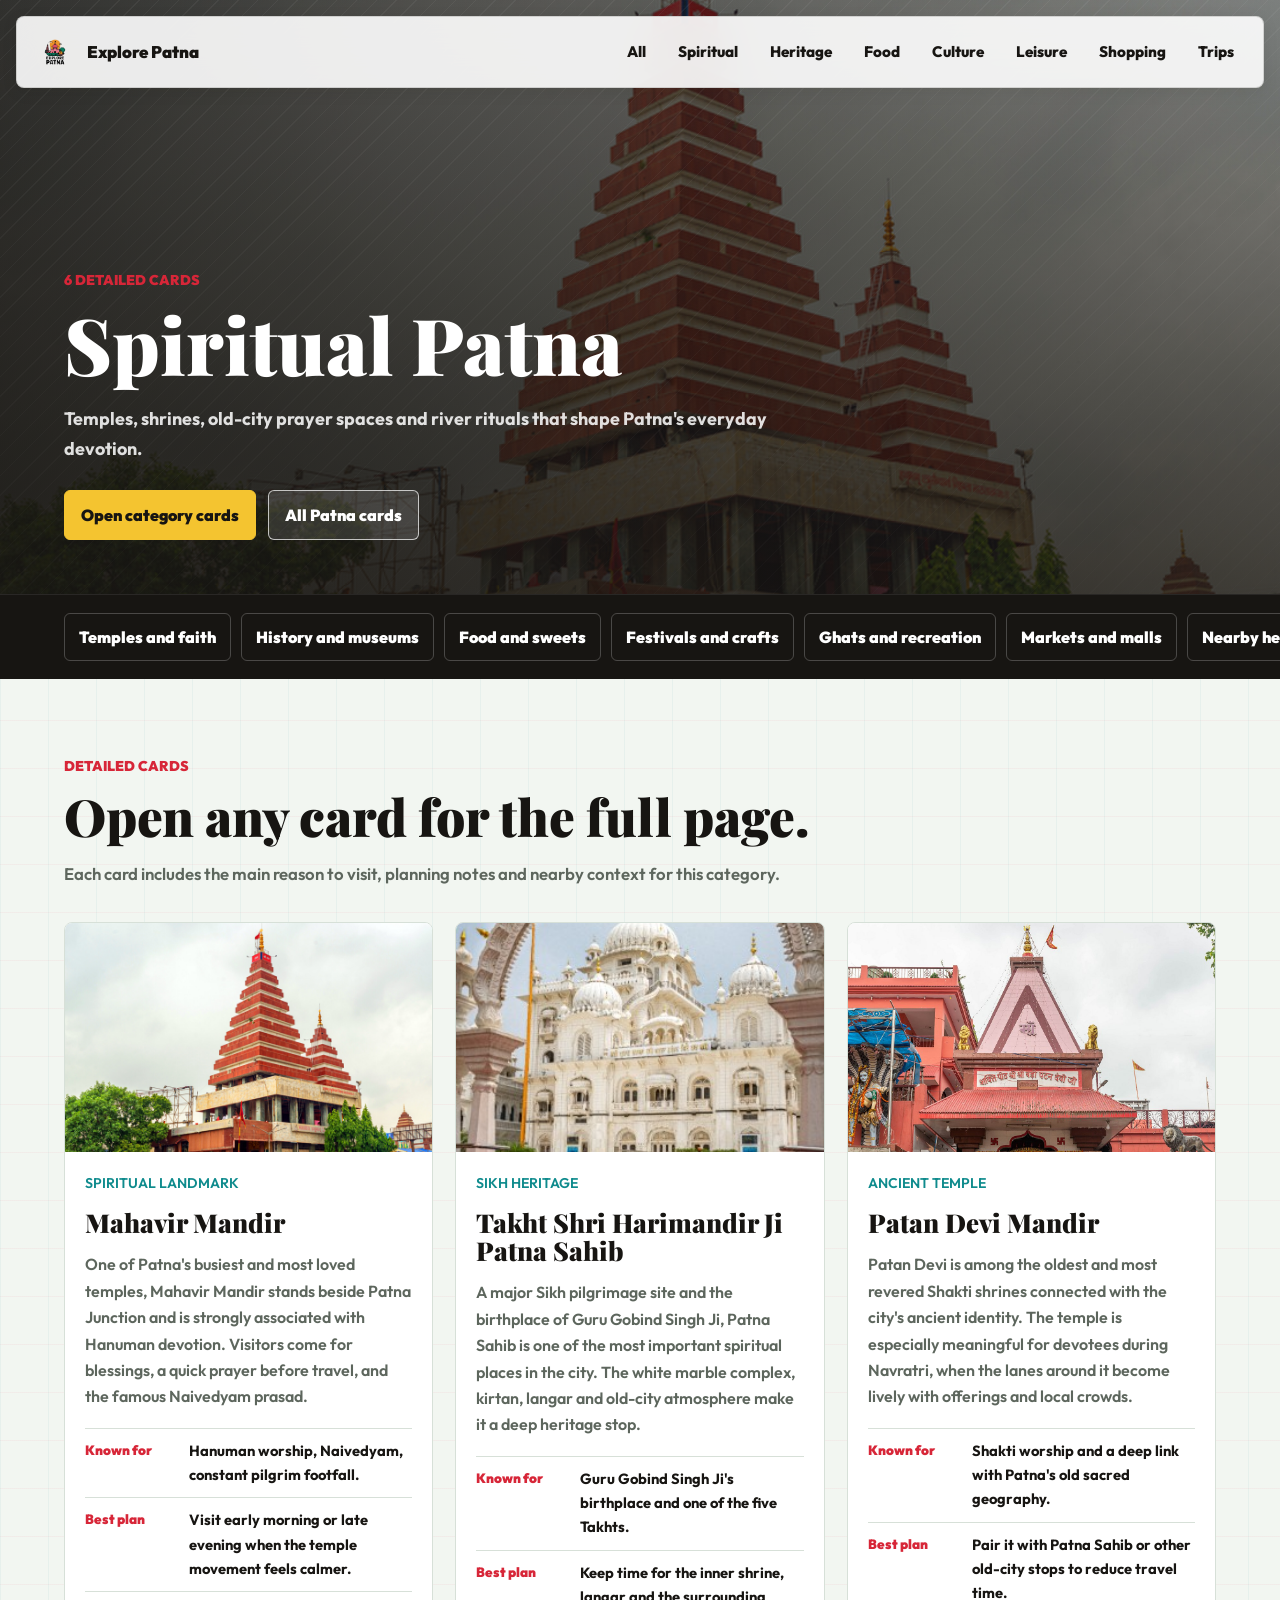
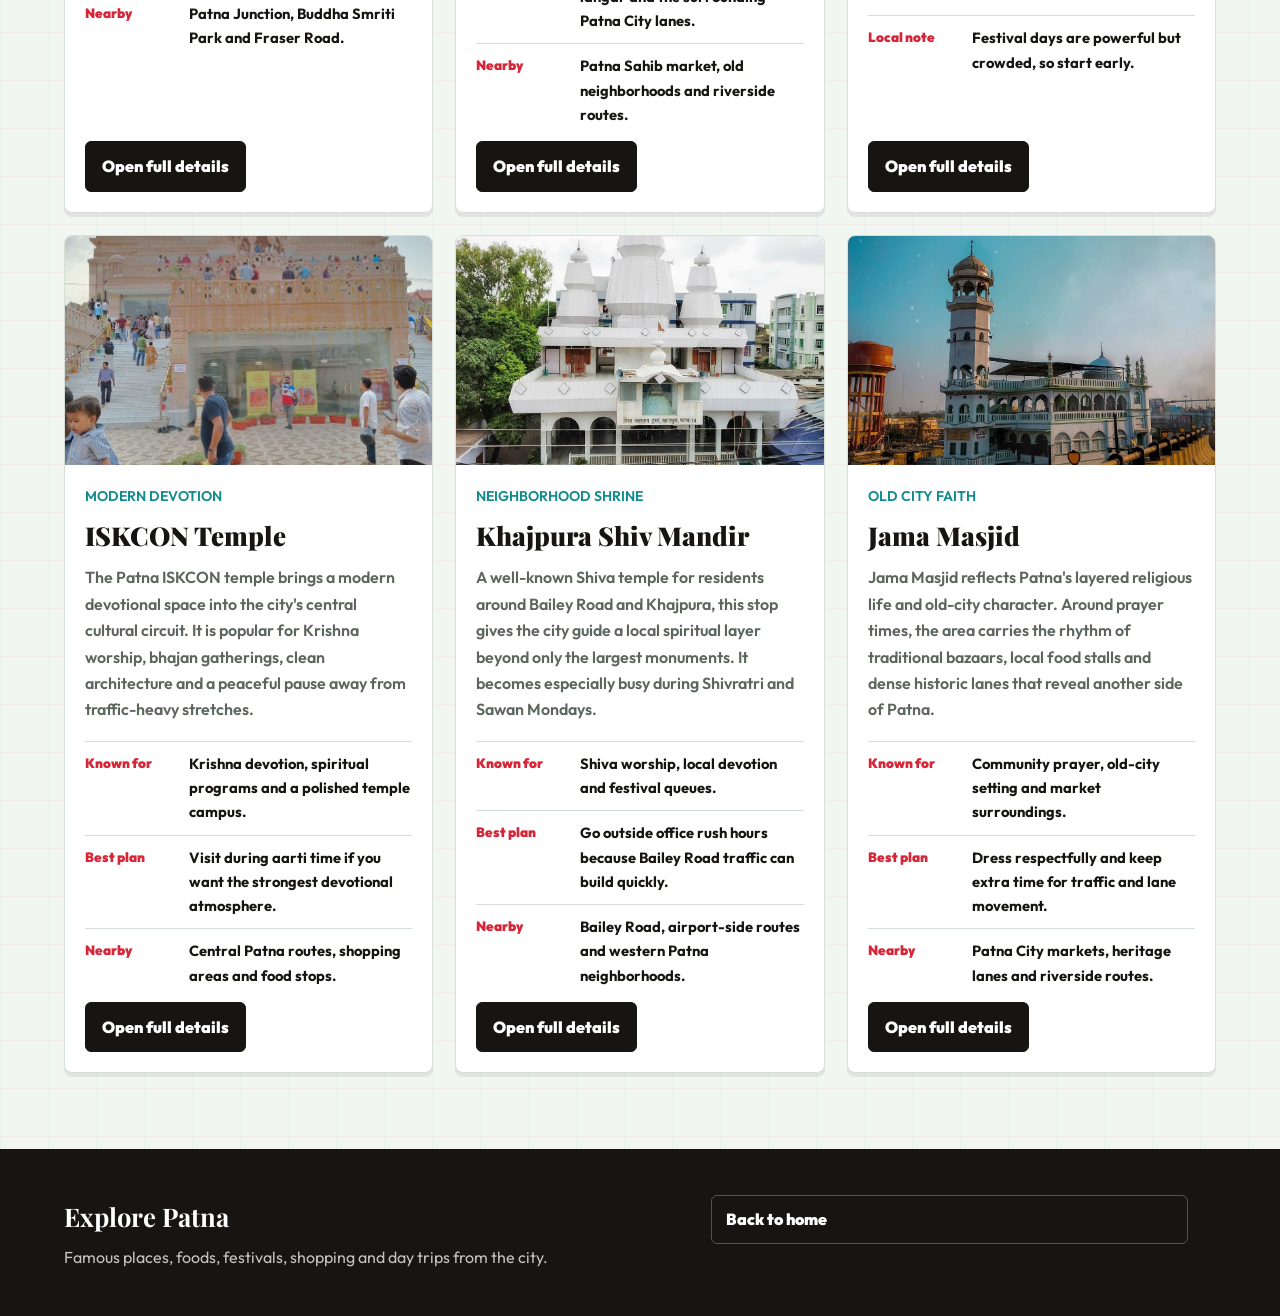
<file: spiritual.html>
<!DOCTYPE html>
<html lang="en">
<head>
  <meta charset="UTF-8">
  <meta name="viewport" content="width=device-width, initial-scale=1.0">
  <meta name="description" content="Temples, shrines and prayer spaces in the Explore Patna city guide.">
  <title>Spiritual Patna | Explore Patna</title>
  <link rel="icon" type="image/png" href="images/logo_prev_ui.png">
  <link rel="preconnect" href="https://fonts.googleapis.com">
  <link rel="preconnect" href="https://fonts.gstatic.com" crossorigin>
  <link href="https://fonts.googleapis.com/css2?family=Outfit:wght@400;500;600;700;800;900&amp;family=Playfair+Display:wght@700;800;900&amp;display=swap" rel="stylesheet">
  <link rel="stylesheet" href="style.css">
</head>
<body data-category-page="spiritual">
  <header class="site-header" data-header>
    <a class="brand" href="index.html#home" aria-label="Explore Patna home">
      <img src="images/logo_prev_ui.png" alt="Explore Patna logo">
      <span>Explore Patna</span>
    </a>
    <button class="menu-toggle" type="button" aria-expanded="false" aria-controls="site-menu" data-menu-toggle>
      <span class="sr-only">Toggle menu</span>
    </button>
    <nav class="site-menu" id="site-menu" data-menu>
      <a href="index.html#famous">All</a>
      <a href="spiritual.html">Spiritual</a>
      <a href="heritage.html">Heritage</a>
      <a href="food.html">Food</a>
      <a href="culture.html">Culture</a>
      <a href="leisure.html">Leisure</a>
      <a href="shopping.html">Shopping</a>
      <a href="trips.html">Trips</a>
    </nav>
  </header>

  <main>
    <section class="category-page-hero" data-category-hero>
      <div class="category-page-copy reveal">
        <p class="kicker" data-category-count>Category</p>
        <h1 data-category-title>Spiritual Patna</h1>
        <p data-category-intro>Temples, shrines and prayer spaces.</p>
        <div class="hero-actions">
          <a class="button primary" href="#cards">Open category cards</a>
          <a class="button secondary" href="index.html#famous">All Patna cards</a>
        </div>
      </div>
    </section>

    <section class="category-band" aria-label="Explore categories">
      <a href="spiritual.html">Temples and faith</a>
      <a href="heritage.html">History and museums</a>
      <a href="food.html">Food and sweets</a>
      <a href="culture.html">Festivals and crafts</a>
      <a href="leisure.html">Ghats and recreation</a>
      <a href="shopping.html">Markets and malls</a>
      <a href="trips.html">Nearby heritage trips</a>
    </section>

    <section class="section" id="cards">
      <div class="section-heading reveal">
        <p class="kicker">Detailed cards</p>
        <h2>Open any card for the full page.</h2>
        <p>Each card includes the main reason to visit, planning notes and nearby context for this category.</p>
      </div>
      <div class="card-grid" data-card-grid data-card-scope="spiritual"></div>
    </section>
  </main>

  <footer class="site-footer">
    <div>
      <strong>Explore Patna</strong>
      <p>Famous places, foods, festivals, shopping and day trips from the city.</p>
    </div>
    <a href="index.html#home">Back to home</a>
  </footer>

  <script src="patna-data.js"></script>
  <script src="script.js"></script>
</body>
</html>
</file>
<file: style.css>
/* Explore Patna redesign */

:root {
  --primary: #0f8b8d;
  --primary-light: #2fb7a4;
  --primary-glow: rgba(15, 139, 141, 0.18);
  --secondary: #171512;
  --accent: #d72638;
  --accent-glow: rgba(215, 38, 56, 0.16);
  --gold: #f4c430;
  --gold-glow: rgba(244, 196, 48, 0.22);
  --success: #2f9e44;
  --white: #ffffff;
  --bg-light: #f2f6f1;
  --bg-warm: #eef5f0;
  --card-bg: #ffffff;
  --text-main: #171512;
  --text-muted: #5d665d;
  --line: #d7e0d8;
  --panel: #e4ece6;
  --radius-lg: 8px;
  --radius-md: 8px;
  --radius-sm: 6px;
  --shadow-sm: 0 4px 16px rgba(23, 21, 18, 0.08);
  --shadow-md: 0 12px 34px rgba(23, 21, 18, 0.12);
  --transition: 180ms ease;
  --font-body: "Outfit", "Trebuchet MS", sans-serif;
  --font-heading: "Playfair Display", Georgia, serif;
}

*,
*::before,
*::after {
  box-sizing: border-box;
}

html {
  scroll-behavior: smooth;
}

body {
  margin: 0;
  color: var(--text-main);
  background:
    linear-gradient(90deg, rgba(15, 139, 141, 0.05) 1px, transparent 1px),
    linear-gradient(180deg, rgba(215, 38, 56, 0.045) 1px, transparent 1px),
    var(--bg-light);
  background-size: 48px 48px;
  font-family: var(--font-body);
  font-size: 16px;
  line-height: 1.65;
  letter-spacing: 0;
  overflow-x: hidden;
  -webkit-font-smoothing: antialiased;
  text-rendering: optimizeLegibility;
}

body.menu-open {
  overflow: hidden;
}

img {
  display: block;
  max-width: 100%;
}

a {
  color: inherit;
}

a:hover {
  color: var(--primary);
}

button,
a {
  font: inherit;
}

.sr-only {
  position: absolute;
  width: 1px;
  height: 1px;
  padding: 0;
  margin: -1px;
  overflow: hidden;
  clip: rect(0, 0, 0, 0);
  white-space: nowrap;
  border: 0;
}

.site-header {
  position: fixed;
  top: 16px;
  left: 16px;
  right: 16px;
  z-index: 1000;
  display: flex;
  align-items: center;
  justify-content: space-between;
  gap: 20px;
  min-height: 72px;
  padding: 12px 16px;
  background: rgba(255, 255, 255, 0.9);
  border: 1px solid rgba(23, 21, 18, 0.14);
  border-radius: var(--radius-lg);
  box-shadow: var(--shadow-sm);
  backdrop-filter: blur(18px);
}

.site-header.is-scrolled {
  min-height: 64px;
  box-shadow: var(--shadow-md);
}

.brand {
  display: inline-flex;
  align-items: center;
  gap: 10px;
  color: var(--text-main);
  font-weight: 900;
  font-size: 1.05rem;
  text-decoration: none;
  white-space: nowrap;
}

.brand img {
  width: 44px;
  height: 44px;
  object-fit: contain;
  border-radius: var(--radius-sm);
}

.site-menu {
  display: flex;
  align-items: center;
  gap: 6px;
  flex-wrap: wrap;
  justify-content: flex-end;
}

.site-menu a {
  display: inline-flex;
  align-items: center;
  min-height: 40px;
  padding: 8px 12px;
  border: 1px solid transparent;
  border-radius: var(--radius-sm);
  color: var(--text-main);
  font-size: 0.95rem;
  font-weight: 800;
  text-decoration: none;
  transition: var(--transition);
}

.site-menu a:hover,
.site-menu a:focus-visible {
  border-color: rgba(15, 139, 141, 0.35);
  background: rgba(15, 139, 141, 0.1);
  color: var(--primary);
  outline: none;
}

.menu-toggle {
  display: none;
  position: relative;
  width: 46px;
  height: 42px;
  border: 1px solid var(--line);
  border-radius: var(--radius-sm);
  background: var(--white);
  color: var(--text-main);
  cursor: pointer;
}

.menu-toggle::before {
  content: "";
  position: absolute;
  left: 50%;
  top: 50%;
  width: 20px;
  height: 16px;
  transform: translate(-50%, -50%);
  background:
    linear-gradient(currentColor, currentColor) 0 0 / 20px 2px no-repeat,
    linear-gradient(currentColor, currentColor) 0 7px / 20px 2px no-repeat,
    linear-gradient(currentColor, currentColor) 0 14px / 20px 2px no-repeat;
}

.hero {
  position: relative;
  min-height: 76vh;
  display: flex;
  flex-direction: column;
  justify-content: flex-end;
  padding: 128px 5vw 28px;
  color: var(--white);
  isolation: isolate;
  overflow: hidden;
}

.hero-media {
  position: absolute;
  inset: 0;
  z-index: -2;
  background-image: url("images/ganga.jpeg");
  background-position: center;
  background-size: cover;
  transform: scale(1.03);
}

.hero-overlay {
  position: absolute;
  inset: 0;
  z-index: -1;
  background:
    linear-gradient(90deg, rgba(23, 21, 18, 0.88), rgba(23, 21, 18, 0.56) 50%, rgba(23, 21, 18, 0.26)),
    repeating-linear-gradient(135deg, rgba(255, 255, 255, 0.05) 0, rgba(255, 255, 255, 0.05) 1px, transparent 1px, transparent 12px);
}

.hero-content {
  width: min(900px, 100%);
  padding-bottom: 28px;
}

.kicker,
.card-type {
  margin: 0 0 10px;
  color: var(--accent);
  font-size: 0.88rem;
  font-weight: 900;
  text-transform: uppercase;
  letter-spacing: 0;
}

.hero .kicker {
  color: var(--gold);
}

h1,
h2,
h3,
h4 {
  margin: 0;
  font-family: var(--font-heading);
  line-height: 1.08;
  letter-spacing: 0;
}

h1 {
  max-width: 860px;
  font-size: 4.9rem;
  font-weight: 900;
}

h2 {
  font-size: 3.2rem;
  font-weight: 900;
}

h3 {
  font-size: 1.62rem;
  font-weight: 900;
}

.hero-copy {
  max-width: 760px;
  margin: 20px 0 0;
  color: rgba(255, 255, 255, 0.88);
  font-size: 1.15rem;
  font-weight: 600;
}

.hero-actions {
  display: flex;
  gap: 12px;
  flex-wrap: wrap;
  margin-top: 26px;
}

.button,
.filter-button,
.card-body a {
  display: inline-flex;
  align-items: center;
  justify-content: center;
  min-height: 44px;
  padding: 11px 16px;
  border: 1px solid var(--text-main);
  border-radius: var(--radius-sm);
  font-weight: 900;
  text-decoration: none;
  cursor: pointer;
  transition: var(--transition);
}

.button.primary {
  border-color: var(--gold);
  background: var(--gold);
  color: var(--text-main);
}

.button.secondary {
  border-color: rgba(255, 255, 255, 0.7);
  background: rgba(255, 255, 255, 0.12);
  color: var(--white);
}

.button:hover,
.filter-button:hover,
.filter-button:focus-visible,
.card-body a:hover {
  transform: translateY(-2px);
  box-shadow: var(--shadow-sm);
}

.city-strip {
  display: grid;
  grid-template-columns: repeat(3, minmax(0, 1fr));
  gap: 1px;
  width: min(1040px, 100%);
  margin-top: auto;
  border: 1px solid rgba(255, 255, 255, 0.2);
  background: rgba(255, 255, 255, 0.2);
  border-radius: var(--radius-lg);
  overflow: hidden;
}

.city-strip div {
  min-height: 92px;
  padding: 16px;
  background: rgba(23, 21, 18, 0.5);
  backdrop-filter: blur(12px);
}

.city-strip strong,
.city-strip span {
  display: block;
}

.city-strip strong {
  font-size: 1rem;
  font-weight: 900;
  color: var(--gold);
}

.city-strip span {
  margin-top: 4px;
  color: rgba(255, 255, 255, 0.84);
  font-size: 0.92rem;
  line-height: 1.45;
}

.landing-picks {
  background:
    linear-gradient(135deg, rgba(15, 139, 141, 0.12), rgba(215, 38, 56, 0.08)),
    var(--bg-warm);
}

.landing-pick-grid {
  display: grid;
  grid-template-columns: repeat(4, minmax(0, 1fr));
  gap: 18px;
}

.landing-pick {
  display: grid;
  grid-template-rows: 210px auto auto;
  gap: 12px;
  min-width: 0;
  padding: 12px;
  border: 1px solid var(--line);
  border-radius: var(--radius-lg);
  background: var(--card-bg);
  color: var(--text-main);
  text-decoration: none;
  box-shadow: 0 4px 0 rgba(23, 21, 18, 0.08);
  transition: var(--transition);
}

.landing-pick:hover,
.landing-pick:focus-visible {
  transform: translateY(-5px);
  border-color: rgba(15, 139, 141, 0.6);
  color: var(--text-main);
  box-shadow: 0 12px 0 rgba(15, 139, 141, 0.18), var(--shadow-md);
  outline: none;
}

.landing-pick img {
  width: 100%;
  height: 100%;
  object-fit: cover;
  border-radius: var(--radius-sm);
}

.landing-pick span {
  color: var(--accent);
  font-size: 0.86rem;
  font-weight: 900;
  text-transform: uppercase;
}

.landing-pick strong {
  font-size: 1rem;
  line-height: 1.45;
}

.category-band {
  display: flex;
  gap: 10px;
  overflow-x: auto;
  padding: 18px 5vw;
  background: var(--secondary);
  border-top: 1px solid rgba(255, 255, 255, 0.08);
  scrollbar-width: thin;
}

.category-band a {
  flex: 0 0 auto;
  padding: 10px 14px;
  border: 1px solid rgba(255, 255, 255, 0.22);
  border-radius: var(--radius-sm);
  color: var(--white);
  font-weight: 900;
  text-decoration: none;
  transition: var(--transition);
}

.category-band a:hover {
  background: var(--gold);
  border-color: var(--gold);
  color: var(--text-main);
}

.section {
  padding: 76px 5vw;
}

.intro-section {
  padding-bottom: 36px;
}

.section-heading {
  max-width: 920px;
  margin: 0 0 34px;
}

.section-heading p:not(.kicker) {
  max-width: 820px;
  margin: 16px 0 0;
  color: var(--text-muted);
  font-size: 1.05rem;
  font-weight: 600;
}

.filter-bar {
  position: sticky;
  top: 104px;
  z-index: 20;
  display: flex;
  gap: 10px;
  flex-wrap: wrap;
  margin: 0 0 28px;
  padding: 12px;
  border: 1px solid var(--line);
  border-radius: var(--radius-lg);
  background: rgba(255, 255, 255, 0.9);
  backdrop-filter: blur(16px);
}

.filter-button {
  min-height: 40px;
  padding: 9px 14px;
  border-color: var(--line);
  background: var(--white);
  color: var(--text-main);
}

.filter-button.active {
  border-color: var(--secondary);
  background: var(--secondary);
  color: var(--white);
}

.card-grid {
  display: grid;
  grid-template-columns: repeat(auto-fit, minmax(292px, 1fr));
  gap: 22px;
  align-items: stretch;
}

.patna-card {
  display: flex;
  flex-direction: column;
  min-width: 0;
  min-height: 100%;
  overflow: hidden;
  border: 1px solid var(--line);
  border-radius: var(--radius-lg);
  background: var(--card-bg);
  box-shadow: 0 4px 0 rgba(23, 21, 18, 0.08);
  transition: transform var(--transition), box-shadow var(--transition), border-color var(--transition);
}

.patna-card:hover {
  transform: translateY(-5px);
  border-color: rgba(15, 139, 141, 0.6);
  box-shadow: 0 12px 0 rgba(15, 139, 141, 0.18), var(--shadow-md);
}

.patna-card[role="link"] {
  cursor: pointer;
}

.patna-card.is-hidden {
  display: none;
}

.patna-card img {
  width: 100%;
  aspect-ratio: 16 / 10;
  object-fit: cover;
  background: var(--panel);
}

.card-body {
  display: flex;
  flex-direction: column;
  flex: 1;
  gap: 14px;
  padding: 20px;
}

.card-body p {
  margin: 0;
  color: var(--text-muted);
  font-weight: 600;
}

.card-body .card-type {
  color: var(--primary);
}

.detail-list {
  display: grid;
  gap: 10px;
  margin: 4px 0 0;
  padding: 0;
}

.detail-list div {
  display: grid;
  grid-template-columns: 92px minmax(0, 1fr);
  gap: 12px;
  padding-top: 10px;
  border-top: 1px solid var(--line);
}

.detail-list strong {
  color: var(--accent);
  font-size: 0.84rem;
  font-weight: 900;
}

.detail-list span {
  min-width: 0;
  margin: 0;
  color: var(--text-main);
  font-size: 0.92rem;
  font-weight: 700;
}

.detail-list a {
  min-height: auto;
  padding: 0;
  border: 0;
  border-radius: 0;
  color: var(--primary);
  text-align: left;
  text-decoration: underline;
  text-decoration-thickness: 2px;
  text-underline-offset: 3px;
}

.card-open {
  align-self: flex-start;
  margin-top: auto;
  border-color: var(--secondary) !important;
  background: var(--secondary);
  color: var(--white) !important;
}

.card-open:hover {
  background: var(--primary);
  border-color: var(--primary) !important;
  color: var(--white) !important;
}

.category-page-hero {
  position: relative;
  min-height: 66vh;
  display: flex;
  align-items: flex-end;
  padding: 128px 5vw 54px;
  color: var(--white);
  background-color: var(--secondary);
  background-position: center;
  background-size: cover;
  isolation: isolate;
  overflow: hidden;
}

.category-page-hero::after {
  content: "";
  position: absolute;
  inset: 0;
  z-index: -1;
  background:
    linear-gradient(180deg, rgba(23, 21, 18, 0.08), rgba(23, 21, 18, 0.68)),
    repeating-linear-gradient(135deg, rgba(255, 255, 255, 0.05) 0, rgba(255, 255, 255, 0.05) 1px, transparent 1px, transparent 14px);
}

.category-page-copy {
  width: min(900px, 100%);
}

.category-page-copy p:not(.kicker) {
  max-width: 760px;
  margin: 18px 0 0;
  color: rgba(255, 255, 255, 0.86);
  font-size: 1.12rem;
  font-weight: 700;
}

.item-hero {
  display: grid;
  grid-template-columns: minmax(0, 0.9fr) minmax(0, 1.1fr);
  gap: 34px;
  align-items: end;
  min-height: 72vh;
  padding: 126px 5vw 58px;
  background: var(--secondary);
  color: var(--white);
}

.item-hero img {
  width: 100%;
  height: 520px;
  object-fit: cover;
  border: 1px solid rgba(255, 255, 255, 0.2);
  border-radius: var(--radius-lg);
}

.item-hero-copy {
  max-width: 820px;
}

.item-hero-copy p:not(.kicker) {
  max-width: 760px;
  margin: 18px 0 0;
  color: rgba(255, 255, 255, 0.84);
  font-size: 1.12rem;
  font-weight: 700;
}

.detail-content {
  background: var(--bg-warm);
}

.detail-panel {
  display: grid;
  grid-template-columns: minmax(0, 0.9fr) minmax(0, 1.1fr);
  gap: 28px;
  align-items: start;
  padding: 30px 0;
  border-top: 2px solid var(--secondary);
  border-bottom: 2px solid var(--secondary);
}

.detail-list-large {
  gap: 0;
}

.detail-list-large div {
  grid-template-columns: 130px minmax(0, 1fr);
  padding: 16px 0;
}

.detail-empty {
  min-height: 70vh;
  display: flex;
  align-items: center;
  padding-top: 132px;
}

.route-section {
  background: var(--secondary);
  color: var(--white);
}

.route-section .section-heading p:not(.kicker),
.route-item p {
  color: rgba(255, 255, 255, 0.78);
}

.route-section .kicker {
  color: var(--gold);
}

.route-list {
  display: grid;
  grid-template-columns: repeat(3, minmax(0, 1fr));
  gap: 18px;
}

.route-item {
  min-height: 220px;
  padding: 24px;
  border: 1px solid rgba(255, 255, 255, 0.2);
  border-radius: var(--radius-lg);
  background:
    repeating-linear-gradient(135deg, rgba(255, 255, 255, 0.05) 0, rgba(255, 255, 255, 0.05) 1px, transparent 1px, transparent 10px),
    rgba(255, 255, 255, 0.06);
}

.route-item strong {
  display: block;
  margin-bottom: 12px;
  color: var(--gold);
  font-family: var(--font-heading);
  font-size: 1.8rem;
  line-height: 1.1;
}

.route-item p {
  margin: 0;
  font-weight: 600;
}

.mosaic-section {
  background: var(--bg-warm);
}

.mosaic {
  display: grid;
  grid-template-columns: 1.25fr 0.75fr 1fr;
  grid-auto-rows: 210px;
  gap: 14px;
}

.mosaic img {
  width: 100%;
  height: 100%;
  object-fit: cover;
  border-radius: var(--radius-lg);
  border: 1px solid var(--line);
}

.mosaic img:first-child {
  grid-row: span 2;
}

.mosaic img:last-child {
  grid-column: span 2;
}

.site-footer {
  display: grid;
  grid-template-columns: minmax(0, 1.3fr) minmax(0, 1fr) auto;
  gap: 28px;
  align-items: start;
  padding: 46px 5vw;
  background: var(--secondary);
  color: var(--white);
}

.site-footer strong {
  display: block;
  font-family: var(--font-heading);
  font-size: 1.6rem;
}

.site-footer p {
  margin: 6px 0 0;
  color: rgba(255, 255, 255, 0.74);
}

.footer-links {
  display: flex;
  flex-wrap: wrap;
  gap: 10px;
}

.site-footer a,
.footer-side span {
  padding: 10px 14px;
  border: 1px solid rgba(255, 255, 255, 0.26);
  border-radius: var(--radius-sm);
  color: var(--white);
  font-weight: 900;
  text-decoration: none;
}

.footer-side {
  display: grid;
  gap: 10px;
  justify-items: end;
}

.footer-side span {
  color: var(--gold);
}

.site-footer a:hover {
  background: var(--white);
  color: var(--text-main);
}

.js .reveal {
  opacity: 0;
  transform: translateY(22px);
  transition: opacity 500ms ease, transform 500ms ease;
}

.js .reveal.is-visible {
  opacity: 1;
  transform: translateY(0);
}

/* Compatibility for existing destination pages */
.section-badge {
  display: inline-flex;
  align-items: center;
  padding: 8px 12px;
  border: 1px solid rgba(15, 139, 141, 0.22);
  border-radius: var(--radius-sm);
  background: rgba(15, 139, 141, 0.1);
  color: var(--primary);
  font-size: 0.86rem;
  font-weight: 900;
  text-transform: uppercase;
  letter-spacing: 0;
}

.section-title {
  margin: 8px 0 0;
  color: inherit;
  font-family: var(--font-heading);
  font-size: 3rem;
  font-weight: 900;
  line-height: 1.08;
}

.text-muted {
  color: var(--text-muted) !important;
}

.glass-morphism {
  background: rgba(255, 255, 255, 0.9);
  border: 1px solid var(--line);
  border-radius: var(--radius-lg);
}

.card,
.pulse-card,
.info-card,
.tip-card,
.pricing-card,
.scorecard,
.gallery-item {
  border-radius: var(--radius-lg) !important;
}

@media (max-width: 1120px) {
  h1 {
    font-size: 3.8rem;
  }

  h2,
  .section-title {
    font-size: 2.6rem;
  }

  .site-header {
    align-items: flex-start;
  }

  .site-menu {
    max-width: 680px;
  }
}

@media (max-width: 860px) {
  .site-header {
    top: 10px;
    left: 10px;
    right: 10px;
    align-items: center;
    min-height: 62px;
  }

  .menu-toggle {
    display: block;
  }

  .site-menu {
    position: fixed;
    top: 84px;
    left: 10px;
    right: 10px;
    display: none;
    max-height: calc(100vh - 104px);
    overflow-y: auto;
    padding: 12px;
    border: 1px solid var(--line);
    border-radius: var(--radius-lg);
    background: rgba(255, 255, 255, 0.96);
    box-shadow: var(--shadow-md);
    backdrop-filter: blur(18px);
  }

  .site-menu.is-open {
    display: grid;
    grid-template-columns: 1fr;
  }

  .site-menu a {
    min-height: 46px;
  }

  .hero {
    min-height: 72vh;
    padding: 110px 20px 20px;
  }

  .category-page-hero {
    min-height: 58vh;
    padding: 112px 20px 46px;
  }

  .item-hero,
  .detail-panel {
    grid-template-columns: 1fr;
  }

  .item-hero {
    min-height: 0;
    padding: 104px 20px 50px;
  }

  .item-hero img {
    height: 360px;
  }

  h1 {
    font-size: 2.7rem;
  }

  h2,
  .section-title {
    font-size: 2.15rem;
  }

  h3 {
    font-size: 1.45rem;
  }

  .hero-copy,
  .section-heading p:not(.kicker) {
    font-size: 1rem;
  }

  .city-strip,
  .route-list,
  .landing-pick-grid,
  .site-footer {
    grid-template-columns: 1fr;
  }

  .city-strip div {
    min-height: auto;
  }

  .landing-pick {
    grid-template-rows: 230px auto auto;
  }

  .footer-side {
    justify-items: start;
  }

  .section {
    padding: 58px 20px;
  }

  .category-band {
    padding: 14px 20px;
  }

  .filter-bar {
    top: 82px;
    overflow-x: auto;
    flex-wrap: nowrap;
    scrollbar-width: thin;
  }

  .filter-button {
    flex: 0 0 auto;
  }

  .card-grid {
    grid-template-columns: repeat(auto-fit, minmax(260px, 1fr));
  }

  .mosaic {
    grid-template-columns: 1fr;
    grid-auto-rows: 210px;
  }

  .mosaic img:first-child,
  .mosaic img:last-child {
    grid-row: auto;
    grid-column: auto;
  }
}

@media (max-width: 520px) {
  body {
    font-size: 15px;
  }

  .brand span {
    max-width: 160px;
    overflow: hidden;
    text-overflow: ellipsis;
  }

  .hero {
    min-height: 0;
    padding-top: 96px;
  }

  .category-page-hero {
    min-height: 0;
    padding-top: 104px;
  }

  .item-hero img {
    height: 270px;
  }

  h1 {
    font-size: 2.15rem;
  }

  h2,
  .section-title {
    font-size: 1.85rem;
  }

  .hero-actions,
  .footer-links,
  .footer-side {
    flex-direction: column;
    align-items: stretch;
  }

  .button,
  .site-footer a {
    width: 100%;
  }

  .footer-side {
    display: flex;
  }

  .landing-pick {
    grid-template-rows: 190px auto auto;
  }

  .card-grid {
    grid-template-columns: 1fr;
  }

  .card-body {
    padding: 16px;
  }

  .detail-list div {
    grid-template-columns: 1fr;
    gap: 2px;
  }
}

@media (prefers-reduced-motion: reduce) {
  *,
  *::before,
  *::after {
    scroll-behavior: auto !important;
    transition: none !important;
  }

  .js .reveal {
    opacity: 1;
    transform: none;
  }
}
</file>
